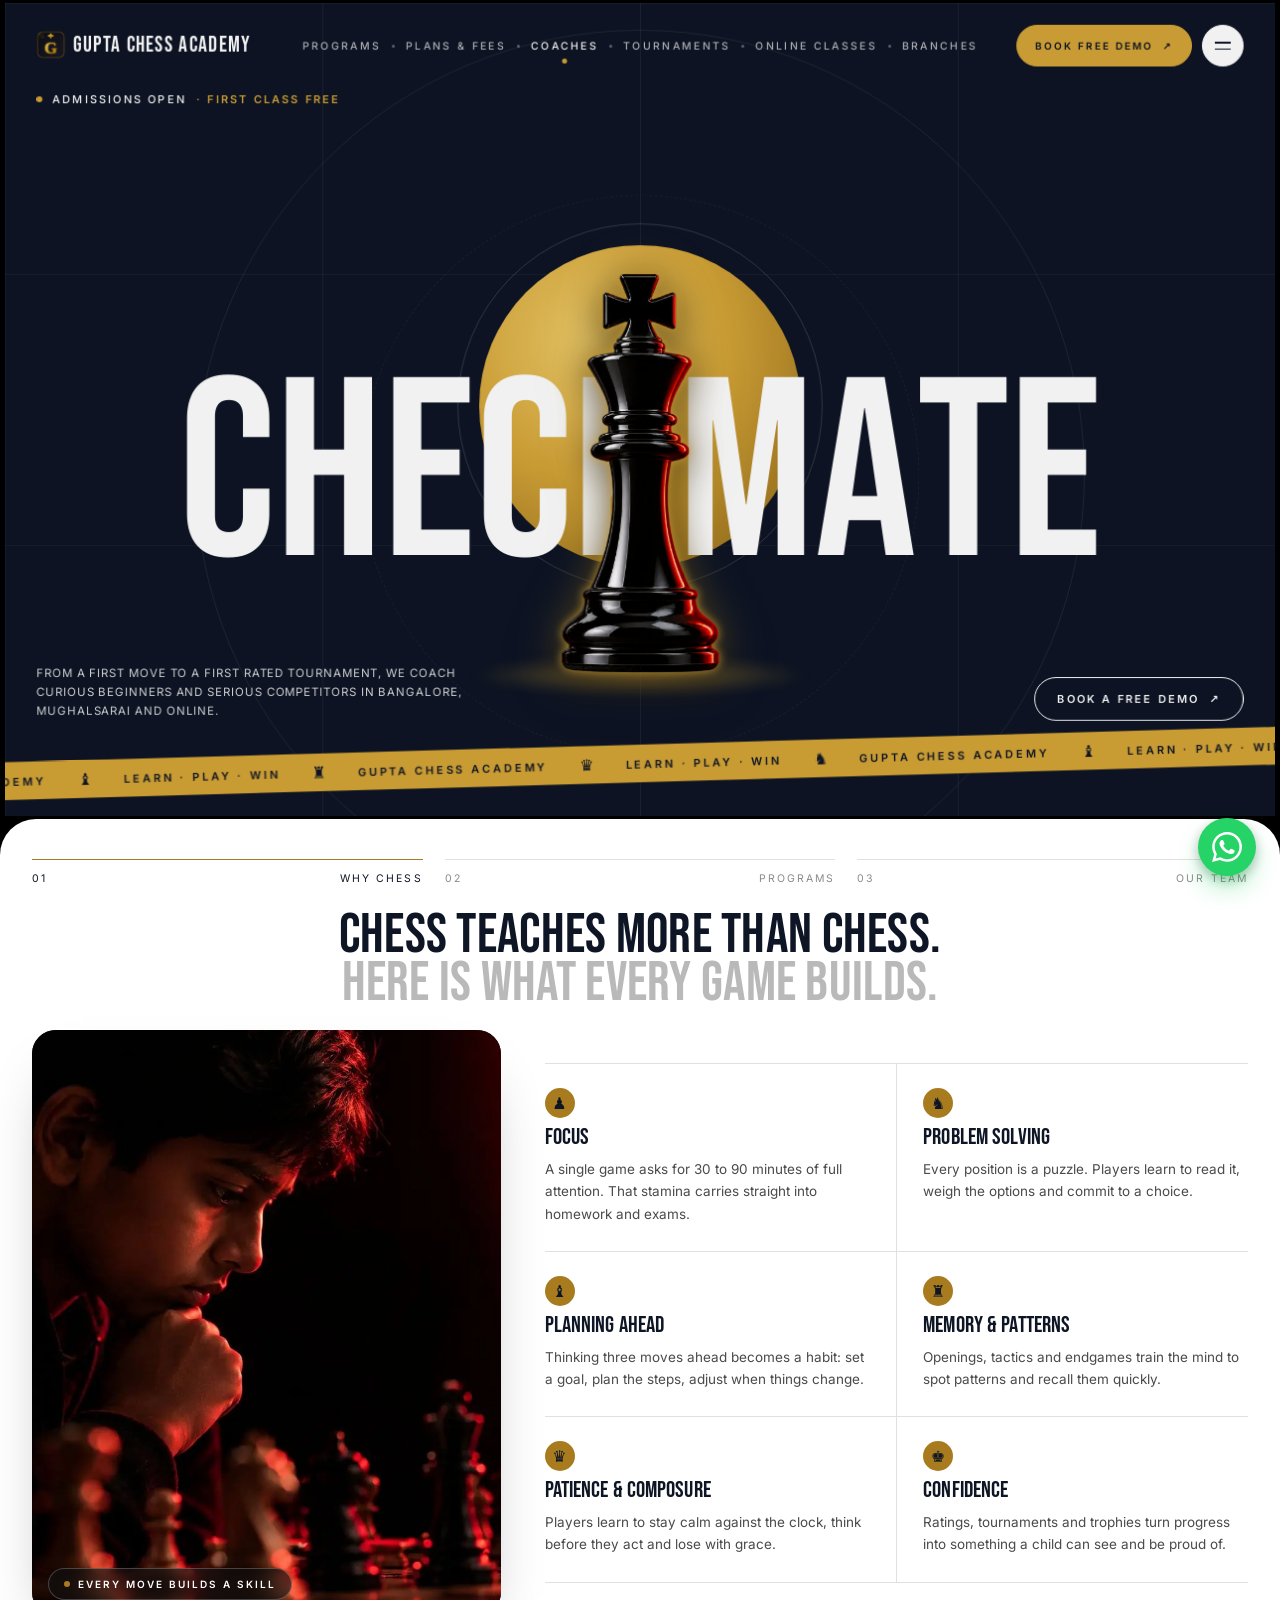
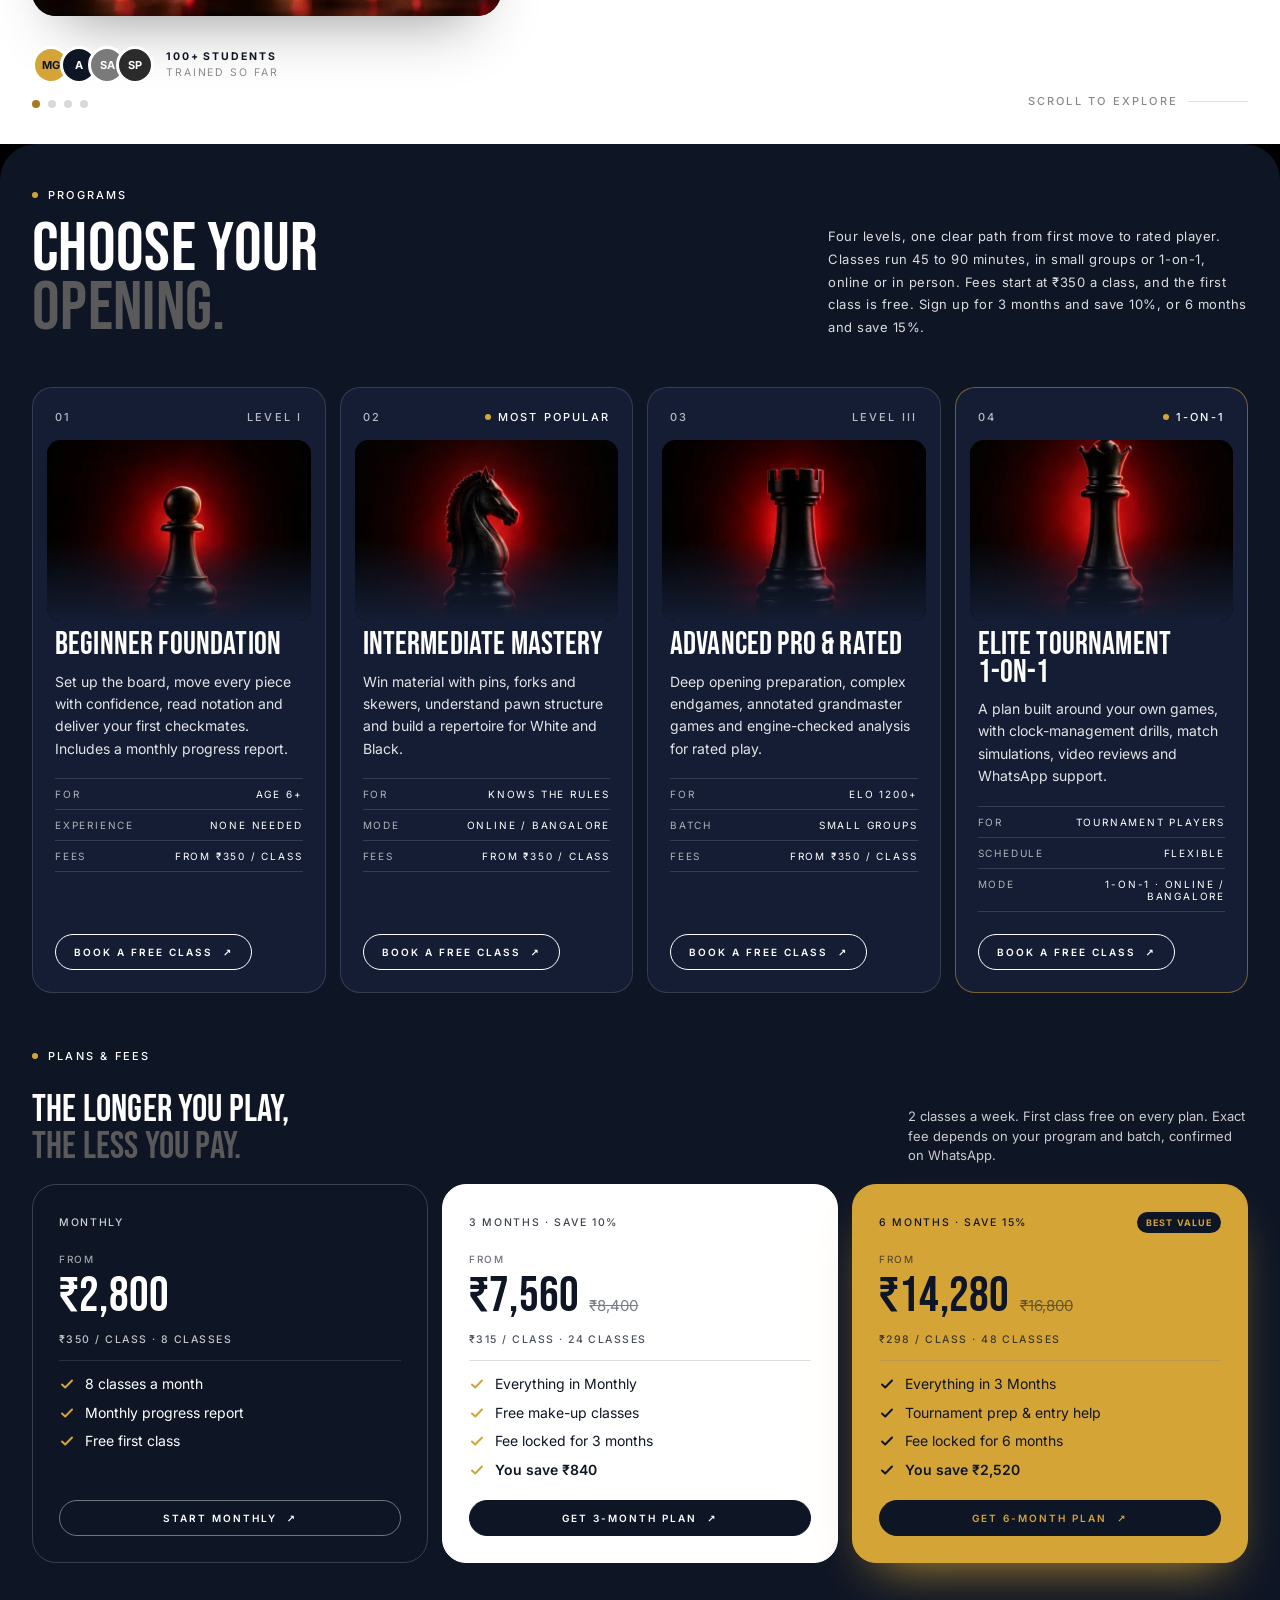
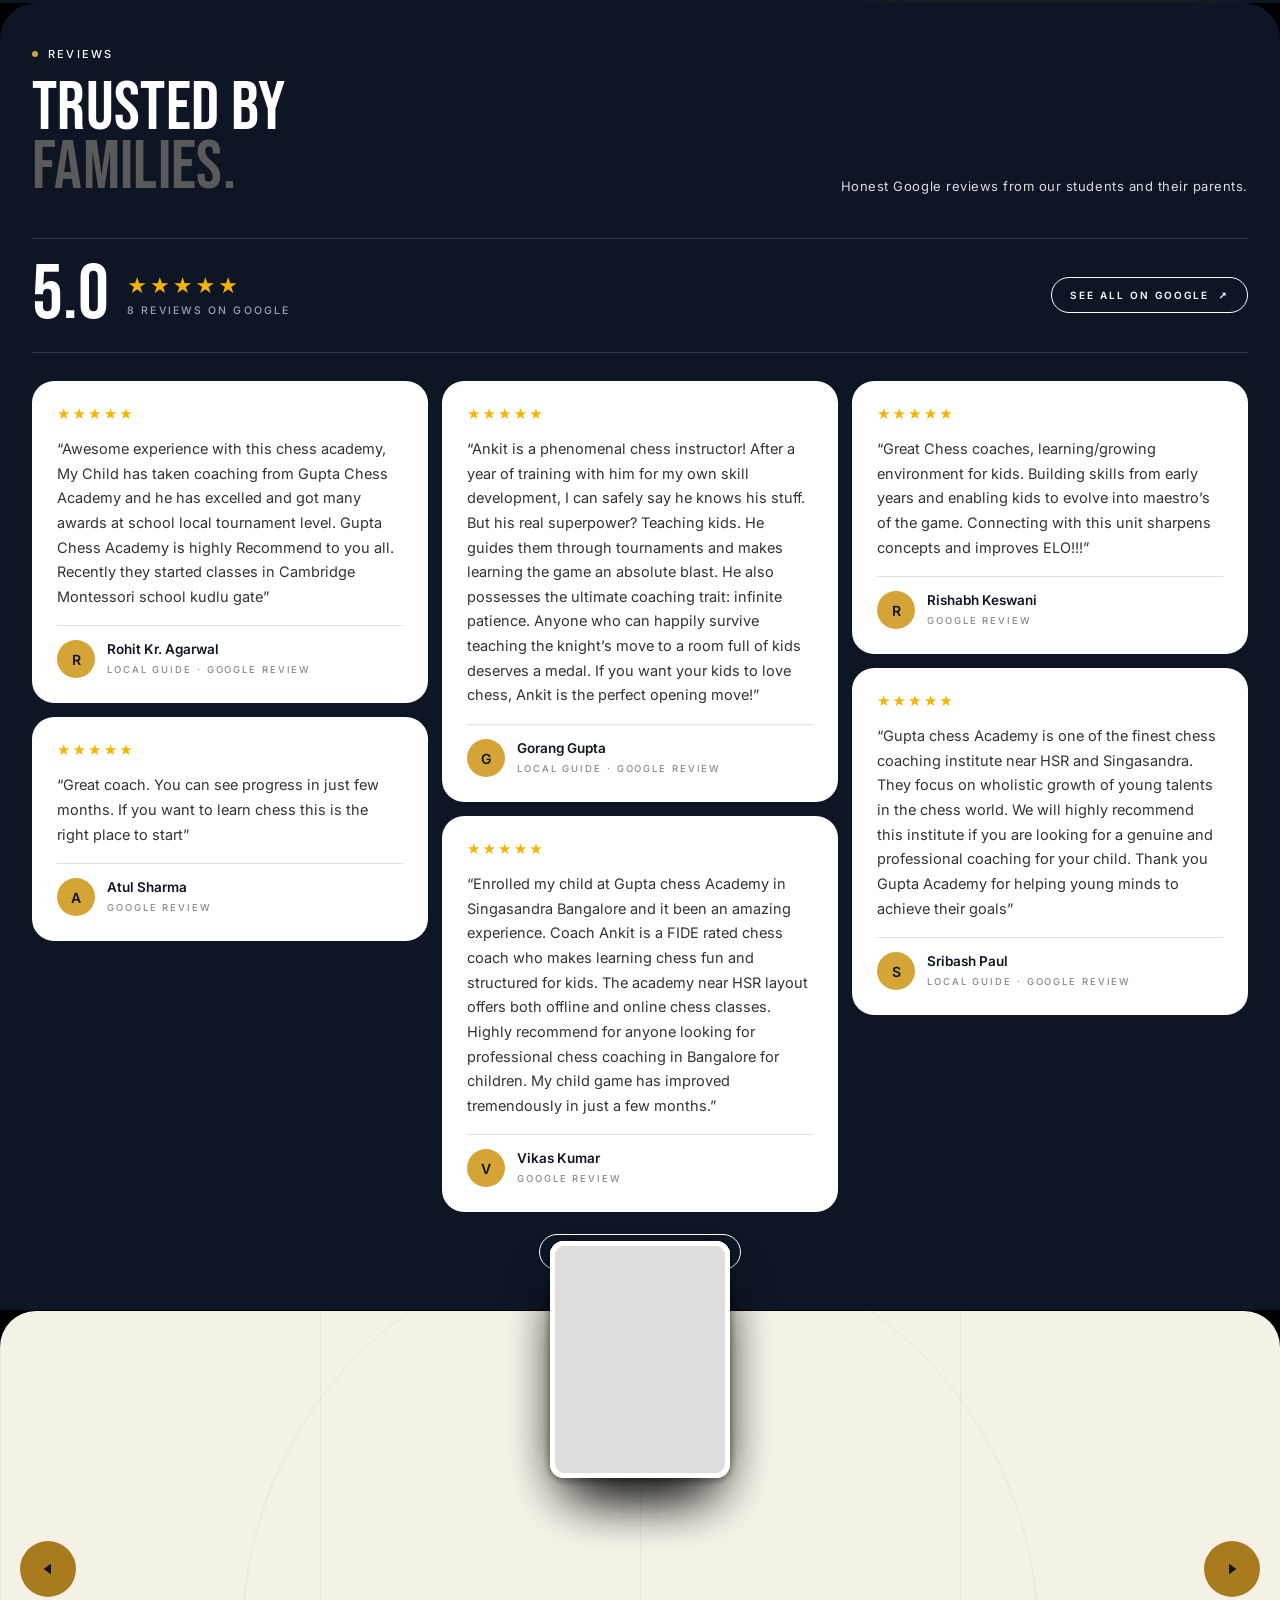
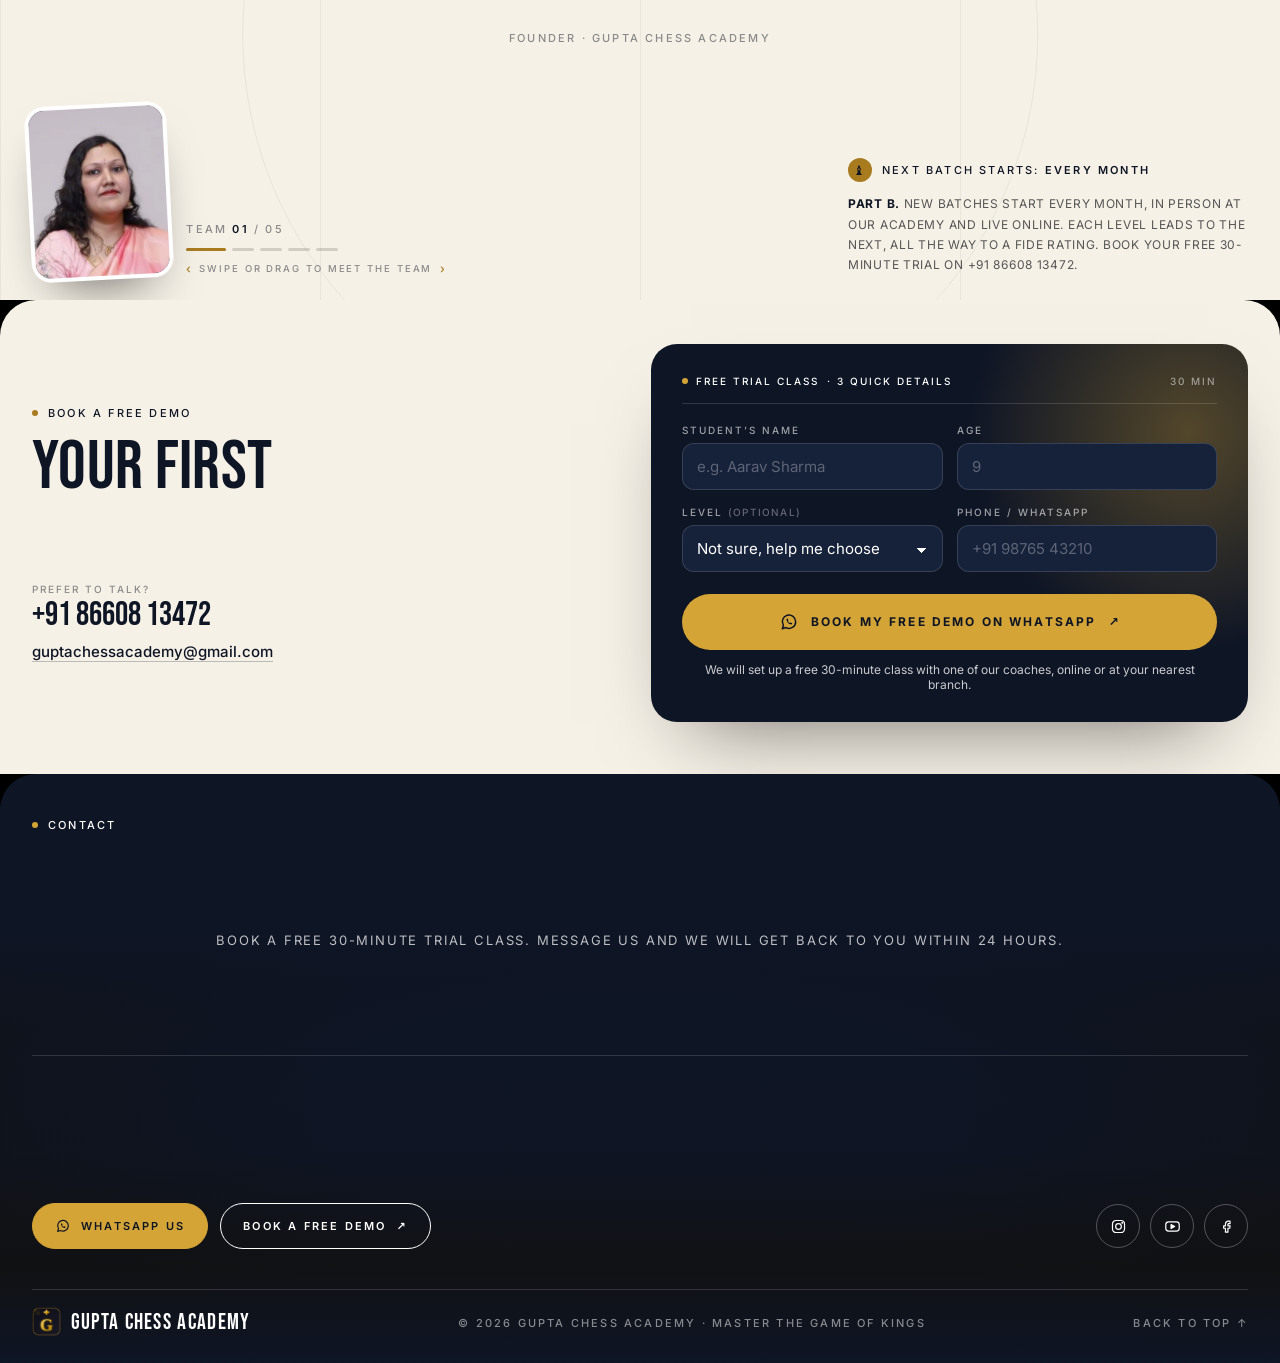
<file: index.html>
<!doctype html>
<html lang="en">
<head>
<meta charset="utf-8">
<meta name="viewport" content="width=device-width, initial-scale=1, viewport-fit=cover">
<title>Gupta Chess Academy — Learn · Play · Win</title>
<meta name="description" content="Gupta Chess Academy, Bangalore — chess coaching from first moves to FIDE-rated tournaments, online and in person. First class free.">
<link rel="canonical" href="https://guptachessacademy.com/">
<link rel="icon" href="/favicon.ico" sizes="any">
<link rel="icon" type="image/png" sizes="32x32" href="/favicon-32.png">
<link rel="icon" type="image/png" sizes="192x192" href="/favicon-192.png">
<link rel="apple-touch-icon" sizes="180x180" href="/apple-touch-icon.png">
<meta name="theme-color" content="#0E1525">
<meta property="og:type" content="website">
<meta property="og:site_name" content="Gupta Chess Academy">
<meta property="og:title" content="Gupta Chess Academy — Learn · Play · Win">
<meta property="og:description" content="Gupta Chess Academy, Bangalore — chess coaching from first moves to FIDE-rated tournaments, online and in person. First class free.">
<meta property="og:url" content="https://guptachessacademy.com/">
<meta property="og:image" content="https://guptachessacademy.com/footer.jpg">
<meta name="twitter:card" content="summary_large_image">
<link rel="preload" href="/fonts/bebas-neue-latin-400-normal.woff2" as="font" type="font/woff2" crossorigin>
<link rel="preload" href="/fonts/inter-latin-400-normal.woff2" as="font" type="font/woff2" crossorigin>
<script>
  // Hide hero intro elements only when we can animate them in.
  if (!window.matchMedia('(prefers-reduced-motion: reduce)').matches) {
    document.documentElement.classList.add('anim');
  }
</script>
<link rel="preload" href="/king.webp" as="image" type="image/webp" fetchpriority="high">
<link rel="stylesheet" href="/site.min.css?v=ad68f6ea">
<script type="application/ld+json">{"@context": "https://schema.org", "@graph": [{"@type": "EducationalOrganization", "@id": "https://guptachessacademy.com/#org", "name": "Gupta Chess Academy", "url": "https://guptachessacademy.com/", "logo": "https://guptachessacademy.com/favicon-512.png", "image": "https://guptachessacademy.com/footer.jpg", "description": "Chess coaching from first moves to FIDE-rated tournaments, online and in person.", "telephone": "+91-86608-13472", "email": "guptachessacademy@gmail.com", "sameAs": ["https://www.instagram.com/chesswithpurvi/", "https://www.youtube.com/@chesswithpurvi", "https://www.facebook.com/profile.php?id=61555168469213"], "founder": [{"@type": "Person", "name": "Minu Gupta"}, {"@type": "Person", "name": "Ankit"}]}, {"@type": "LocalBusiness", "@id": "https://guptachessacademy.com/#bangalore", "name": "Gupta Chess Academy — Bangalore", "url": "https://guptachessacademy.com/branches", "parentOrganization": {"@id": "https://guptachessacademy.com/#org"}, "telephone": "+91-86608-13472", "image": "https://guptachessacademy.com/footer.jpg", "address": {"@type": "PostalAddress", "streetAddress": "Splendid Skylines, Singasandra, beside Teatree Hospital", "addressLocality": "Bengaluru", "addressRegion": "Karnataka", "postalCode": "560068", "addressCountry": "IN"}, "openingHoursSpecification": [{"@type": "OpeningHoursSpecification", "dayOfWeek": ["Monday", "Tuesday", "Wednesday", "Thursday", "Friday", "Saturday"], "opens": "15:00", "closes": "20:00"}, {"@type": "OpeningHoursSpecification", "dayOfWeek": "Sunday", "opens": "10:00", "closes": "13:00"}]}, {"@type": "LocalBusiness", "@id": "https://guptachessacademy.com/#mughalsarai", "name": "Gupta Chess Academy — Mughalsarai", "url": "https://guptachessacademy.com/branches", "parentOrganization": {"@id": "https://guptachessacademy.com/#org"}, "telephone": "+91-86608-13472", "image": "https://guptachessacademy.com/footer.jpg", "address": {"@type": "PostalAddress", "streetAddress": "Lot No. 2, Pani Tanki Road", "addressLocality": "Mughalsarai, Chandauli", "addressRegion": "Uttar Pradesh", "addressCountry": "IN"}, "openingHoursSpecification": [{"@type": "OpeningHoursSpecification", "dayOfWeek": ["Monday", "Tuesday", "Wednesday", "Thursday", "Friday", "Saturday"], "opens": "15:00", "closes": "20:00"}, {"@type": "OpeningHoursSpecification", "dayOfWeek": "Sunday", "opens": "10:00", "closes": "13:00"}]}]}</script>
</head>
<body>
<div id="top" class="anchor"></div>

<!-- ============ MENU OVERLAY ============ -->
<div class="menu" aria-hidden="true" id="menu">
  <div class="menu-top">
    <a href="#top" class="logo" data-go="top"><img class="logo-mark" src="/logo.png" alt="" width="34" height="34">GUPTA CHESS ACADEMY</a>
    <button class="icon-btn close-btn" aria-label="Close menu" id="menuClose">
      <svg viewBox="0 0 24 24" fill="none" stroke="currentColor" stroke-width="2" stroke-linecap="round"><path d="M5 5l14 14M19 5L5 19"/></svg>
    </button>
  </div>
  <nav>
    <a href="#why" data-go="why"><span class="mi"><span>WHY CHESS</span></span><small>01</small></a>
    <a href="#programs" data-go="programs"><span class="mi"><span>PROGRAMS</span></span><small>02</small></a>
    <a href="#plans" data-go="plans"><span class="mi"><span>PLANS &amp; FEES</span></span><small>03</small></a>
    <a href="#reviews" data-go="reviews"><span class="mi"><span>REVIEWS</span></span><small>04</small></a>
    <a href="#founder" data-go="founder"><span class="mi"><span>COACHES</span></span><small>05</small></a>
    <a href="/tournaments"><span class="mi"><span>TOURNAMENTS</span></span><small>06</small></a>
    <a href="#programs" data-go="programs"><span class="mi"><span>ONLINE CLASSES</span></span><small>07</small></a>
    <a href="/branches"><span class="mi"><span>BRANCHES</span></span><small>08</small></a>
    <a href="#demo" data-go="demo" class="menu-demo"><span class="mi"><span>BOOK A FREE DEMO</span></span><small>09</small></a>
    <a href="#contact" data-go="contact"><span class="mi"><span>CONTACT</span></span><small>10</small></a>
  </nav>
  <div class="menu-foot cap">
    <span>Master the game of kings</span>
    <span>+91 86608 13472</span>
  </div>
</div>

<div class="m-cta" id="mCta" aria-hidden="true">
  <a href="#demo" data-go="demo" class="m-cta-main" tabindex="-1"><span class="m-cta-ic">&#x265A;&#xFE0E;</span>BOOK A FREE DEMO<span class="arr">↗</span></a>
  <a href="https://wa.me/918660813472?text=Hi%21%20I%27d%20like%20to%20know%20more%20about%20chess%20classes%20at%20Gupta%20Chess%20Academy." target="_blank" rel="noopener" class="m-cta-wa" aria-label="WhatsApp us" tabindex="-1"><svg viewBox="0 0 24 24" fill="currentColor" aria-hidden="true"><path d="M17.472 14.382c-.297-.149-1.758-.867-2.03-.967-.273-.099-.471-.148-.67.15-.197.297-.767.966-.94 1.164-.173.199-.347.223-.644.075-.297-.15-1.255-.463-2.39-1.475-.883-.788-1.48-1.761-1.653-2.059-.173-.297-.018-.458.13-.606.134-.133.298-.347.446-.52.149-.174.198-.298.298-.497.099-.198.05-.371-.025-.52-.075-.149-.669-1.612-.916-2.207-.242-.579-.487-.5-.669-.51-.173-.008-.371-.01-.57-.01-.198 0-.52.074-.792.372-.272.297-1.04 1.016-1.04 2.479 0 1.462 1.065 2.875 1.213 3.074.149.198 2.096 3.2 5.077 4.487.709.306 1.262.489 1.694.625.712.227 1.36.195 1.871.118.571-.085 1.758-.719 2.006-1.413.248-.694.248-1.289.173-1.413-.074-.124-.272-.198-.57-.347m-5.421 7.403h-.004a9.87 9.87 0 01-5.031-1.378l-.361-.214-3.741.982.998-3.648-.235-.374a9.86 9.86 0 01-1.51-5.26c.001-5.45 4.436-9.884 9.888-9.884 2.64 0 5.122 1.03 6.988 2.898a9.825 9.825 0 012.893 6.994c-.003 5.45-4.437 9.884-9.885 9.884m8.413-18.297A11.815 11.815 0 0012.05 0C5.495 0 .16 5.335.157 11.892c0 2.096.547 4.142 1.588 5.945L.057 24l6.305-1.654a11.882 11.882 0 005.683 1.448h.005c6.554 0 11.89-5.335 11.893-11.893a11.821 11.821 0 00-3.48-8.413Z"/></svg></a>
</div>

<main class="frame">

<section class="panel hero" id="p-hero">
  <div class="panel-inner">
    <div class="bg-grid"></div>
    <div class="ring r1"></div><div class="ring r2"></div>

    <header class="nav h-fade">
      <a href="#top" class="logo" data-go="top" aria-label="Gupta Chess Academy home"><img class="logo-mark" src="/logo.png" alt="" width="34" height="34">GUPTA CHESS ACADEMY</a>
      <nav class="links" aria-label="Primary">
        <a href="#programs" data-go="programs">PROGRAMS</a><i class="sep"></i>
        <a href="#plans" data-go="plans">PLANS &amp; FEES</a><i class="sep"></i>
        <a href="#founder" data-go="founder">COACHES</a><i class="sep"></i>
        <a href="/tournaments">TOURNAMENTS</a><i class="sep"></i>
        <a href="#programs" data-go="programs">ONLINE CLASSES</a><i class="sep"></i>
        <a href="/branches">BRANCHES</a>
      </nav>
      <div class="nav-r">
        <a class="btn solid sm nav-cta" href="#demo" data-go="demo">BOOK FREE DEMO <span class="arr">↗</span></a>
        <button class="icon-btn menu-btn" aria-label="Open menu" aria-expanded="false" aria-controls="menu" id="menuBtn">
          <span class="bars"><i></i><i></i></span>
        </button>
      </div>
    </header>

    <div class="meta h-fade">
      <div class="admit cap"><span class="dot-red"></span>ADMISSIONS OPEN <b>· FIRST CLASS FREE</b></div>
    </div>

    <div class="stage">
      <div class="h-stack" data-fit="hero">
        <div class="h-circle">
          <div class="h-ring"></div>
          <div class="h-circle-fill"></div>
        </div>
        <div class="king-wrap" aria-hidden="true">
          <div class="king-par">
            <img class="king" src="king.webp" alt="Glossy black chess king piece" width="562" height="1418" fetchpriority="high" decoding="async">
          </div>
        </div>
        <h1 class="h-title" data-measure aria-label="Checkmate">
          <span class="ch"><span>C</span></span><span class="ch"><span>H</span></span><span class="ch"><span>E</span></span><span class="ch"><span>C</span></span><span class="ch"><span>K</span></span><span class="gap" aria-hidden="true"></span><span class="ch"><span>M</span></span><span class="ch"><span>A</span></span><span class="ch"><span>T</span></span><span class="ch"><span>E</span></span>
        </h1>
      </div>
    </div>

    <div class="h-bottom h-fade">
      <p class="m-tag cap">Chess coaching for all ages · Bangalore, Mughalsarai &amp; online · <b>First class free</b></p>
      <div class="story">
        <p>From a first move to a first rated tournament, we coach curious beginners and serious competitors in Bangalore, Mughalsarai and online.</p>
      </div>
      <div class="cta-group">
        <a href="#demo" data-go="demo" class="btn">BOOK A FREE DEMO <span class="arr">↗</span></a>
      </div>
    </div>

    <div class="tickers h-fade" aria-hidden="true">
      <div class="strip s-red"><div class="track"></div></div>
    </div>

    <div class="shade"></div>
  </div>
</section>

<div class="anchor" id="why"></div>
<div class="anchor" id="why"></div>
<section class="panel info" id="p-info">
  <div class="panel-inner">
    <div class="faint"></div>
    <div class="tabs">
      <a href="#why" class="tab on" data-go="why"><span>01</span><span>WHY CHESS</span></a>
      <a href="#programs" class="tab" data-go="programs"><span>02</span><span>PROGRAMS</span></a>
      <a href="#founder" class="tab" data-go="founder"><span>03</span><span>OUR TEAM</span></a>
    </div>

    <h2 class="info-h disp">
      <span class="m"><span>CHESS TEACHES MORE THAN CHESS.</span></span>
      <span class="m"><span class="l2">HERE IS WHAT EVERY GAME BUILDS.</span></span>
    </h2>

    <div class="why-wrap">
      <figure class="why-fig">
        <img src="why-chess.webp" alt="Young student resting his chin on his hand, studying a chessboard in red light" loading="lazy" decoding="async">
        <figcaption class="pill-cap"><i class="dot-red"></i>EVERY MOVE BUILDS A SKILL</figcaption>
      </figure>
    <div class="why-grid">
      <article class="why"><span class="red-ic">&#x265F;&#xFE0E;</span><h3 class="disp">Focus</h3><p>A single game asks for 30 to 90 minutes of full attention. That stamina carries straight into homework and exams.</p></article>
      <article class="why"><span class="red-ic">&#x265E;&#xFE0E;</span><h3 class="disp">Problem solving</h3><p>Every position is a puzzle. Players learn to read it, weigh the options and commit to a choice.</p></article>
      <article class="why"><span class="red-ic">&#x265D;&#xFE0E;</span><h3 class="disp">Planning ahead</h3><p>Thinking three moves ahead becomes a habit: set a goal, plan the steps, adjust when things change.</p></article>
      <article class="why"><span class="red-ic">&#x265C;&#xFE0E;</span><h3 class="disp">Memory &amp; patterns</h3><p>Openings, tactics and endgames train the mind to spot patterns and recall them quickly.</p></article>
      <article class="why"><span class="red-ic">&#x265B;&#xFE0E;</span><h3 class="disp">Patience &amp; composure</h3><p>Players learn to stay calm against the clock, think before they act and lose with grace.</p></article>
      <article class="why"><span class="red-ic">&#x265A;&#xFE0E;</span><h3 class="disp">Confidence</h3><p>Ratings, tournaments and trophies turn progress into something a child can see and be proud of.</p></article>
    </div>
    </div>

    <div class="info-foot">
      <div>
        <div class="avatars">
          <span style="background:#D4A437;color:#0E1525">MG</span><span style="background:#0E1525">A</span><span style="background:#7a7a7a">SA</span><span style="background:#2b2b2b">SP</span>
          <div class="av-txt"><b>100+ students</b><br>trained so far</div>
        </div>
        <div class="pdots"><i class="on"></i><i></i><i></i><i></i></div>
      </div>
      <div class="scroll-cue cap">SCROLL TO EXPLORE <span class="ln"></span></div>
    </div>
    <div class="shade"></div>
  </div>
</section>

<div class="anchor" id="programs"></div>
<div class="anchor" id="programs"></div>
<section class="panel programs" id="p-programs">
  <div class="panel-inner">
    <div class="sec-head">
      <div>
        <div class="sec-label cap"><span class="dot-red"></span>PROGRAMS</div>
        <h2 class="sec-title disp"><span class="m"><span>CHOOSE YOUR</span></span><span class="m"><span class="dim">OPENING.</span></span></h2>
      </div>
      <p class="sec-copy"><span class="m"><span>Four levels, one clear path from first move to rated player. Classes run 45 to 90 minutes, in small groups or 1-on-1, online or in person. Fees start at ₹350 a class, and the first class is free. Sign up for 3 months and save 10%, or 6 months and save 15%.</span></span></p>
    </div>

    <div class="swipe-note cap"><span>4 programs</span><span>Swipe <i>→</i></span></div>
    <div class="p-grid">
      <article class="p-card">
        <div class="p-top cap"><span>01</span><span>LEVEL I</span></div>
        <div class="p-media"><img src="program-pawn.webp" alt="Black pawn lit by a crimson glow" loading="lazy" decoding="async"></div>
        <h3 class="p-title disp">BEGINNER FOUNDATION</h3>
        <p class="p-desc">Set up the board, move every piece with confidence, read notation and deliver your first checkmates. Includes a monthly progress report.</p>
        <ul class="p-meta"><li><span>For</span>Age 6+</li><li><span>Experience</span>None needed</li><li><span>Fees</span>From ₹350 / class</li></ul>
        <a href="#demo" data-go="demo" data-program="Beginner Foundation" class="btn sm">BOOK A FREE CLASS <span class="arr">↗</span></a>
      </article>
      <article class="p-card">
        <div class="p-top cap"><span>02</span><span class="live"><i class="dot-red"></i>MOST POPULAR</span></div>
        <div class="p-media"><img src="program-knight.webp" alt="Black knight lit by a crimson glow" loading="lazy" decoding="async"></div>
        <h3 class="p-title disp">INTERMEDIATE MASTERY</h3>
        <p class="p-desc">Win material with pins, forks and skewers, understand pawn structure and build a repertoire for White and Black.</p>
        <ul class="p-meta"><li><span>For</span>Knows the rules</li><li><span>Mode</span>Online / Bangalore</li><li><span>Fees</span>From ₹350 / class</li></ul>
        <a href="#demo" data-go="demo" data-program="Intermediate Mastery" class="btn sm">BOOK A FREE CLASS <span class="arr">↗</span></a>
      </article>
      <article class="p-card">
        <div class="p-top cap"><span>03</span><span>LEVEL III</span></div>
        <div class="p-media"><img src="program-rook.webp" alt="Black rook lit by a crimson glow" loading="lazy" decoding="async"></div>
        <h3 class="p-title disp">ADVANCED PRO &amp; RATED</h3>
        <p class="p-desc">Deep opening preparation, complex endgames, annotated grandmaster games and engine-checked analysis for rated play.</p>
        <ul class="p-meta"><li><span>For</span>ELO 1200+</li><li><span>Batch</span>Small groups</li><li><span>Fees</span>From ₹350 / class</li></ul>
        <a href="#demo" data-go="demo" data-program="Advanced Pro &amp; Rated" class="btn sm">BOOK A FREE CLASS <span class="arr">↗</span></a>
      </article>
      <article class="p-card feat">
        <div class="p-top cap"><span>04</span><span class="live"><i class="dot-red"></i>1-ON-1</span></div>
        <div class="p-media"><img src="program-queen.webp" alt="Black queen lit by a crimson glow" loading="lazy" decoding="async"></div>
        <h3 class="p-title disp">ELITE TOURNAMENT <span class="nw">1-ON-1</span></h3>
        <p class="p-desc">A plan built around your own games, with clock-management drills, match simulations, video reviews and WhatsApp support.</p>
        <ul class="p-meta"><li><span>For</span>Tournament players</li><li><span>Schedule</span>Flexible</li><li><span>Mode</span>1-on-1 · Online / Bangalore</li></ul>
        <a href="#demo" data-go="demo" data-program="Elite Tournament 1-on-1" class="btn sm">BOOK A FREE CLASS <span class="arr">↗</span></a>
      </article>
    </div>
    <div class="plans" id="plans">
      <div class="of-intro">
        <div class="sec-label cap"><span class="dot-red"></span>PLANS &amp; FEES</div>
        <h3 class="of-title disp"><span class="m"><span>THE LONGER YOU PLAY,</span></span><span class="m"><span class="dim">THE LESS YOU PAY.</span></span></h3>
        <p class="pl-note">2 classes a week. First class free on every plan. Exact fee depends on your program and batch, confirmed on WhatsApp.</p>
      </div>
      <div class="pl-grid">
      <article class="pl-card">
        <div class="pl-tag cap">MONTHLY</div>
        <div class="pl-price"><span class="pl-from cap">from</span><b class="disp">₹2,800</b></div>
        <div class="pl-per cap">₹350 / class · 8 classes</div>
        <ul class="pl-list"><li><svg viewBox="0 0 16 16" aria-hidden="true"><path d="M3 8.5l3.2 3L13 4.5" fill="none" stroke="currentColor" stroke-width="2" stroke-linecap="round" stroke-linejoin="round"/></svg><span>8 classes a month</span></li><li><svg viewBox="0 0 16 16" aria-hidden="true"><path d="M3 8.5l3.2 3L13 4.5" fill="none" stroke="currentColor" stroke-width="2" stroke-linecap="round" stroke-linejoin="round"/></svg><span>Monthly progress report</span></li><li><svg viewBox="0 0 16 16" aria-hidden="true"><path d="M3 8.5l3.2 3L13 4.5" fill="none" stroke="currentColor" stroke-width="2" stroke-linecap="round" stroke-linejoin="round"/></svg><span>Free first class</span></li></ul>
        <a class="btn sm pl-btn" href="https://wa.me/918660813472?text=Hi%21%20I%27m%20interested%20in%20the%20Monthly%20plan%20%28from%20%E2%82%B92%2C800%29.%20Can%20you%20share%20details%3F" target="_blank" rel="noopener">START MONTHLY <span class="arr">&#8599;</span></a>
      </article>
      <article class="pl-card">
        <div class="pl-tag cap">3 MONTHS · SAVE 10%</div>
        <div class="pl-price"><span class="pl-from cap">from</span><b class="disp">₹7,560</b><s class="pl-was">₹8,400</s></div>
        <div class="pl-per cap">₹315 / class · 24 classes</div>
        <ul class="pl-list"><li><svg viewBox="0 0 16 16" aria-hidden="true"><path d="M3 8.5l3.2 3L13 4.5" fill="none" stroke="currentColor" stroke-width="2" stroke-linecap="round" stroke-linejoin="round"/></svg><span>Everything in Monthly</span></li><li><svg viewBox="0 0 16 16" aria-hidden="true"><path d="M3 8.5l3.2 3L13 4.5" fill="none" stroke="currentColor" stroke-width="2" stroke-linecap="round" stroke-linejoin="round"/></svg><span>Free make-up classes</span></li><li><svg viewBox="0 0 16 16" aria-hidden="true"><path d="M3 8.5l3.2 3L13 4.5" fill="none" stroke="currentColor" stroke-width="2" stroke-linecap="round" stroke-linejoin="round"/></svg><span>Fee locked for 3 months</span></li><li><svg viewBox="0 0 16 16" aria-hidden="true"><path d="M3 8.5l3.2 3L13 4.5" fill="none" stroke="currentColor" stroke-width="2" stroke-linecap="round" stroke-linejoin="round"/></svg><span>You save ₹840</span></li></ul>
        <a class="btn sm pl-btn" href="https://wa.me/918660813472?text=Hi%21%20I%27m%20interested%20in%20the%203-Month%20plan%20%28from%20%E2%82%B97%2C560%29.%20Can%20you%20share%20details%3F" target="_blank" rel="noopener">GET 3-MONTH PLAN <span class="arr">&#8599;</span></a>
      </article>
      <article class="pl-card best">
        <div class="pl-tag cap">6 MONTHS · SAVE 15% <span class="pl-badge">BEST VALUE</span></div>
        <div class="pl-price"><span class="pl-from cap">from</span><b class="disp">₹14,280</b><s class="pl-was">₹16,800</s></div>
        <div class="pl-per cap">₹298 / class · 48 classes</div>
        <ul class="pl-list"><li><svg viewBox="0 0 16 16" aria-hidden="true"><path d="M3 8.5l3.2 3L13 4.5" fill="none" stroke="currentColor" stroke-width="2" stroke-linecap="round" stroke-linejoin="round"/></svg><span>Everything in 3 Months</span></li><li><svg viewBox="0 0 16 16" aria-hidden="true"><path d="M3 8.5l3.2 3L13 4.5" fill="none" stroke="currentColor" stroke-width="2" stroke-linecap="round" stroke-linejoin="round"/></svg><span>Tournament prep &amp; entry help</span></li><li><svg viewBox="0 0 16 16" aria-hidden="true"><path d="M3 8.5l3.2 3L13 4.5" fill="none" stroke="currentColor" stroke-width="2" stroke-linecap="round" stroke-linejoin="round"/></svg><span>Fee locked for 6 months</span></li><li><svg viewBox="0 0 16 16" aria-hidden="true"><path d="M3 8.5l3.2 3L13 4.5" fill="none" stroke="currentColor" stroke-width="2" stroke-linecap="round" stroke-linejoin="round"/></svg><span>You save ₹2,520</span></li></ul>
        <a class="btn sm pl-btn" href="https://wa.me/918660813472?text=Hi%21%20I%27m%20interested%20in%20the%206-Month%20plan%20%28from%20%E2%82%B914%2C280%29.%20Can%20you%20share%20details%3F" target="_blank" rel="noopener">GET 6-MONTH PLAN <span class="arr">&#8599;</span></a>
      </article>
      </div>
    </div>
    <div class="shade"></div>
  </div>
</section>

<div class="anchor" id="reviews"></div>
<div class="anchor" id="reviews"></div>
<section class="panel reviews" id="p-reviews">
  <div class="panel-inner">
    <div class="sec-head">
      <div>
        <div class="sec-label cap"><span class="dot-red"></span>REVIEWS</div>
        <h2 class="sec-title disp"><span class="m"><span>TRUSTED BY</span></span><span class="m"><span class="dim">FAMILIES.</span></span></h2>
      </div>
      <p class="sec-copy"><span class="m"><span>Honest Google reviews from our students and their parents.</span></span></p>
    </div>
    <div class="rv-bar">
      <div class="rv-score"><span class="rv-num disp">5.0</span><div><div class="rv-stars big" aria-hidden="true">&#9733;&#9733;&#9733;&#9733;&#9733;</div><div class="rv-count cap">8 REVIEWS ON GOOGLE</div></div></div>
      <a class="btn sm" href="https://www.google.com/search?q=gupta+chess+academy+bangalore+reviews" target="_blank" rel="noopener">SEE ALL ON GOOGLE <span class="arr">&#8599;</span></a>
    </div>
    <div class="swipe-note cap"><span>6 of 8 reviews</span><span>Swipe <i>&rarr;</i></span></div>
    <div class="rv-grid swipe"><article class="rv-card"><div class="rv-stars" role="img" aria-label="5 out of 5 stars">&#9733;&#9733;&#9733;&#9733;&#9733;</div><p class="rv-text">&ldquo;Awesome experience with this chess academy, My Child has taken coaching from Gupta Chess Academy and he has excelled and got many awards at school local tournament level. Gupta Chess Academy is highly Recommend to you all. Recently they started classes in Cambridge Montessori school kudlu gate&rdquo;</p><div class="rv-by"><span class="rv-av" aria-hidden="true">R</span><div><b>Rohit Kr. Agarwal</b><small class="cap">Local Guide &middot; Google review</small></div></div></article><article class="rv-card"><div class="rv-stars" role="img" aria-label="5 out of 5 stars">&#9733;&#9733;&#9733;&#9733;&#9733;</div><p class="rv-text">&ldquo;Great coach. You can see progress in just few months. If you want to learn chess this is the right place to start&rdquo;</p><div class="rv-by"><span class="rv-av" aria-hidden="true">A</span><div><b>Atul Sharma</b><small class="cap">Google review</small></div></div></article><article class="rv-card"><div class="rv-stars" role="img" aria-label="5 out of 5 stars">&#9733;&#9733;&#9733;&#9733;&#9733;</div><p class="rv-text">&ldquo;Ankit is a phenomenal chess instructor! After a year of training with him for my own skill development, I can safely say he knows his stuff. But his real superpower? Teaching kids. He guides them through tournaments and makes learning the game an absolute blast. He also possesses the ultimate coaching trait: infinite patience. Anyone who can happily survive teaching the knight&rsquo;s move to a room full of kids deserves a medal. If you want your kids to love chess, Ankit is the perfect opening move!&rdquo;</p><div class="rv-by"><span class="rv-av" aria-hidden="true">G</span><div><b>Gorang Gupta</b><small class="cap">Local Guide &middot; Google review</small></div></div></article><article class="rv-card"><div class="rv-stars" role="img" aria-label="5 out of 5 stars">&#9733;&#9733;&#9733;&#9733;&#9733;</div><p class="rv-text">&ldquo;Enrolled my child at Gupta chess Academy in Singasandra Bangalore and it been an amazing experience. Coach Ankit is a FIDE rated chess coach who makes learning chess fun and structured for kids. The academy near HSR layout offers both offline and online chess classes. Highly recommend for anyone looking for professional chess coaching in Bangalore for children. My child game has improved tremendously in just a few months.&rdquo;</p><div class="rv-by"><span class="rv-av" aria-hidden="true">V</span><div><b>Vikas Kumar</b><small class="cap">Google review</small></div></div></article><article class="rv-card"><div class="rv-stars" role="img" aria-label="5 out of 5 stars">&#9733;&#9733;&#9733;&#9733;&#9733;</div><p class="rv-text">&ldquo;Great Chess coaches, learning/growing environment for kids. Building skills from early years and enabling kids to evolve into maestro&rsquo;s of the game. Connecting with this unit sharpens concepts and improves ELO!!!&rdquo;</p><div class="rv-by"><span class="rv-av" aria-hidden="true">R</span><div><b>Rishabh Keswani</b><small class="cap">Google review</small></div></div></article><article class="rv-card"><div class="rv-stars" role="img" aria-label="5 out of 5 stars">&#9733;&#9733;&#9733;&#9733;&#9733;</div><p class="rv-text">&ldquo;Gupta chess Academy is one of the finest chess coaching institute near HSR and Singasandra. They focus on wholistic growth of young talents in the chess world. We will highly recommend this institute if you are looking for a genuine and professional coaching for your child. Thank you Gupta Academy for helping young minds to achieve their goals&rdquo;</p><div class="rv-by"><span class="rv-av" aria-hidden="true">S</span><div><b>Sribash Paul</b><small class="cap">Local Guide &middot; Google review</small></div></div></article></div>
    <div class="rv-more"><a class="btn sm" href="/reviews">READ ALL 8 REVIEWS <span class="arr">&#8599;</span></a></div>
  </div>
</section>

<div class="anchor" id="founder"></div>
<section class="panel founder" id="p-founder">
  <div class="panel-inner">
    <div class="bg-lines"></div>

    <!-- Fanned gallery cards (card1-4.webp) -->
    <div class="fan">
      <div class="card"><div class="card-img"><img src="card1.webp" alt="Young student concentrating over a chess game in red light" loading="lazy" decoding="async"></div></div>
      <div class="card"><div class="card-img"><img src="card2.webp" alt="Hand moving a wooden knight across a chessboard" loading="lazy" decoding="async"></div></div>
      <div class="card"><div class="card-img"><img src="card3.webp" alt="Player pressing a chess clock during a tournament game" loading="lazy" decoding="async"></div></div>
      <div class="card"><div class="card-img"><img src="card4.webp" alt="Gold trophy standing beside a chessboard" loading="lazy" decoding="async"></div></div>
    </div>


    <div class="credit">
      <button class="arrow prev" aria-label="Previous coach"><svg viewBox="0 0 24 24" fill="currentColor"><path d="M16 5v14L6 12z"/></svg></button>
      <button class="arrow next" aria-label="Next coach"><svg viewBox="0 0 24 24" fill="currentColor"><path d="M8 5v14l10-7z"/></svg></button>
      <div class="sr-live" aria-live="polite"></div>
      <div class="cred-l-wrap"><div class="cred-l disp"><span class="cred-verb">FOUNDED</span><span class="by">by</span></div></div>
      <div class="cred-r-wrap"><div class="cred-r disp"><span class="cred-name">MINU GUPTA</span></div></div>
      <div class="cred-role cap">FOUNDER · GUPTA CHESS ACADEMY</div>
    </div>

    <div class="f-bottom">
      <div class="f-left">
        <!-- Coach photos: add coach1.webp … coach4.webp next to index.html (order = COACHES array) -->
        <div class="coach-photo">
          <div class="cp-fallback" aria-hidden="true"><span class="g cp-glyph">&#x265B;&#xFE0E;</span><small>COACH PHOTO</small></div>
          <img src="coach1.webp" alt="Portrait of Minu Gupta, founder" loading="lazy" decoding="async" style="opacity:0" onload="this.style.opacity=1" onerror="this.style.opacity=0">
        </div>
        <div>
          <div class="gallery cap">TEAM <b class="gal-n">01</b> / 05</div>
          <div class="f-dots"><i class="on"></i><i></i><i></i><i></i><i></i></div>
          <div class="swipe-hint cap"><i>‹</i>SWIPE OR DRAG TO MEET THE TEAM<i>›</i></div>
        </div>
      </div>
      <div class="next-batch">
        <div class="nb-h cap"><span class="red-ic">&#x265D;&#xFE0E;</span><span class="m"><span>NEXT BATCH STARTS: <b>EVERY MONTH</b></span></span></div>
        <p><span class="m"><span><b>PART B.</b> New batches start every month, in person at our academy and live online. Each level leads to the next, all the way to a FIDE rating. Book your free 30-minute trial on +91 86608 13472.</span></span></p>
      </div>
    </div>
    <div class="shade"></div>
  </div>
</section>

<div class="anchor" id="demo"></div>
<div class="anchor" id="demo"></div>
<section class="panel demo flow" id="p-demo">
  <div class="panel-inner">
    <div class="demo-grid">
      <div class="demo-copy">
        <div class="sec-label cap"><span class="dot-red"></span>BOOK A FREE DEMO</div>
        <h2 class="sec-title disp"><span class="m"><span>YOUR FIRST</span></span><span class="m"><span class="dim">CLASS IS FREE.</span></span></h2>
        <div class="demo-alt">
          <span class="cap">Prefer to talk?</span>
          <a href="tel:+918660813472" class="demo-phone">+91 86608 13472</a>
          <a href="mailto:guptachessacademy@gmail.com" class="demo-email">guptachessacademy@gmail.com</a>
        </div>
      </div>

      <form class="demo-card" id="demoForm" novalidate>
        <div class="dc-head"><span class="cap"><i class="dot-red"></i>FREE TRIAL CLASS<span class="dc-extra"> · 3 QUICK DETAILS</span></span><span class="cap dc-time">30 MIN</span></div>
        <div class="fields">
          <div class="field"><label for="d-name">Student’s name</label><input id="d-name" name="name" type="text" autocomplete="name" placeholder="e.g. Aarav Sharma" required></div>
          <div class="field sm"><label for="d-age">Age</label><input id="d-age" name="age" type="number" inputmode="numeric" min="4" max="99" placeholder="9" required></div>
          <input type="hidden" id="d-program" name="program" value=""><input type="hidden" id="d-where" name="where" value="">
          <div class="field"><label for="d-level">Level <em>(optional)</em></label><select id="d-level" name="level"><option value="">Not sure, help me choose</option><optgroup label="Basic"><option value="Basic · Level 1">Basic · Level 1</option><option value="Basic · Level 2">Basic · Level 2</option><option value="Basic · Level 3">Basic · Level 3</option></optgroup><optgroup label="Intermediate"><option value="Intermediate · Level 1">Intermediate · Level 1</option><option value="Intermediate · Level 2">Intermediate · Level 2</option><option value="Intermediate · Level 3">Intermediate · Level 3</option></optgroup><optgroup label="Advanced"><option value="Advanced · Level 1">Advanced · Level 1</option><option value="Advanced · Level 2">Advanced · Level 2</option><option value="Advanced · Level 3">Advanced · Level 3</option></optgroup></select></div>
          <div class="field"><label for="d-phone">Phone / WhatsApp</label><input id="d-phone" name="phone" type="tel" inputmode="tel" autocomplete="tel" placeholder="+91 98765 43210" required></div>
        </div>
        <p class="d-error" id="dError" role="alert" hidden></p>
        <a class="d-submit" id="dSubmit" href="https://wa.me/918660813472" target="_blank" rel="noopener"><svg viewBox="0 0 24 24" fill="none" stroke="currentColor" stroke-width="1.8" stroke-linejoin="round" aria-hidden="true"><path d="M20 11.6a8 8 0 0 1-11.7 7.1L4 20l1.3-4.1A8 8 0 1 1 20 11.6z"/><path d="M9 8.5c0 3.5 2.5 6.3 6 6.5l1-1.5-2-1-1 .8c-1-.4-2-1.4-2.4-2.4l.8-1-1-2z" fill="currentColor" stroke="none"/></svg><span>BOOK MY FREE DEMO ON WHATSAPP</span><span class="arr">↗</span></a>
        <p class="d-note" id="dNote">We will set up a free 30-minute class with one of our coaches, online or at your nearest branch.</p>
      </form>
    </div>
    <div class="shade"></div>
  </div>
</section>

<div class="anchor" id="contact"></div>
<div class="anchor" id="contact"></div>
<section class="panel contact last" id="p-contact">
  <div class="panel-inner">
    <div class="c-bg"><img src="footer.webp" alt="Lone black king under a red spotlight on a chessboard" loading="lazy" decoding="async"></div>
    <div>
      <div class="sec-label cap" style="position:relative"><span class="dot-red"></span>CONTACT</div>
      <div class="lp-box">
        <div class="lp" data-fit="lp">
          <div class="lp-in" data-measure><span class="m"><span>LET<span class="apos">’</span>S PLAY</span></span></div>
        </div>
      </div>
      <p class="lp-sub"><span class="m"><span>Book a free 30-minute trial class. Message us and we will get back to you within 24 hours.</span></span></p>
    </div>

    <div>
      <div class="c-grid">
        <div><h4>Bangalore</h4><p>Splendid Skylines, Singasandra,<br>beside Teatree Hospital,<br>Bengaluru, Karnataka 560068</p></div>
        <div><h4>Mughalsarai</h4><p>Lot No. 2, Pani Tanki Road,<br>Mughalsarai, Chandauli,<br>Uttar Pradesh</p></div>
        <div><h4>Call · WhatsApp · Email</h4><p><a href="tel:+918660813472">+91 86608 13472</a><br><a href="mailto:guptachessacademy@gmail.com">guptachessacademy@gmail.com</a></p></div>
        <div><h4>Call us</h4><p>Mon – Sat · 3 PM – 8 PM<br>Sun · 10 AM – 1 PM<br><span class="soon">USA branch coming soon</span></p></div>
      </div>

      <div class="c-actions">
        <div class="btns">
          <a href="https://wa.me/918660813472" target="_blank" rel="noopener" class="btn solid">
            <svg viewBox="0 0 24 24" fill="none" stroke="currentColor" stroke-width="1.8" stroke-linejoin="round"><path d="M20 11.6a8 8 0 0 1-11.7 7.1L4 20l1.3-4.1A8 8 0 1 1 20 11.6z"/><path d="M9 8.5c0 3.5 2.5 6.3 6 6.5l1-1.5-2-1-1 .8c-1-.4-2-1.4-2.4-2.4l.8-1-1-2z" fill="currentColor" stroke="none"/></svg>
            WHATSAPP US</a>
          <a href="#demo" data-go="demo" class="btn" style="color:#fff">BOOK A FREE DEMO <span class="arr">↗</span></a>
        </div>
        <div class="socials">
          <a href="https://www.instagram.com/chesswithpurvi/" target="_blank" rel="noopener" aria-label="Instagram"><svg viewBox="0 0 24 24"><rect x="3.5" y="3.5" width="17" height="17" rx="5"/><circle cx="12" cy="12" r="4"/><circle cx="17.3" cy="6.7" r=".6" fill="currentColor"/></svg></a>
          <a href="https://www.youtube.com/@chesswithpurvi" target="_blank" rel="noopener" aria-label="YouTube"><svg viewBox="0 0 24 24"><rect x="2.5" y="5.5" width="19" height="13" rx="4"/><path d="M10 9.3l5 2.7-5 2.7z" fill="currentColor"/></svg></a>
          <a href="https://www.facebook.com/profile.php?id=61555168469213" target="_blank" rel="noopener" aria-label="Facebook"><svg viewBox="0 0 24 24"><path d="M14.5 8H17V4.5h-2.5A4 4 0 0 0 10.5 8.5V11H8v3.5h2.5V20H14v-5.5h2.6l.5-3.5H14V9a1 1 0 0 1 .5-1z"/></svg></a>
        </div>
      </div>

      <div class="f-bar cap">
        <a href="#top" class="logo" data-go="top"><img class="logo-mark" src="/logo.png" alt="" width="34" height="34">GUPTA CHESS ACADEMY</a>
        <span>© 2026 GUPTA CHESS ACADEMY · MASTER THE GAME OF KINGS</span>
        <a href="#top" data-go="top">BACK TO TOP ↑</a>
      </div>
    </div>
  </div>
</section>

</main>


<script defer src="/vendor/gsap-3.12.5.min.js"></script>
<script defer src="/vendor/ScrollTrigger-3.12.5.min.js"></script>
<script defer src="/vendor/lenis-1.1.13.min.js"></script>
<script defer src="/site.min.js?v=875f6322"></script>
<a href="https://wa.me/918660813472?text=Hi%21%20I%27d%20like%20to%20know%20more%20about%20chess%20classes%20at%20Gupta%20Chess%20Academy." target="_blank" rel="noopener" class="wa-float" aria-label="Chat with us on WhatsApp"><svg viewBox="0 0 24 24" fill="currentColor" aria-hidden="true"><path d="M17.472 14.382c-.297-.149-1.758-.867-2.03-.967-.273-.099-.471-.148-.67.15-.197.297-.767.966-.94 1.164-.173.199-.347.223-.644.075-.297-.15-1.255-.463-2.39-1.475-.883-.788-1.48-1.761-1.653-2.059-.173-.297-.018-.458.13-.606.134-.133.298-.347.446-.52.149-.174.198-.298.298-.497.099-.198.05-.371-.025-.52-.075-.149-.669-1.612-.916-2.207-.242-.579-.487-.5-.669-.51-.173-.008-.371-.01-.57-.01-.198 0-.52.074-.792.372-.272.297-1.04 1.016-1.04 2.479 0 1.462 1.065 2.875 1.213 3.074.149.198 2.096 3.2 5.077 4.487.709.306 1.262.489 1.694.625.712.227 1.36.195 1.871.118.571-.085 1.758-.719 2.006-1.413.248-.694.248-1.289.173-1.413-.074-.124-.272-.198-.57-.347m-5.421 7.403h-.004a9.87 9.87 0 01-5.031-1.378l-.361-.214-3.741.982.998-3.648-.235-.374a9.86 9.86 0 01-1.51-5.26c.001-5.45 4.436-9.884 9.888-9.884 2.64 0 5.122 1.03 6.988 2.898a9.825 9.825 0 012.893 6.994c-.003 5.45-4.437 9.884-9.885 9.884m8.413-18.297A11.815 11.815 0 0012.05 0C5.495 0 .16 5.335.157 11.892c0 2.096.547 4.142 1.588 5.945L.057 24l6.305-1.654a11.882 11.882 0 005.683 1.448h.005c6.554 0 11.89-5.335 11.893-11.893a11.821 11.821 0 00-3.48-8.413Z"/></svg></a>
</body>
</html>
</file>
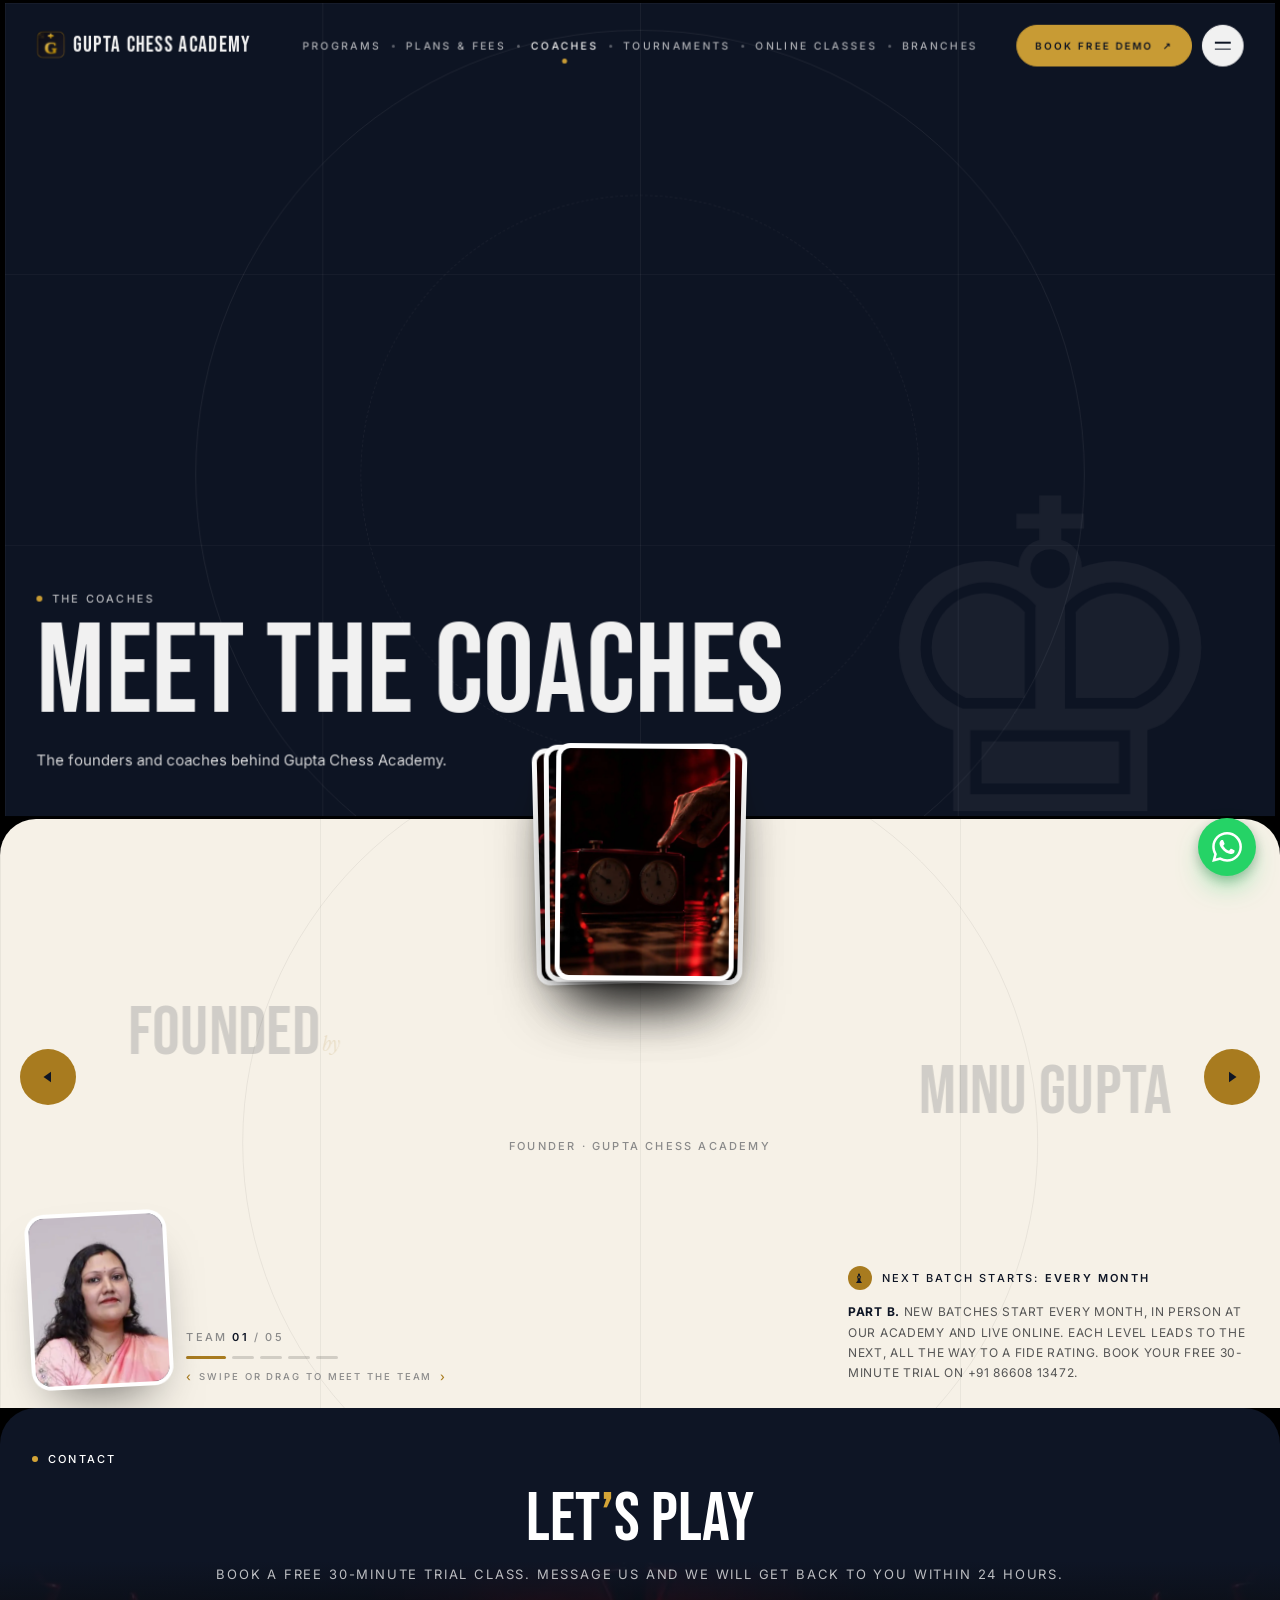
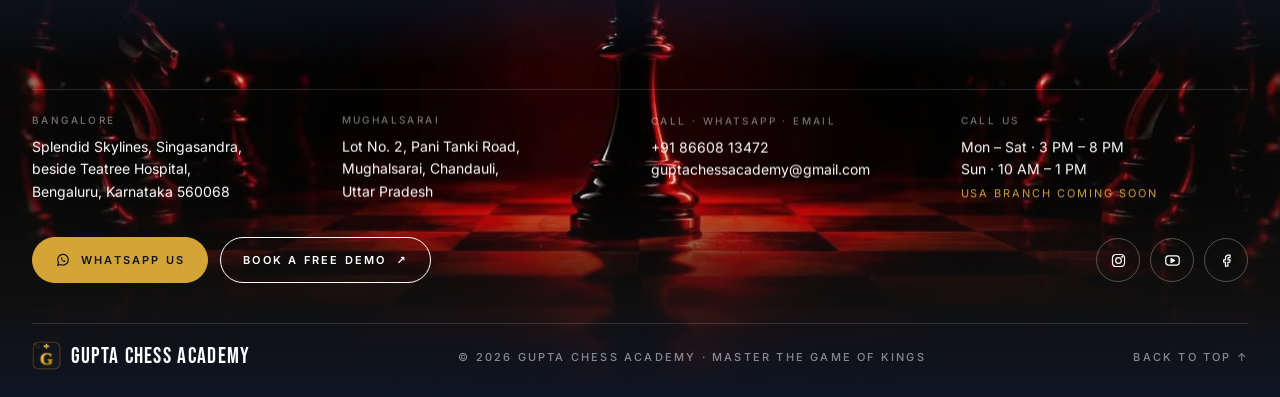
<file: about.html>
<!doctype html>
<html lang="en">
<head>
<meta charset="utf-8">
<meta name="viewport" content="width=device-width, initial-scale=1, viewport-fit=cover">
<title>Meet the Coaches — Gupta Chess Academy, Bangalore</title>
<meta name="description" content="Meet the founders and coaches of Gupta Chess Academy: Minu Gupta, Ankit, Sanskar Agrawal, FIDE-rated coach Satyam Prakash and business coordinator Sindhu Begi.">
<link rel="canonical" href="https://guptachessacademy.com/about">
<link rel="icon" href="/favicon.ico" sizes="any">
<link rel="icon" type="image/png" sizes="32x32" href="/favicon-32.png">
<link rel="icon" type="image/png" sizes="192x192" href="/favicon-192.png">
<link rel="apple-touch-icon" sizes="180x180" href="/apple-touch-icon.png">
<meta name="theme-color" content="#0E1525">
<meta property="og:type" content="website">
<meta property="og:site_name" content="Gupta Chess Academy">
<meta property="og:title" content="Meet the Coaches — Gupta Chess Academy, Bangalore">
<meta property="og:description" content="Meet the founders and coaches of Gupta Chess Academy: Minu Gupta, Ankit, Sanskar Agrawal, FIDE-rated coach Satyam Prakash and business coordinator Sindhu Begi.">
<meta property="og:url" content="https://guptachessacademy.com/about">
<meta property="og:image" content="https://guptachessacademy.com/footer.jpg">
<meta name="twitter:card" content="summary_large_image">
<link rel="preload" href="/fonts/bebas-neue-latin-400-normal.woff2" as="font" type="font/woff2" crossorigin>
<link rel="preload" href="/fonts/inter-latin-400-normal.woff2" as="font" type="font/woff2" crossorigin>
<script>
  // Hide hero intro elements only when we can animate them in.
  if (!window.matchMedia('(prefers-reduced-motion: reduce)').matches) {
    document.documentElement.classList.add('anim');
  }
</script>
<link rel="stylesheet" href="/site.min.css?v=ad68f6ea">
</head>
<body>
<div id="top" class="anchor"></div>

<!-- ============ MENU OVERLAY ============ -->
<div class="menu" aria-hidden="true" id="menu">
  <div class="menu-top">
    <a href="/" class="logo"><img class="logo-mark" src="/logo.png" alt="" width="34" height="34">GUPTA CHESS ACADEMY</a>
    <button class="icon-btn close-btn" aria-label="Close menu" id="menuClose">
      <svg viewBox="0 0 24 24" fill="none" stroke="currentColor" stroke-width="2" stroke-linecap="round"><path d="M5 5l14 14M19 5L5 19"/></svg>
    </button>
  </div>
  <nav>
    <a href="/#why"><span class="mi"><span>WHY CHESS</span></span><small>01</small></a>
    <a href="/programs"><span class="mi"><span>PROGRAMS</span></span><small>02</small></a>
    <a href="/programs#plans"><span class="mi"><span>PLANS &amp; FEES</span></span><small>03</small></a>
    <a href="/reviews"><span class="mi"><span>REVIEWS</span></span><small>04</small></a>
    <a href="#founder" data-go="founder"><span class="mi"><span>COACHES</span></span><small>05</small></a>
    <a href="/tournaments"><span class="mi"><span>TOURNAMENTS</span></span><small>06</small></a>
    <a href="/programs"><span class="mi"><span>ONLINE CLASSES</span></span><small>07</small></a>
    <a href="/branches"><span class="mi"><span>BRANCHES</span></span><small>08</small></a>
    <a href="/contact#demo" class="menu-demo"><span class="mi"><span>BOOK A FREE DEMO</span></span><small>09</small></a>
    <a href="#contact" data-go="contact"><span class="mi"><span>CONTACT</span></span><small>10</small></a>
  </nav>
  <div class="menu-foot cap">
    <span>Master the game of kings</span>
    <span>+91 86608 13472</span>
  </div>
</div>

<div class="m-cta" id="mCta" aria-hidden="true">
  <a href="/contact#demo" class="m-cta-main" tabindex="-1"><span class="m-cta-ic">&#x265A;&#xFE0E;</span>BOOK A FREE DEMO<span class="arr">↗</span></a>
  <a href="https://wa.me/918660813472?text=Hi%21%20I%27d%20like%20to%20know%20more%20about%20chess%20classes%20at%20Gupta%20Chess%20Academy." target="_blank" rel="noopener" class="m-cta-wa" aria-label="WhatsApp us" tabindex="-1"><svg viewBox="0 0 24 24" fill="currentColor" aria-hidden="true"><path d="M17.472 14.382c-.297-.149-1.758-.867-2.03-.967-.273-.099-.471-.148-.67.15-.197.297-.767.966-.94 1.164-.173.199-.347.223-.644.075-.297-.15-1.255-.463-2.39-1.475-.883-.788-1.48-1.761-1.653-2.059-.173-.297-.018-.458.13-.606.134-.133.298-.347.446-.52.149-.174.198-.298.298-.497.099-.198.05-.371-.025-.52-.075-.149-.669-1.612-.916-2.207-.242-.579-.487-.5-.669-.51-.173-.008-.371-.01-.57-.01-.198 0-.52.074-.792.372-.272.297-1.04 1.016-1.04 2.479 0 1.462 1.065 2.875 1.213 3.074.149.198 2.096 3.2 5.077 4.487.709.306 1.262.489 1.694.625.712.227 1.36.195 1.871.118.571-.085 1.758-.719 2.006-1.413.248-.694.248-1.289.173-1.413-.074-.124-.272-.198-.57-.347m-5.421 7.403h-.004a9.87 9.87 0 01-5.031-1.378l-.361-.214-3.741.982.998-3.648-.235-.374a9.86 9.86 0 01-1.51-5.26c.001-5.45 4.436-9.884 9.888-9.884 2.64 0 5.122 1.03 6.988 2.898a9.825 9.825 0 012.893 6.994c-.003 5.45-4.437 9.884-9.885 9.884m8.413-18.297A11.815 11.815 0 0012.05 0C5.495 0 .16 5.335.157 11.892c0 2.096.547 4.142 1.588 5.945L.057 24l6.305-1.654a11.882 11.882 0 005.683 1.448h.005c6.554 0 11.89-5.335 11.893-11.893a11.821 11.821 0 00-3.48-8.413Z"/></svg></a>
</div>

<main class="frame">

<section class="panel hero subhero" id="p-sub">
  <div class="panel-inner">
    <div class="bg-grid"></div>
    <div class="ring r1"></div><div class="ring r2"></div>
    <span class="g sh-glyph" aria-hidden="true">&#x265A;&#xFE0E;</span>
    <header class="nav h-fade">
      <a href="/" class="logo" aria-label="Gupta Chess Academy home"><img class="logo-mark" src="/logo.png" alt="" width="34" height="34">GUPTA CHESS ACADEMY</a>
      <nav class="links" aria-label="Primary">
        <a href="/programs">PROGRAMS</a><i class="sep"></i>
        <a href="/programs#plans">PLANS &amp; FEES</a><i class="sep"></i>
        <a href="#founder" data-go="founder" class="active">COACHES</a><i class="sep"></i>
        <a href="/tournaments">TOURNAMENTS</a><i class="sep"></i>
        <a href="/programs">ONLINE CLASSES</a><i class="sep"></i>
        <a href="/branches">BRANCHES</a>
      </nav>
      <div class="nav-r">
        <a class="btn solid sm nav-cta" href="/contact#demo">BOOK FREE DEMO <span class="arr">↗</span></a>
        <button class="icon-btn menu-btn" aria-label="Open menu" aria-expanded="false" aria-controls="menu" id="menuBtn">
          <span class="bars"><i></i><i></i></span>
        </button>
      </div>
    </header>
    <div class="sh-body">
      <div class="sec-label cap"><span class="dot-red"></span>THE COACHES</div>
      <h1 class="sh-title disp"><span class="m"><span>MEET THE COACHES</span></span></h1>
      <p class="sh-sub">The founders and coaches behind Gupta Chess Academy.</p>
    </div>
    <div class="shade"></div>
  </div>
</section>

<div class="anchor" id="founder"></div>
<div class="anchor" id="founder"></div>
<section class="panel founder" id="p-founder">
  <div class="panel-inner">
    <div class="bg-lines"></div>

    <!-- Fanned gallery cards (card1-4.webp) -->
    <div class="fan">
      <div class="card"><div class="card-img"><img src="card1.webp" alt="Young student concentrating over a chess game in red light" loading="lazy" decoding="async"></div></div>
      <div class="card"><div class="card-img"><img src="card2.webp" alt="Hand moving a wooden knight across a chessboard" loading="lazy" decoding="async"></div></div>
      <div class="card"><div class="card-img"><img src="card3.webp" alt="Player pressing a chess clock during a tournament game" loading="lazy" decoding="async"></div></div>
      <div class="card"><div class="card-img"><img src="card4.webp" alt="Gold trophy standing beside a chessboard" loading="lazy" decoding="async"></div></div>
    </div>


    <div class="credit">
      <button class="arrow prev" aria-label="Previous coach"><svg viewBox="0 0 24 24" fill="currentColor"><path d="M16 5v14L6 12z"/></svg></button>
      <button class="arrow next" aria-label="Next coach"><svg viewBox="0 0 24 24" fill="currentColor"><path d="M8 5v14l10-7z"/></svg></button>
      <div class="sr-live" aria-live="polite"></div>
      <div class="cred-l-wrap"><div class="cred-l disp"><span class="cred-verb">FOUNDED</span><span class="by">by</span></div></div>
      <div class="cred-r-wrap"><div class="cred-r disp"><span class="cred-name">MINU GUPTA</span></div></div>
      <div class="cred-role cap">FOUNDER · GUPTA CHESS ACADEMY</div>
    </div>

    <div class="f-bottom">
      <div class="f-left">
        <!-- Coach photos: add coach1.webp … coach4.webp next to index.html (order = COACHES array) -->
        <div class="coach-photo">
          <div class="cp-fallback" aria-hidden="true"><span class="g cp-glyph">&#x265B;&#xFE0E;</span><small>COACH PHOTO</small></div>
          <img src="coach1.webp" alt="Portrait of Minu Gupta, founder" loading="lazy" decoding="async" style="opacity:0" onload="this.style.opacity=1" onerror="this.style.opacity=0">
        </div>
        <div>
          <div class="gallery cap">TEAM <b class="gal-n">01</b> / 05</div>
          <div class="f-dots"><i class="on"></i><i></i><i></i><i></i><i></i></div>
          <div class="swipe-hint cap"><i>‹</i>SWIPE OR DRAG TO MEET THE TEAM<i>›</i></div>
        </div>
      </div>
      <div class="next-batch">
        <div class="nb-h cap"><span class="red-ic">&#x265D;&#xFE0E;</span><span class="m"><span>NEXT BATCH STARTS: <b>EVERY MONTH</b></span></span></div>
        <p><span class="m"><span><b>PART B.</b> New batches start every month, in person at our academy and live online. Each level leads to the next, all the way to a FIDE rating. Book your free 30-minute trial on +91 86608 13472.</span></span></p>
      </div>
    </div>
    <div class="shade"></div>
  </div>
</section>

<div class="anchor" id="contact"></div>
<div class="anchor" id="contact"></div>
<section class="panel contact last" id="p-contact">
  <div class="panel-inner">
    <div class="c-bg"><img src="footer.webp" alt="Lone black king under a red spotlight on a chessboard" loading="lazy" decoding="async"></div>
    <div>
      <div class="sec-label cap" style="position:relative"><span class="dot-red"></span>CONTACT</div>
      <div class="lp-box">
        <div class="lp" data-fit="lp">
          <div class="lp-in" data-measure><span class="m"><span>LET<span class="apos">’</span>S PLAY</span></span></div>
        </div>
      </div>
      <p class="lp-sub"><span class="m"><span>Book a free 30-minute trial class. Message us and we will get back to you within 24 hours.</span></span></p>
    </div>

    <div>
      <div class="c-grid">
        <div><h4>Bangalore</h4><p>Splendid Skylines, Singasandra,<br>beside Teatree Hospital,<br>Bengaluru, Karnataka 560068</p></div>
        <div><h4>Mughalsarai</h4><p>Lot No. 2, Pani Tanki Road,<br>Mughalsarai, Chandauli,<br>Uttar Pradesh</p></div>
        <div><h4>Call · WhatsApp · Email</h4><p><a href="tel:+918660813472">+91 86608 13472</a><br><a href="mailto:guptachessacademy@gmail.com">guptachessacademy@gmail.com</a></p></div>
        <div><h4>Call us</h4><p>Mon – Sat · 3 PM – 8 PM<br>Sun · 10 AM – 1 PM<br><span class="soon">USA branch coming soon</span></p></div>
      </div>

      <div class="c-actions">
        <div class="btns">
          <a href="https://wa.me/918660813472" target="_blank" rel="noopener" class="btn solid">
            <svg viewBox="0 0 24 24" fill="none" stroke="currentColor" stroke-width="1.8" stroke-linejoin="round"><path d="M20 11.6a8 8 0 0 1-11.7 7.1L4 20l1.3-4.1A8 8 0 1 1 20 11.6z"/><path d="M9 8.5c0 3.5 2.5 6.3 6 6.5l1-1.5-2-1-1 .8c-1-.4-2-1.4-2.4-2.4l.8-1-1-2z" fill="currentColor" stroke="none"/></svg>
            WHATSAPP US</a>
          <a href="/contact#demo" class="btn" style="color:#fff">BOOK A FREE DEMO <span class="arr">↗</span></a>
        </div>
        <div class="socials">
          <a href="https://www.instagram.com/chesswithpurvi/" target="_blank" rel="noopener" aria-label="Instagram"><svg viewBox="0 0 24 24"><rect x="3.5" y="3.5" width="17" height="17" rx="5"/><circle cx="12" cy="12" r="4"/><circle cx="17.3" cy="6.7" r=".6" fill="currentColor"/></svg></a>
          <a href="https://www.youtube.com/@chesswithpurvi" target="_blank" rel="noopener" aria-label="YouTube"><svg viewBox="0 0 24 24"><rect x="2.5" y="5.5" width="19" height="13" rx="4"/><path d="M10 9.3l5 2.7-5 2.7z" fill="currentColor"/></svg></a>
          <a href="https://www.facebook.com/profile.php?id=61555168469213" target="_blank" rel="noopener" aria-label="Facebook"><svg viewBox="0 0 24 24"><path d="M14.5 8H17V4.5h-2.5A4 4 0 0 0 10.5 8.5V11H8v3.5h2.5V20H14v-5.5h2.6l.5-3.5H14V9a1 1 0 0 1 .5-1z"/></svg></a>
        </div>
      </div>

      <div class="f-bar cap">
        <a href="#top" class="logo" data-go="top"><img class="logo-mark" src="/logo.png" alt="" width="34" height="34">GUPTA CHESS ACADEMY</a>
        <span>© 2026 GUPTA CHESS ACADEMY · MASTER THE GAME OF KINGS</span>
        <a href="#top" data-go="top">BACK TO TOP ↑</a>
      </div>
    </div>
  </div>
</section>

</main>


<script defer src="/vendor/gsap-3.12.5.min.js"></script>
<script defer src="/vendor/ScrollTrigger-3.12.5.min.js"></script>
<script defer src="/vendor/lenis-1.1.13.min.js"></script>
<script defer src="/site.min.js?v=875f6322"></script>
<a href="https://wa.me/918660813472?text=Hi%21%20I%27d%20like%20to%20know%20more%20about%20chess%20classes%20at%20Gupta%20Chess%20Academy." target="_blank" rel="noopener" class="wa-float" aria-label="Chat with us on WhatsApp"><svg viewBox="0 0 24 24" fill="currentColor" aria-hidden="true"><path d="M17.472 14.382c-.297-.149-1.758-.867-2.03-.967-.273-.099-.471-.148-.67.15-.197.297-.767.966-.94 1.164-.173.199-.347.223-.644.075-.297-.15-1.255-.463-2.39-1.475-.883-.788-1.48-1.761-1.653-2.059-.173-.297-.018-.458.13-.606.134-.133.298-.347.446-.52.149-.174.198-.298.298-.497.099-.198.05-.371-.025-.52-.075-.149-.669-1.612-.916-2.207-.242-.579-.487-.5-.669-.51-.173-.008-.371-.01-.57-.01-.198 0-.52.074-.792.372-.272.297-1.04 1.016-1.04 2.479 0 1.462 1.065 2.875 1.213 3.074.149.198 2.096 3.2 5.077 4.487.709.306 1.262.489 1.694.625.712.227 1.36.195 1.871.118.571-.085 1.758-.719 2.006-1.413.248-.694.248-1.289.173-1.413-.074-.124-.272-.198-.57-.347m-5.421 7.403h-.004a9.87 9.87 0 01-5.031-1.378l-.361-.214-3.741.982.998-3.648-.235-.374a9.86 9.86 0 01-1.51-5.26c.001-5.45 4.436-9.884 9.888-9.884 2.64 0 5.122 1.03 6.988 2.898a9.825 9.825 0 012.893 6.994c-.003 5.45-4.437 9.884-9.885 9.884m8.413-18.297A11.815 11.815 0 0012.05 0C5.495 0 .16 5.335.157 11.892c0 2.096.547 4.142 1.588 5.945L.057 24l6.305-1.654a11.882 11.882 0 005.683 1.448h.005c6.554 0 11.89-5.335 11.893-11.893a11.821 11.821 0 00-3.48-8.413Z"/></svg></a>
</body>
</html>
</file>
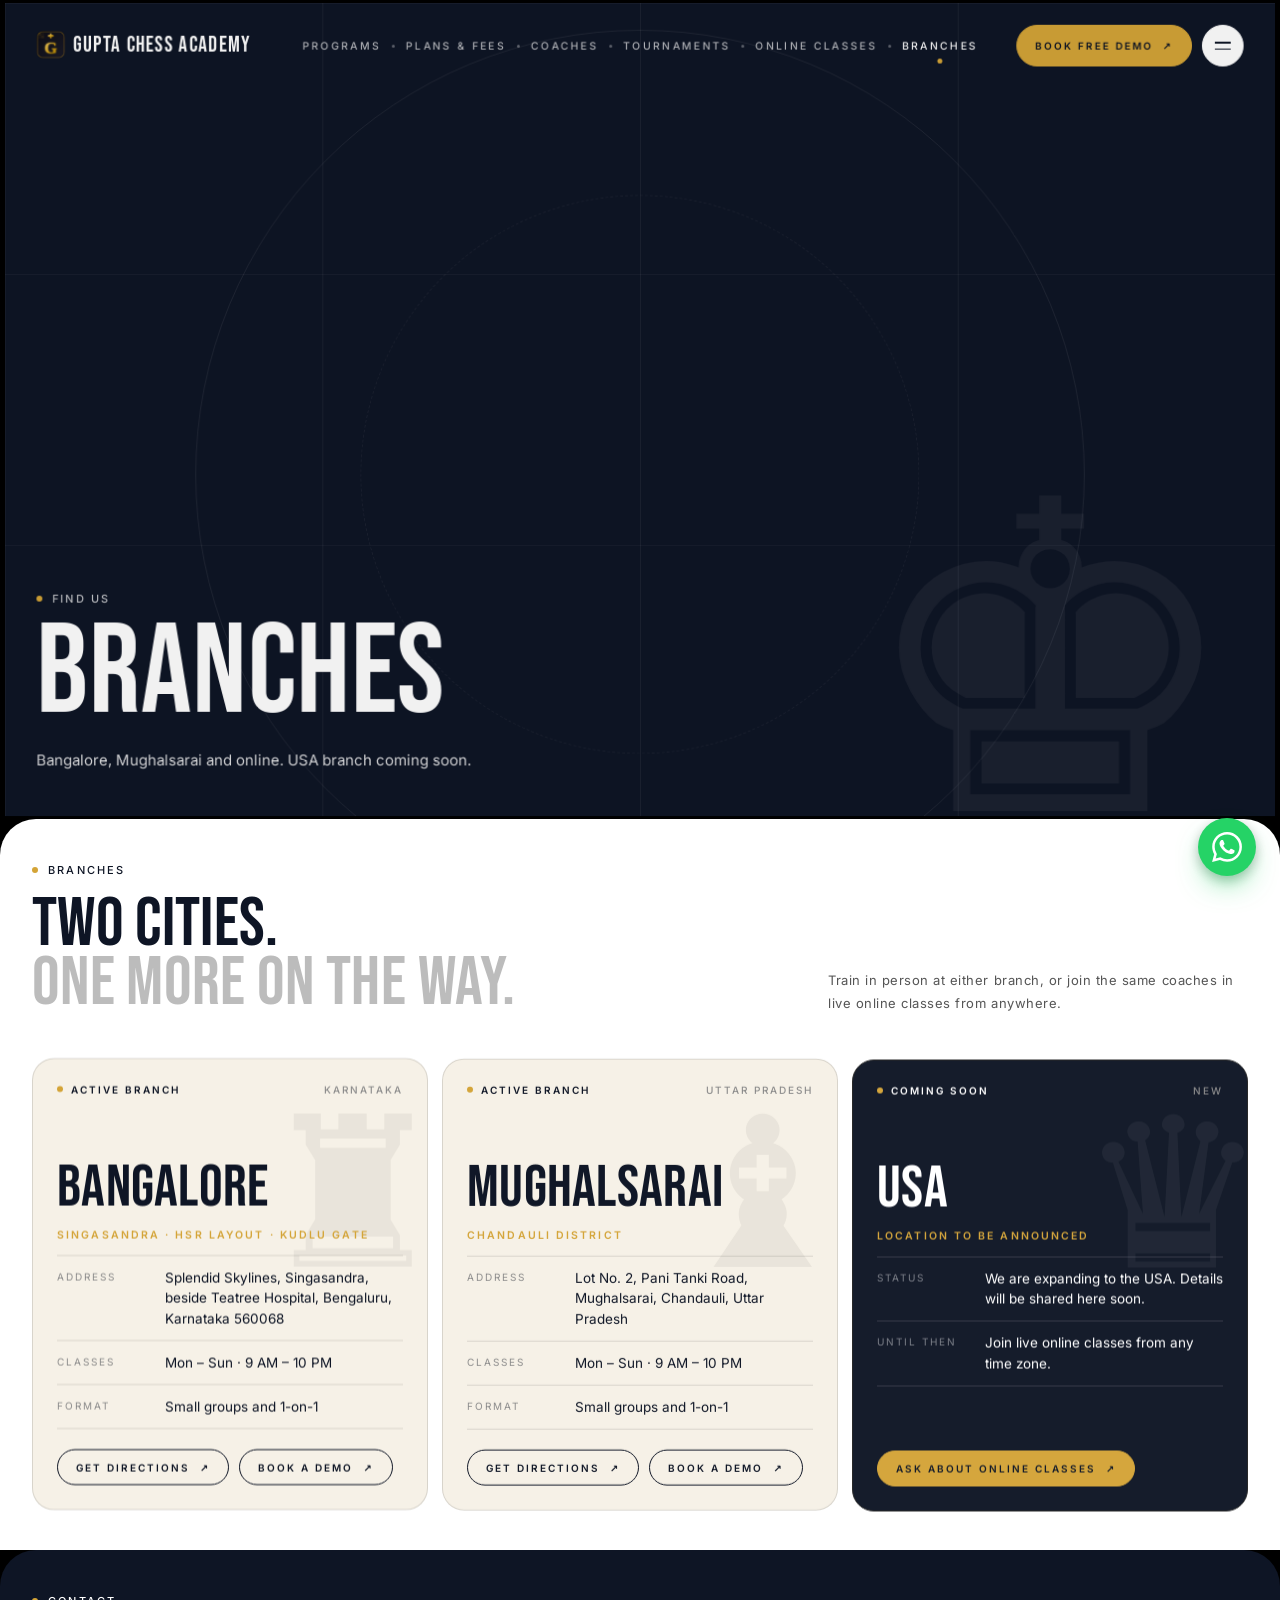
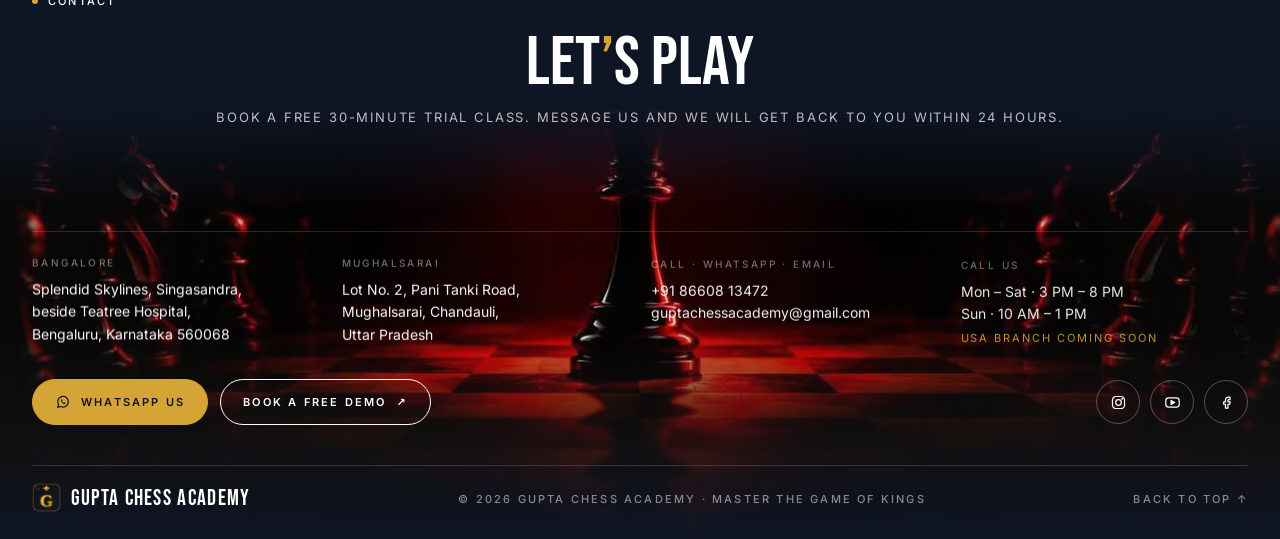
<file: branches.html>
<!doctype html>
<html lang="en">
<head>
<meta charset="utf-8">
<meta name="viewport" content="width=device-width, initial-scale=1, viewport-fit=cover">
<title>Branches — Bangalore, Mughalsarai &amp; Online | Gupta Chess Academy</title>
<meta name="description" content="Visit Gupta Chess Academy in Bangalore (Singasandra) or Mughalsarai, Chandauli, or learn online. USA branch coming soon.">
<link rel="canonical" href="https://guptachessacademy.com/branches">
<link rel="icon" href="/favicon.ico" sizes="any">
<link rel="icon" type="image/png" sizes="32x32" href="/favicon-32.png">
<link rel="icon" type="image/png" sizes="192x192" href="/favicon-192.png">
<link rel="apple-touch-icon" sizes="180x180" href="/apple-touch-icon.png">
<meta name="theme-color" content="#0E1525">
<meta property="og:type" content="website">
<meta property="og:site_name" content="Gupta Chess Academy">
<meta property="og:title" content="Branches — Bangalore, Mughalsarai &amp; Online | Gupta Chess Academy">
<meta property="og:description" content="Visit Gupta Chess Academy in Bangalore (Singasandra) or Mughalsarai, Chandauli, or learn online. USA branch coming soon.">
<meta property="og:url" content="https://guptachessacademy.com/branches">
<meta property="og:image" content="https://guptachessacademy.com/footer.jpg">
<meta name="twitter:card" content="summary_large_image">
<link rel="preload" href="/fonts/bebas-neue-latin-400-normal.woff2" as="font" type="font/woff2" crossorigin>
<link rel="preload" href="/fonts/inter-latin-400-normal.woff2" as="font" type="font/woff2" crossorigin>
<script>
  // Hide hero intro elements only when we can animate them in.
  if (!window.matchMedia('(prefers-reduced-motion: reduce)').matches) {
    document.documentElement.classList.add('anim');
  }
</script>
<link rel="stylesheet" href="/site.min.css?v=ad68f6ea">
<script type="application/ld+json">{"@context": "https://schema.org", "@graph": [{"@type": "EducationalOrganization", "@id": "https://guptachessacademy.com/#org", "name": "Gupta Chess Academy", "url": "https://guptachessacademy.com/", "logo": "https://guptachessacademy.com/favicon-512.png", "image": "https://guptachessacademy.com/footer.jpg", "description": "Chess coaching from first moves to FIDE-rated tournaments, online and in person.", "telephone": "+91-86608-13472", "email": "guptachessacademy@gmail.com", "sameAs": ["https://www.instagram.com/chesswithpurvi/", "https://www.youtube.com/@chesswithpurvi", "https://www.facebook.com/profile.php?id=61555168469213"], "founder": [{"@type": "Person", "name": "Minu Gupta"}, {"@type": "Person", "name": "Ankit"}]}, {"@type": "LocalBusiness", "@id": "https://guptachessacademy.com/#bangalore", "name": "Gupta Chess Academy — Bangalore", "url": "https://guptachessacademy.com/branches", "parentOrganization": {"@id": "https://guptachessacademy.com/#org"}, "telephone": "+91-86608-13472", "image": "https://guptachessacademy.com/footer.jpg", "address": {"@type": "PostalAddress", "streetAddress": "Splendid Skylines, Singasandra, beside Teatree Hospital", "addressLocality": "Bengaluru", "addressRegion": "Karnataka", "postalCode": "560068", "addressCountry": "IN"}, "openingHoursSpecification": [{"@type": "OpeningHoursSpecification", "dayOfWeek": ["Monday", "Tuesday", "Wednesday", "Thursday", "Friday", "Saturday"], "opens": "15:00", "closes": "20:00"}, {"@type": "OpeningHoursSpecification", "dayOfWeek": "Sunday", "opens": "10:00", "closes": "13:00"}]}, {"@type": "LocalBusiness", "@id": "https://guptachessacademy.com/#mughalsarai", "name": "Gupta Chess Academy — Mughalsarai", "url": "https://guptachessacademy.com/branches", "parentOrganization": {"@id": "https://guptachessacademy.com/#org"}, "telephone": "+91-86608-13472", "image": "https://guptachessacademy.com/footer.jpg", "address": {"@type": "PostalAddress", "streetAddress": "Lot No. 2, Pani Tanki Road", "addressLocality": "Mughalsarai, Chandauli", "addressRegion": "Uttar Pradesh", "addressCountry": "IN"}, "openingHoursSpecification": [{"@type": "OpeningHoursSpecification", "dayOfWeek": ["Monday", "Tuesday", "Wednesday", "Thursday", "Friday", "Saturday"], "opens": "15:00", "closes": "20:00"}, {"@type": "OpeningHoursSpecification", "dayOfWeek": "Sunday", "opens": "10:00", "closes": "13:00"}]}]}</script>
</head>
<body>
<div id="top" class="anchor"></div>

<!-- ============ MENU OVERLAY ============ -->
<div class="menu" aria-hidden="true" id="menu">
  <div class="menu-top">
    <a href="/" class="logo"><img class="logo-mark" src="/logo.png" alt="" width="34" height="34">GUPTA CHESS ACADEMY</a>
    <button class="icon-btn close-btn" aria-label="Close menu" id="menuClose">
      <svg viewBox="0 0 24 24" fill="none" stroke="currentColor" stroke-width="2" stroke-linecap="round"><path d="M5 5l14 14M19 5L5 19"/></svg>
    </button>
  </div>
  <nav>
    <a href="/#why"><span class="mi"><span>WHY CHESS</span></span><small>01</small></a>
    <a href="/programs"><span class="mi"><span>PROGRAMS</span></span><small>02</small></a>
    <a href="/programs#plans"><span class="mi"><span>PLANS &amp; FEES</span></span><small>03</small></a>
    <a href="/reviews"><span class="mi"><span>REVIEWS</span></span><small>04</small></a>
    <a href="/about"><span class="mi"><span>COACHES</span></span><small>05</small></a>
    <a href="/tournaments"><span class="mi"><span>TOURNAMENTS</span></span><small>06</small></a>
    <a href="/programs"><span class="mi"><span>ONLINE CLASSES</span></span><small>07</small></a>
    <a href="#branches" data-go="branches"><span class="mi"><span>BRANCHES</span></span><small>08</small></a>
    <a href="/contact#demo" class="menu-demo"><span class="mi"><span>BOOK A FREE DEMO</span></span><small>09</small></a>
    <a href="#contact" data-go="contact"><span class="mi"><span>CONTACT</span></span><small>10</small></a>
  </nav>
  <div class="menu-foot cap">
    <span>Master the game of kings</span>
    <span>+91 86608 13472</span>
  </div>
</div>

<div class="m-cta" id="mCta" aria-hidden="true">
  <a href="/contact#demo" class="m-cta-main" tabindex="-1"><span class="m-cta-ic">&#x265A;&#xFE0E;</span>BOOK A FREE DEMO<span class="arr">↗</span></a>
  <a href="https://wa.me/918660813472?text=Hi%21%20I%27d%20like%20to%20know%20more%20about%20chess%20classes%20at%20Gupta%20Chess%20Academy." target="_blank" rel="noopener" class="m-cta-wa" aria-label="WhatsApp us" tabindex="-1"><svg viewBox="0 0 24 24" fill="currentColor" aria-hidden="true"><path d="M17.472 14.382c-.297-.149-1.758-.867-2.03-.967-.273-.099-.471-.148-.67.15-.197.297-.767.966-.94 1.164-.173.199-.347.223-.644.075-.297-.15-1.255-.463-2.39-1.475-.883-.788-1.48-1.761-1.653-2.059-.173-.297-.018-.458.13-.606.134-.133.298-.347.446-.52.149-.174.198-.298.298-.497.099-.198.05-.371-.025-.52-.075-.149-.669-1.612-.916-2.207-.242-.579-.487-.5-.669-.51-.173-.008-.371-.01-.57-.01-.198 0-.52.074-.792.372-.272.297-1.04 1.016-1.04 2.479 0 1.462 1.065 2.875 1.213 3.074.149.198 2.096 3.2 5.077 4.487.709.306 1.262.489 1.694.625.712.227 1.36.195 1.871.118.571-.085 1.758-.719 2.006-1.413.248-.694.248-1.289.173-1.413-.074-.124-.272-.198-.57-.347m-5.421 7.403h-.004a9.87 9.87 0 01-5.031-1.378l-.361-.214-3.741.982.998-3.648-.235-.374a9.86 9.86 0 01-1.51-5.26c.001-5.45 4.436-9.884 9.888-9.884 2.64 0 5.122 1.03 6.988 2.898a9.825 9.825 0 012.893 6.994c-.003 5.45-4.437 9.884-9.885 9.884m8.413-18.297A11.815 11.815 0 0012.05 0C5.495 0 .16 5.335.157 11.892c0 2.096.547 4.142 1.588 5.945L.057 24l6.305-1.654a11.882 11.882 0 005.683 1.448h.005c6.554 0 11.89-5.335 11.893-11.893a11.821 11.821 0 00-3.48-8.413Z"/></svg></a>
</div>

<main class="frame">

<section class="panel hero subhero" id="p-sub">
  <div class="panel-inner">
    <div class="bg-grid"></div>
    <div class="ring r1"></div><div class="ring r2"></div>
    <span class="g sh-glyph" aria-hidden="true">&#x265A;&#xFE0E;</span>
    <header class="nav h-fade">
      <a href="/" class="logo" aria-label="Gupta Chess Academy home"><img class="logo-mark" src="/logo.png" alt="" width="34" height="34">GUPTA CHESS ACADEMY</a>
      <nav class="links" aria-label="Primary">
        <a href="/programs">PROGRAMS</a><i class="sep"></i>
        <a href="/programs#plans">PLANS &amp; FEES</a><i class="sep"></i>
        <a href="/about">COACHES</a><i class="sep"></i>
        <a href="/tournaments">TOURNAMENTS</a><i class="sep"></i>
        <a href="/programs">ONLINE CLASSES</a><i class="sep"></i>
        <a href="#branches" data-go="branches" class="active">BRANCHES</a>
      </nav>
      <div class="nav-r">
        <a class="btn solid sm nav-cta" href="/contact#demo">BOOK FREE DEMO <span class="arr">↗</span></a>
        <button class="icon-btn menu-btn" aria-label="Open menu" aria-expanded="false" aria-controls="menu" id="menuBtn">
          <span class="bars"><i></i><i></i></span>
        </button>
      </div>
    </header>
    <div class="sh-body">
      <div class="sec-label cap"><span class="dot-red"></span>FIND US</div>
      <h1 class="sh-title disp"><span class="m"><span>BRANCHES</span></span></h1>
      <p class="sh-sub">Bangalore, Mughalsarai and online. USA branch coming soon.</p>
    </div>
    <div class="shade"></div>
  </div>
</section>

<div class="anchor" id="branches"></div>
<div class="anchor" id="branches"></div>
<section class="panel branches" id="p-branches">
  <div class="panel-inner">
    <div class="sec-head">
      <div>
        <div class="sec-label cap"><span class="dot-red"></span>BRANCHES</div>
        <h2 class="sec-title disp"><span class="m"><span>TWO CITIES.</span></span><span class="m"><span class="dim">ONE MORE ON THE WAY.</span></span></h2>
      </div>
      <p class="sec-copy"><span class="m"><span>Train in person at either branch, or join the same coaches in live online classes from anywhere.</span></span></p>
    </div>

    <div class="swipe-note cap"><span>3 locations</span><span>Swipe <i>→</i></span></div>
    <div class="br-grid">
      <article class="br-card">
        <div class="br-top cap"><span class="br-status"><i class="dot-red"></i>ACTIVE BRANCH</span><span>KARNATAKA</span></div>
        <div class="br-ghost" aria-hidden="true">&#x265C;&#xFE0E;</div>
        <h3 class="br-city disp">BANGALORE</h3>
        <p class="br-areas cap">Singasandra · HSR Layout · Kudlu Gate</p>
        <ul class="br-info">
          <li><span>Address</span>Splendid Skylines, Singasandra, beside Teatree Hospital, Bengaluru, Karnataka 560068</li>
          <li><span>Classes</span>Mon – Sun · 9 AM – 10 PM</li>
          <li><span>Format</span>Small groups and 1-on-1</li>
        </ul>
        <div class="br-actions">
          <a class="btn sm" href="https://www.google.com/maps/search/?api=1&amp;query=Splendid+Skylines+Singasandra+Bengaluru+560068" target="_blank" rel="noopener">GET DIRECTIONS <span class="arr">↗</span></a>
          <a class="btn sm" href="/contact?where=Bangalore#demo">BOOK A DEMO <span class="arr">↗</span></a>
        </div>
      </article>
      <article class="br-card">
        <div class="br-top cap"><span class="br-status"><i class="dot-red"></i>ACTIVE BRANCH</span><span>UTTAR PRADESH</span></div>
        <div class="br-ghost" aria-hidden="true">&#x265D;&#xFE0E;</div>
        <h3 class="br-city disp">MUGHALSARAI</h3>
        <p class="br-areas cap">Chandauli district</p>
        <ul class="br-info">
          <li><span>Address</span>Lot No. 2, Pani Tanki Road, Mughalsarai, Chandauli, Uttar Pradesh</li>
          <li><span>Classes</span>Mon – Sun · 9 AM – 10 PM</li>
          <li><span>Format</span>Small groups and 1-on-1</li>
        </ul>
        <div class="br-actions">
          <a class="btn sm" href="https://www.google.com/maps/search/?api=1&amp;query=Pani+Tanki+Road+Mughalsarai+Chandauli+Uttar+Pradesh" target="_blank" rel="noopener">GET DIRECTIONS <span class="arr">↗</span></a>
          <a class="btn sm" href="/contact?where=Mughalsarai#demo">BOOK A DEMO <span class="arr">↗</span></a>
        </div>
      </article>
      <article class="br-card soon">
        <div class="br-top cap"><span class="br-status"><i class="dot-red"></i>COMING SOON</span><span>NEW</span></div>
        <div class="br-ghost" aria-hidden="true">&#x265B;&#xFE0E;</div>
        <h3 class="br-city disp">USA</h3>
        <p class="br-areas cap">Location to be announced</p>
        <ul class="br-info">
          <li><span>Status</span>We are expanding to the USA. Details will be shared here soon.</li>
          <li><span>Until then</span>Join live online classes from any time zone.</li>
        </ul>
        <div class="br-actions">
          <a class="btn sm solid" href="https://wa.me/918660813472" target="_blank" rel="noopener">ASK ABOUT ONLINE CLASSES <span class="arr">↗</span></a>
        </div>
      </article>
    </div>
    <div class="shade"></div>
  </div>
</section>

<div class="anchor" id="contact"></div>
<div class="anchor" id="contact"></div>
<section class="panel contact last" id="p-contact">
  <div class="panel-inner">
    <div class="c-bg"><img src="footer.webp" alt="Lone black king under a red spotlight on a chessboard" loading="lazy" decoding="async"></div>
    <div>
      <div class="sec-label cap" style="position:relative"><span class="dot-red"></span>CONTACT</div>
      <div class="lp-box">
        <div class="lp" data-fit="lp">
          <div class="lp-in" data-measure><span class="m"><span>LET<span class="apos">’</span>S PLAY</span></span></div>
        </div>
      </div>
      <p class="lp-sub"><span class="m"><span>Book a free 30-minute trial class. Message us and we will get back to you within 24 hours.</span></span></p>
    </div>

    <div>
      <div class="c-grid">
        <div><h4>Bangalore</h4><p>Splendid Skylines, Singasandra,<br>beside Teatree Hospital,<br>Bengaluru, Karnataka 560068</p></div>
        <div><h4>Mughalsarai</h4><p>Lot No. 2, Pani Tanki Road,<br>Mughalsarai, Chandauli,<br>Uttar Pradesh</p></div>
        <div><h4>Call · WhatsApp · Email</h4><p><a href="tel:+918660813472">+91 86608 13472</a><br><a href="mailto:guptachessacademy@gmail.com">guptachessacademy@gmail.com</a></p></div>
        <div><h4>Call us</h4><p>Mon – Sat · 3 PM – 8 PM<br>Sun · 10 AM – 1 PM<br><span class="soon">USA branch coming soon</span></p></div>
      </div>

      <div class="c-actions">
        <div class="btns">
          <a href="https://wa.me/918660813472" target="_blank" rel="noopener" class="btn solid">
            <svg viewBox="0 0 24 24" fill="none" stroke="currentColor" stroke-width="1.8" stroke-linejoin="round"><path d="M20 11.6a8 8 0 0 1-11.7 7.1L4 20l1.3-4.1A8 8 0 1 1 20 11.6z"/><path d="M9 8.5c0 3.5 2.5 6.3 6 6.5l1-1.5-2-1-1 .8c-1-.4-2-1.4-2.4-2.4l.8-1-1-2z" fill="currentColor" stroke="none"/></svg>
            WHATSAPP US</a>
          <a href="/contact#demo" class="btn" style="color:#fff">BOOK A FREE DEMO <span class="arr">↗</span></a>
        </div>
        <div class="socials">
          <a href="https://www.instagram.com/chesswithpurvi/" target="_blank" rel="noopener" aria-label="Instagram"><svg viewBox="0 0 24 24"><rect x="3.5" y="3.5" width="17" height="17" rx="5"/><circle cx="12" cy="12" r="4"/><circle cx="17.3" cy="6.7" r=".6" fill="currentColor"/></svg></a>
          <a href="https://www.youtube.com/@chesswithpurvi" target="_blank" rel="noopener" aria-label="YouTube"><svg viewBox="0 0 24 24"><rect x="2.5" y="5.5" width="19" height="13" rx="4"/><path d="M10 9.3l5 2.7-5 2.7z" fill="currentColor"/></svg></a>
          <a href="https://www.facebook.com/profile.php?id=61555168469213" target="_blank" rel="noopener" aria-label="Facebook"><svg viewBox="0 0 24 24"><path d="M14.5 8H17V4.5h-2.5A4 4 0 0 0 10.5 8.5V11H8v3.5h2.5V20H14v-5.5h2.6l.5-3.5H14V9a1 1 0 0 1 .5-1z"/></svg></a>
        </div>
      </div>

      <div class="f-bar cap">
        <a href="#top" class="logo" data-go="top"><img class="logo-mark" src="/logo.png" alt="" width="34" height="34">GUPTA CHESS ACADEMY</a>
        <span>© 2026 GUPTA CHESS ACADEMY · MASTER THE GAME OF KINGS</span>
        <a href="#top" data-go="top">BACK TO TOP ↑</a>
      </div>
    </div>
  </div>
</section>

</main>


<script defer src="/vendor/gsap-3.12.5.min.js"></script>
<script defer src="/vendor/ScrollTrigger-3.12.5.min.js"></script>
<script defer src="/vendor/lenis-1.1.13.min.js"></script>
<script defer src="/site.min.js?v=875f6322"></script>
<a href="https://wa.me/918660813472?text=Hi%21%20I%27d%20like%20to%20know%20more%20about%20chess%20classes%20at%20Gupta%20Chess%20Academy." target="_blank" rel="noopener" class="wa-float" aria-label="Chat with us on WhatsApp"><svg viewBox="0 0 24 24" fill="currentColor" aria-hidden="true"><path d="M17.472 14.382c-.297-.149-1.758-.867-2.03-.967-.273-.099-.471-.148-.67.15-.197.297-.767.966-.94 1.164-.173.199-.347.223-.644.075-.297-.15-1.255-.463-2.39-1.475-.883-.788-1.48-1.761-1.653-2.059-.173-.297-.018-.458.13-.606.134-.133.298-.347.446-.52.149-.174.198-.298.298-.497.099-.198.05-.371-.025-.52-.075-.149-.669-1.612-.916-2.207-.242-.579-.487-.5-.669-.51-.173-.008-.371-.01-.57-.01-.198 0-.52.074-.792.372-.272.297-1.04 1.016-1.04 2.479 0 1.462 1.065 2.875 1.213 3.074.149.198 2.096 3.2 5.077 4.487.709.306 1.262.489 1.694.625.712.227 1.36.195 1.871.118.571-.085 1.758-.719 2.006-1.413.248-.694.248-1.289.173-1.413-.074-.124-.272-.198-.57-.347m-5.421 7.403h-.004a9.87 9.87 0 01-5.031-1.378l-.361-.214-3.741.982.998-3.648-.235-.374a9.86 9.86 0 01-1.51-5.26c.001-5.45 4.436-9.884 9.888-9.884 2.64 0 5.122 1.03 6.988 2.898a9.825 9.825 0 012.893 6.994c-.003 5.45-4.437 9.884-9.885 9.884m8.413-18.297A11.815 11.815 0 0012.05 0C5.495 0 .16 5.335.157 11.892c0 2.096.547 4.142 1.588 5.945L.057 24l6.305-1.654a11.882 11.882 0 005.683 1.448h.005c6.554 0 11.89-5.335 11.893-11.893a11.821 11.821 0 00-3.48-8.413Z"/></svg></a>
</body>
</html>
</file>
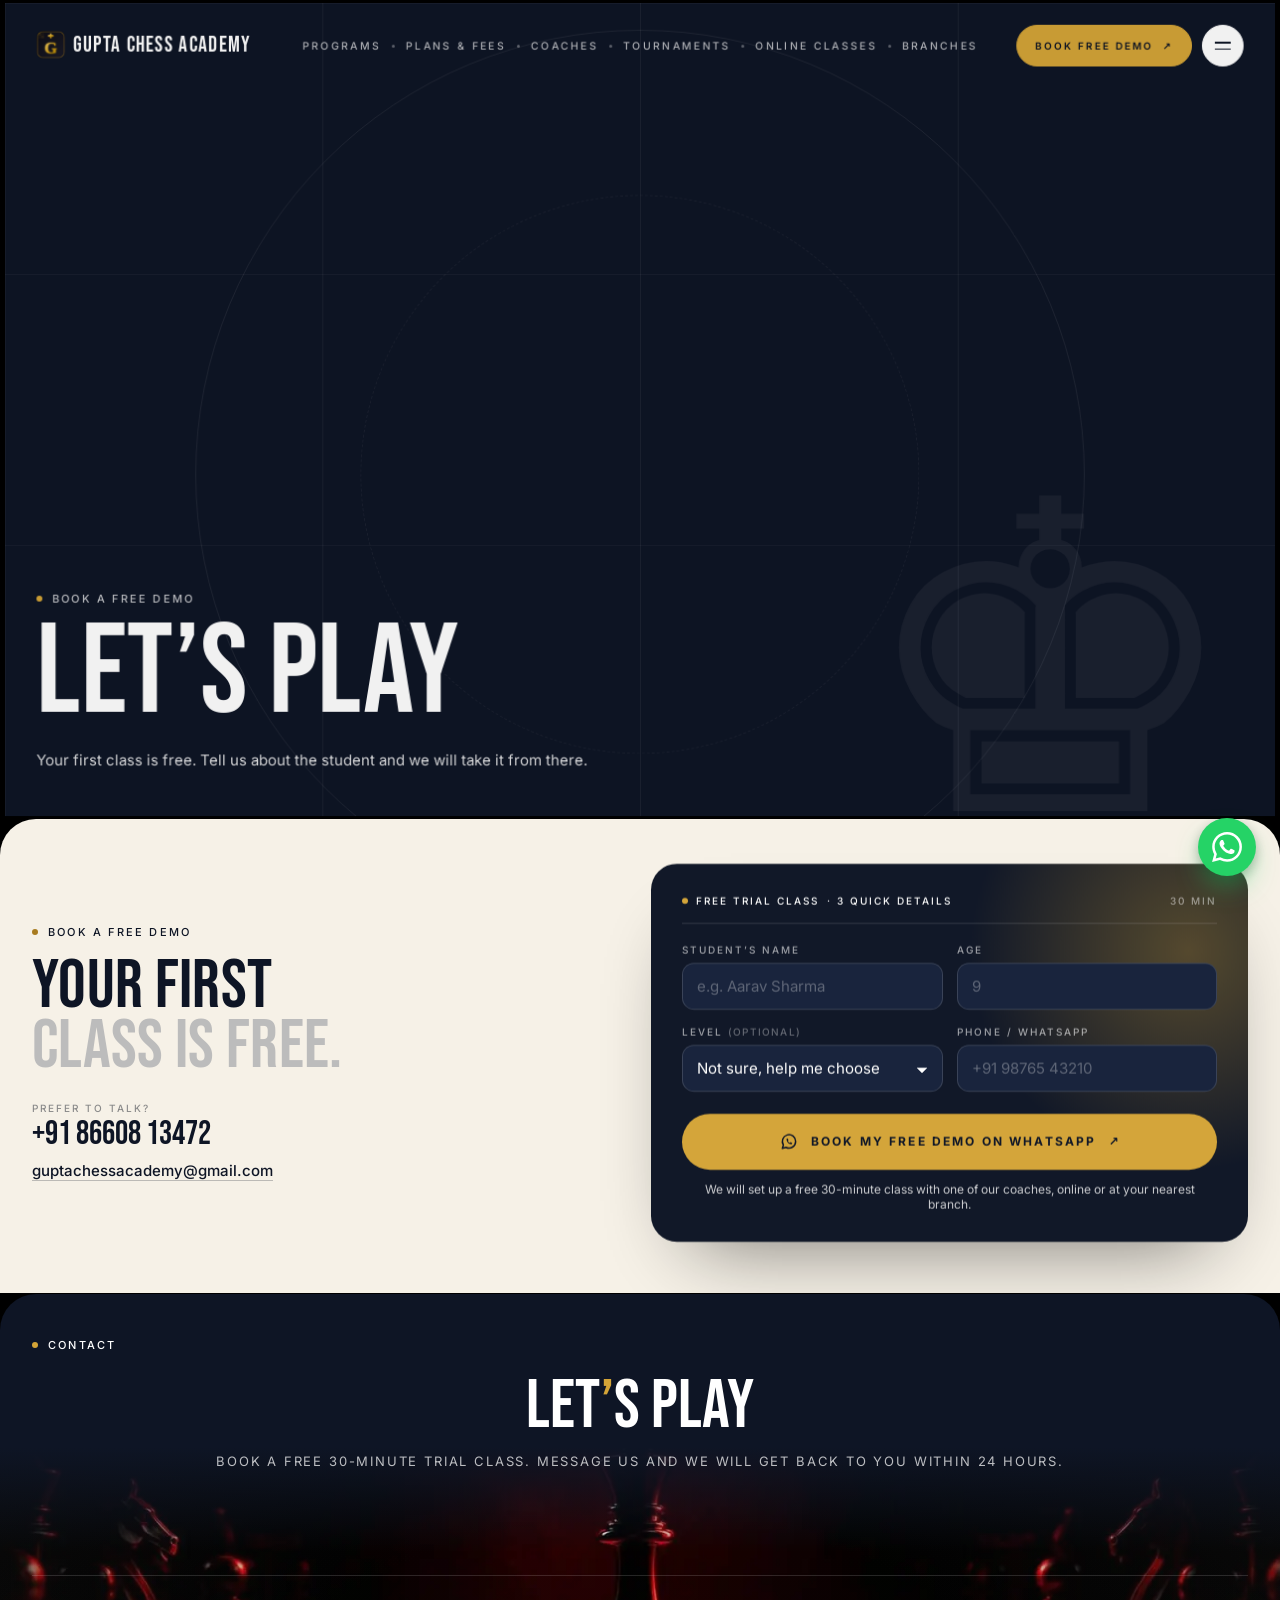
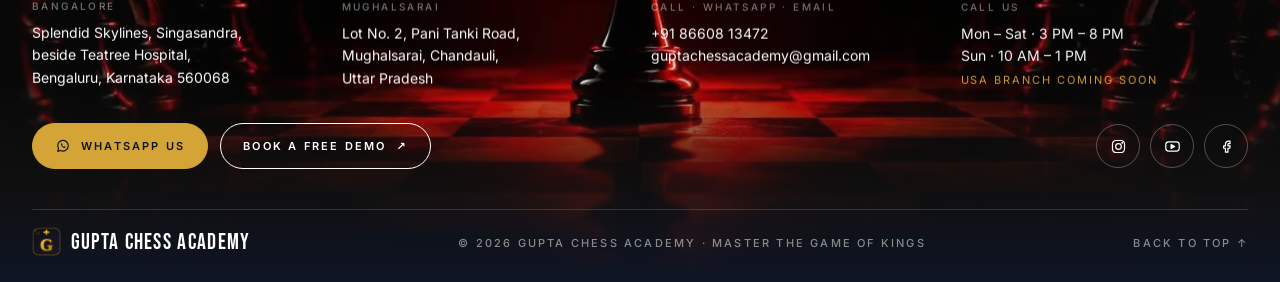
<file: contact.html>
<!doctype html>
<html lang="en">
<head>
<meta charset="utf-8">
<meta name="viewport" content="width=device-width, initial-scale=1, viewport-fit=cover">
<title>Book a Free Demo Class — Gupta Chess Academy</title>
<meta name="description" content="Book a free 30-minute chess demo class with Gupta Chess Academy. Share the student’s name, age and phone and we will confirm a time within 24 hours.">
<link rel="canonical" href="https://guptachessacademy.com/contact">
<link rel="icon" href="/favicon.ico" sizes="any">
<link rel="icon" type="image/png" sizes="32x32" href="/favicon-32.png">
<link rel="icon" type="image/png" sizes="192x192" href="/favicon-192.png">
<link rel="apple-touch-icon" sizes="180x180" href="/apple-touch-icon.png">
<meta name="theme-color" content="#0E1525">
<meta property="og:type" content="website">
<meta property="og:site_name" content="Gupta Chess Academy">
<meta property="og:title" content="Book a Free Demo Class — Gupta Chess Academy">
<meta property="og:description" content="Book a free 30-minute chess demo class with Gupta Chess Academy. Share the student’s name, age and phone and we will confirm a time within 24 hours.">
<meta property="og:url" content="https://guptachessacademy.com/contact">
<meta property="og:image" content="https://guptachessacademy.com/footer.jpg">
<meta name="twitter:card" content="summary_large_image">
<link rel="preload" href="/fonts/bebas-neue-latin-400-normal.woff2" as="font" type="font/woff2" crossorigin>
<link rel="preload" href="/fonts/inter-latin-400-normal.woff2" as="font" type="font/woff2" crossorigin>
<script>
  // Hide hero intro elements only when we can animate them in.
  if (!window.matchMedia('(prefers-reduced-motion: reduce)').matches) {
    document.documentElement.classList.add('anim');
  }
</script>
<link rel="stylesheet" href="/site.min.css?v=ad68f6ea">
<script type="application/ld+json">{"@context": "https://schema.org", "@graph": [{"@type": "EducationalOrganization", "@id": "https://guptachessacademy.com/#org", "name": "Gupta Chess Academy", "url": "https://guptachessacademy.com/", "logo": "https://guptachessacademy.com/favicon-512.png", "image": "https://guptachessacademy.com/footer.jpg", "description": "Chess coaching from first moves to FIDE-rated tournaments, online and in person.", "telephone": "+91-86608-13472", "email": "guptachessacademy@gmail.com", "sameAs": ["https://www.instagram.com/chesswithpurvi/", "https://www.youtube.com/@chesswithpurvi", "https://www.facebook.com/profile.php?id=61555168469213"], "founder": [{"@type": "Person", "name": "Minu Gupta"}, {"@type": "Person", "name": "Ankit"}]}, {"@type": "LocalBusiness", "@id": "https://guptachessacademy.com/#bangalore", "name": "Gupta Chess Academy — Bangalore", "url": "https://guptachessacademy.com/branches", "parentOrganization": {"@id": "https://guptachessacademy.com/#org"}, "telephone": "+91-86608-13472", "image": "https://guptachessacademy.com/footer.jpg", "address": {"@type": "PostalAddress", "streetAddress": "Splendid Skylines, Singasandra, beside Teatree Hospital", "addressLocality": "Bengaluru", "addressRegion": "Karnataka", "postalCode": "560068", "addressCountry": "IN"}, "openingHoursSpecification": [{"@type": "OpeningHoursSpecification", "dayOfWeek": ["Monday", "Tuesday", "Wednesday", "Thursday", "Friday", "Saturday"], "opens": "15:00", "closes": "20:00"}, {"@type": "OpeningHoursSpecification", "dayOfWeek": "Sunday", "opens": "10:00", "closes": "13:00"}]}, {"@type": "LocalBusiness", "@id": "https://guptachessacademy.com/#mughalsarai", "name": "Gupta Chess Academy — Mughalsarai", "url": "https://guptachessacademy.com/branches", "parentOrganization": {"@id": "https://guptachessacademy.com/#org"}, "telephone": "+91-86608-13472", "image": "https://guptachessacademy.com/footer.jpg", "address": {"@type": "PostalAddress", "streetAddress": "Lot No. 2, Pani Tanki Road", "addressLocality": "Mughalsarai, Chandauli", "addressRegion": "Uttar Pradesh", "addressCountry": "IN"}, "openingHoursSpecification": [{"@type": "OpeningHoursSpecification", "dayOfWeek": ["Monday", "Tuesday", "Wednesday", "Thursday", "Friday", "Saturday"], "opens": "15:00", "closes": "20:00"}, {"@type": "OpeningHoursSpecification", "dayOfWeek": "Sunday", "opens": "10:00", "closes": "13:00"}]}]}</script>
</head>
<body>
<div id="top" class="anchor"></div>

<!-- ============ MENU OVERLAY ============ -->
<div class="menu" aria-hidden="true" id="menu">
  <div class="menu-top">
    <a href="/" class="logo"><img class="logo-mark" src="/logo.png" alt="" width="34" height="34">GUPTA CHESS ACADEMY</a>
    <button class="icon-btn close-btn" aria-label="Close menu" id="menuClose">
      <svg viewBox="0 0 24 24" fill="none" stroke="currentColor" stroke-width="2" stroke-linecap="round"><path d="M5 5l14 14M19 5L5 19"/></svg>
    </button>
  </div>
  <nav>
    <a href="/#why"><span class="mi"><span>WHY CHESS</span></span><small>01</small></a>
    <a href="/programs"><span class="mi"><span>PROGRAMS</span></span><small>02</small></a>
    <a href="/programs#plans"><span class="mi"><span>PLANS &amp; FEES</span></span><small>03</small></a>
    <a href="/reviews"><span class="mi"><span>REVIEWS</span></span><small>04</small></a>
    <a href="/about"><span class="mi"><span>COACHES</span></span><small>05</small></a>
    <a href="/tournaments"><span class="mi"><span>TOURNAMENTS</span></span><small>06</small></a>
    <a href="/programs"><span class="mi"><span>ONLINE CLASSES</span></span><small>07</small></a>
    <a href="/branches"><span class="mi"><span>BRANCHES</span></span><small>08</small></a>
    <a href="#demo" data-go="demo" class="menu-demo"><span class="mi"><span>BOOK A FREE DEMO</span></span><small>09</small></a>
    <a href="#contact" data-go="contact"><span class="mi"><span>CONTACT</span></span><small>10</small></a>
  </nav>
  <div class="menu-foot cap">
    <span>Master the game of kings</span>
    <span>+91 86608 13472</span>
  </div>
</div>

<div class="m-cta" id="mCta" aria-hidden="true">
  <a href="#demo" data-go="demo" class="m-cta-main" tabindex="-1"><span class="m-cta-ic">&#x265A;&#xFE0E;</span>BOOK A FREE DEMO<span class="arr">↗</span></a>
  <a href="https://wa.me/918660813472?text=Hi%21%20I%27d%20like%20to%20know%20more%20about%20chess%20classes%20at%20Gupta%20Chess%20Academy." target="_blank" rel="noopener" class="m-cta-wa" aria-label="WhatsApp us" tabindex="-1"><svg viewBox="0 0 24 24" fill="currentColor" aria-hidden="true"><path d="M17.472 14.382c-.297-.149-1.758-.867-2.03-.967-.273-.099-.471-.148-.67.15-.197.297-.767.966-.94 1.164-.173.199-.347.223-.644.075-.297-.15-1.255-.463-2.39-1.475-.883-.788-1.48-1.761-1.653-2.059-.173-.297-.018-.458.13-.606.134-.133.298-.347.446-.52.149-.174.198-.298.298-.497.099-.198.05-.371-.025-.52-.075-.149-.669-1.612-.916-2.207-.242-.579-.487-.5-.669-.51-.173-.008-.371-.01-.57-.01-.198 0-.52.074-.792.372-.272.297-1.04 1.016-1.04 2.479 0 1.462 1.065 2.875 1.213 3.074.149.198 2.096 3.2 5.077 4.487.709.306 1.262.489 1.694.625.712.227 1.36.195 1.871.118.571-.085 1.758-.719 2.006-1.413.248-.694.248-1.289.173-1.413-.074-.124-.272-.198-.57-.347m-5.421 7.403h-.004a9.87 9.87 0 01-5.031-1.378l-.361-.214-3.741.982.998-3.648-.235-.374a9.86 9.86 0 01-1.51-5.26c.001-5.45 4.436-9.884 9.888-9.884 2.64 0 5.122 1.03 6.988 2.898a9.825 9.825 0 012.893 6.994c-.003 5.45-4.437 9.884-9.885 9.884m8.413-18.297A11.815 11.815 0 0012.05 0C5.495 0 .16 5.335.157 11.892c0 2.096.547 4.142 1.588 5.945L.057 24l6.305-1.654a11.882 11.882 0 005.683 1.448h.005c6.554 0 11.89-5.335 11.893-11.893a11.821 11.821 0 00-3.48-8.413Z"/></svg></a>
</div>

<main class="frame">

<section class="panel hero subhero" id="p-sub">
  <div class="panel-inner">
    <div class="bg-grid"></div>
    <div class="ring r1"></div><div class="ring r2"></div>
    <span class="g sh-glyph" aria-hidden="true">&#x265A;&#xFE0E;</span>
    <header class="nav h-fade">
      <a href="/" class="logo" aria-label="Gupta Chess Academy home"><img class="logo-mark" src="/logo.png" alt="" width="34" height="34">GUPTA CHESS ACADEMY</a>
      <nav class="links" aria-label="Primary">
        <a href="/programs">PROGRAMS</a><i class="sep"></i>
        <a href="/programs#plans">PLANS &amp; FEES</a><i class="sep"></i>
        <a href="/about">COACHES</a><i class="sep"></i>
        <a href="/tournaments">TOURNAMENTS</a><i class="sep"></i>
        <a href="/programs">ONLINE CLASSES</a><i class="sep"></i>
        <a href="/branches">BRANCHES</a>
      </nav>
      <div class="nav-r">
        <a class="btn solid sm nav-cta" href="#demo" data-go="demo">BOOK FREE DEMO <span class="arr">↗</span></a>
        <button class="icon-btn menu-btn" aria-label="Open menu" aria-expanded="false" aria-controls="menu" id="menuBtn">
          <span class="bars"><i></i><i></i></span>
        </button>
      </div>
    </header>
    <div class="sh-body">
      <div class="sec-label cap"><span class="dot-red"></span>BOOK A FREE DEMO</div>
      <h1 class="sh-title disp"><span class="m"><span>LET’S PLAY</span></span></h1>
      <p class="sh-sub">Your first class is free. Tell us about the student and we will take it from there.</p>
    </div>
    <div class="shade"></div>
  </div>
</section>

<div class="anchor" id="demo"></div>
<div class="anchor" id="demo"></div>
<section class="panel demo flow" id="p-demo">
  <div class="panel-inner">
    <div class="demo-grid">
      <div class="demo-copy">
        <div class="sec-label cap"><span class="dot-red"></span>BOOK A FREE DEMO</div>
        <h2 class="sec-title disp"><span class="m"><span>YOUR FIRST</span></span><span class="m"><span class="dim">CLASS IS FREE.</span></span></h2>
        <div class="demo-alt">
          <span class="cap">Prefer to talk?</span>
          <a href="tel:+918660813472" class="demo-phone">+91 86608 13472</a>
          <a href="mailto:guptachessacademy@gmail.com" class="demo-email">guptachessacademy@gmail.com</a>
        </div>
      </div>

      <form class="demo-card" id="demoForm" novalidate>
        <div class="dc-head"><span class="cap"><i class="dot-red"></i>FREE TRIAL CLASS<span class="dc-extra"> · 3 QUICK DETAILS</span></span><span class="cap dc-time">30 MIN</span></div>
        <div class="fields">
          <div class="field"><label for="d-name">Student’s name</label><input id="d-name" name="name" type="text" autocomplete="name" placeholder="e.g. Aarav Sharma" required></div>
          <div class="field sm"><label for="d-age">Age</label><input id="d-age" name="age" type="number" inputmode="numeric" min="4" max="99" placeholder="9" required></div>
          <input type="hidden" id="d-program" name="program" value=""><input type="hidden" id="d-where" name="where" value="">
          <div class="field"><label for="d-level">Level <em>(optional)</em></label><select id="d-level" name="level"><option value="">Not sure, help me choose</option><optgroup label="Basic"><option value="Basic · Level 1">Basic · Level 1</option><option value="Basic · Level 2">Basic · Level 2</option><option value="Basic · Level 3">Basic · Level 3</option></optgroup><optgroup label="Intermediate"><option value="Intermediate · Level 1">Intermediate · Level 1</option><option value="Intermediate · Level 2">Intermediate · Level 2</option><option value="Intermediate · Level 3">Intermediate · Level 3</option></optgroup><optgroup label="Advanced"><option value="Advanced · Level 1">Advanced · Level 1</option><option value="Advanced · Level 2">Advanced · Level 2</option><option value="Advanced · Level 3">Advanced · Level 3</option></optgroup></select></div>
          <div class="field"><label for="d-phone">Phone / WhatsApp</label><input id="d-phone" name="phone" type="tel" inputmode="tel" autocomplete="tel" placeholder="+91 98765 43210" required></div>
        </div>
        <p class="d-error" id="dError" role="alert" hidden></p>
        <a class="d-submit" id="dSubmit" href="https://wa.me/918660813472" target="_blank" rel="noopener"><svg viewBox="0 0 24 24" fill="none" stroke="currentColor" stroke-width="1.8" stroke-linejoin="round" aria-hidden="true"><path d="M20 11.6a8 8 0 0 1-11.7 7.1L4 20l1.3-4.1A8 8 0 1 1 20 11.6z"/><path d="M9 8.5c0 3.5 2.5 6.3 6 6.5l1-1.5-2-1-1 .8c-1-.4-2-1.4-2.4-2.4l.8-1-1-2z" fill="currentColor" stroke="none"/></svg><span>BOOK MY FREE DEMO ON WHATSAPP</span><span class="arr">↗</span></a>
        <p class="d-note" id="dNote">We will set up a free 30-minute class with one of our coaches, online or at your nearest branch.</p>
      </form>
    </div>
    <div class="shade"></div>
  </div>
</section>

<div class="anchor" id="contact"></div>
<div class="anchor" id="contact"></div>
<section class="panel contact last" id="p-contact">
  <div class="panel-inner">
    <div class="c-bg"><img src="footer.webp" alt="Lone black king under a red spotlight on a chessboard" loading="lazy" decoding="async"></div>
    <div>
      <div class="sec-label cap" style="position:relative"><span class="dot-red"></span>CONTACT</div>
      <div class="lp-box">
        <div class="lp" data-fit="lp">
          <div class="lp-in" data-measure><span class="m"><span>LET<span class="apos">’</span>S PLAY</span></span></div>
        </div>
      </div>
      <p class="lp-sub"><span class="m"><span>Book a free 30-minute trial class. Message us and we will get back to you within 24 hours.</span></span></p>
    </div>

    <div>
      <div class="c-grid">
        <div><h4>Bangalore</h4><p>Splendid Skylines, Singasandra,<br>beside Teatree Hospital,<br>Bengaluru, Karnataka 560068</p></div>
        <div><h4>Mughalsarai</h4><p>Lot No. 2, Pani Tanki Road,<br>Mughalsarai, Chandauli,<br>Uttar Pradesh</p></div>
        <div><h4>Call · WhatsApp · Email</h4><p><a href="tel:+918660813472">+91 86608 13472</a><br><a href="mailto:guptachessacademy@gmail.com">guptachessacademy@gmail.com</a></p></div>
        <div><h4>Call us</h4><p>Mon – Sat · 3 PM – 8 PM<br>Sun · 10 AM – 1 PM<br><span class="soon">USA branch coming soon</span></p></div>
      </div>

      <div class="c-actions">
        <div class="btns">
          <a href="https://wa.me/918660813472" target="_blank" rel="noopener" class="btn solid">
            <svg viewBox="0 0 24 24" fill="none" stroke="currentColor" stroke-width="1.8" stroke-linejoin="round"><path d="M20 11.6a8 8 0 0 1-11.7 7.1L4 20l1.3-4.1A8 8 0 1 1 20 11.6z"/><path d="M9 8.5c0 3.5 2.5 6.3 6 6.5l1-1.5-2-1-1 .8c-1-.4-2-1.4-2.4-2.4l.8-1-1-2z" fill="currentColor" stroke="none"/></svg>
            WHATSAPP US</a>
          <a href="#demo" data-go="demo" class="btn" style="color:#fff">BOOK A FREE DEMO <span class="arr">↗</span></a>
        </div>
        <div class="socials">
          <a href="https://www.instagram.com/chesswithpurvi/" target="_blank" rel="noopener" aria-label="Instagram"><svg viewBox="0 0 24 24"><rect x="3.5" y="3.5" width="17" height="17" rx="5"/><circle cx="12" cy="12" r="4"/><circle cx="17.3" cy="6.7" r=".6" fill="currentColor"/></svg></a>
          <a href="https://www.youtube.com/@chesswithpurvi" target="_blank" rel="noopener" aria-label="YouTube"><svg viewBox="0 0 24 24"><rect x="2.5" y="5.5" width="19" height="13" rx="4"/><path d="M10 9.3l5 2.7-5 2.7z" fill="currentColor"/></svg></a>
          <a href="https://www.facebook.com/profile.php?id=61555168469213" target="_blank" rel="noopener" aria-label="Facebook"><svg viewBox="0 0 24 24"><path d="M14.5 8H17V4.5h-2.5A4 4 0 0 0 10.5 8.5V11H8v3.5h2.5V20H14v-5.5h2.6l.5-3.5H14V9a1 1 0 0 1 .5-1z"/></svg></a>
        </div>
      </div>

      <div class="f-bar cap">
        <a href="#top" class="logo" data-go="top"><img class="logo-mark" src="/logo.png" alt="" width="34" height="34">GUPTA CHESS ACADEMY</a>
        <span>© 2026 GUPTA CHESS ACADEMY · MASTER THE GAME OF KINGS</span>
        <a href="#top" data-go="top">BACK TO TOP ↑</a>
      </div>
    </div>
  </div>
</section>

</main>


<script defer src="/vendor/gsap-3.12.5.min.js"></script>
<script defer src="/vendor/ScrollTrigger-3.12.5.min.js"></script>
<script defer src="/vendor/lenis-1.1.13.min.js"></script>
<script defer src="/site.min.js?v=875f6322"></script>
<a href="https://wa.me/918660813472?text=Hi%21%20I%27d%20like%20to%20know%20more%20about%20chess%20classes%20at%20Gupta%20Chess%20Academy." target="_blank" rel="noopener" class="wa-float" aria-label="Chat with us on WhatsApp"><svg viewBox="0 0 24 24" fill="currentColor" aria-hidden="true"><path d="M17.472 14.382c-.297-.149-1.758-.867-2.03-.967-.273-.099-.471-.148-.67.15-.197.297-.767.966-.94 1.164-.173.199-.347.223-.644.075-.297-.15-1.255-.463-2.39-1.475-.883-.788-1.48-1.761-1.653-2.059-.173-.297-.018-.458.13-.606.134-.133.298-.347.446-.52.149-.174.198-.298.298-.497.099-.198.05-.371-.025-.52-.075-.149-.669-1.612-.916-2.207-.242-.579-.487-.5-.669-.51-.173-.008-.371-.01-.57-.01-.198 0-.52.074-.792.372-.272.297-1.04 1.016-1.04 2.479 0 1.462 1.065 2.875 1.213 3.074.149.198 2.096 3.2 5.077 4.487.709.306 1.262.489 1.694.625.712.227 1.36.195 1.871.118.571-.085 1.758-.719 2.006-1.413.248-.694.248-1.289.173-1.413-.074-.124-.272-.198-.57-.347m-5.421 7.403h-.004a9.87 9.87 0 01-5.031-1.378l-.361-.214-3.741.982.998-3.648-.235-.374a9.86 9.86 0 01-1.51-5.26c.001-5.45 4.436-9.884 9.888-9.884 2.64 0 5.122 1.03 6.988 2.898a9.825 9.825 0 012.893 6.994c-.003 5.45-4.437 9.884-9.885 9.884m8.413-18.297A11.815 11.815 0 0012.05 0C5.495 0 .16 5.335.157 11.892c0 2.096.547 4.142 1.588 5.945L.057 24l6.305-1.654a11.882 11.882 0 005.683 1.448h.005c6.554 0 11.89-5.335 11.893-11.893a11.821 11.821 0 00-3.48-8.413Z"/></svg></a>
</body>
</html>
</file>
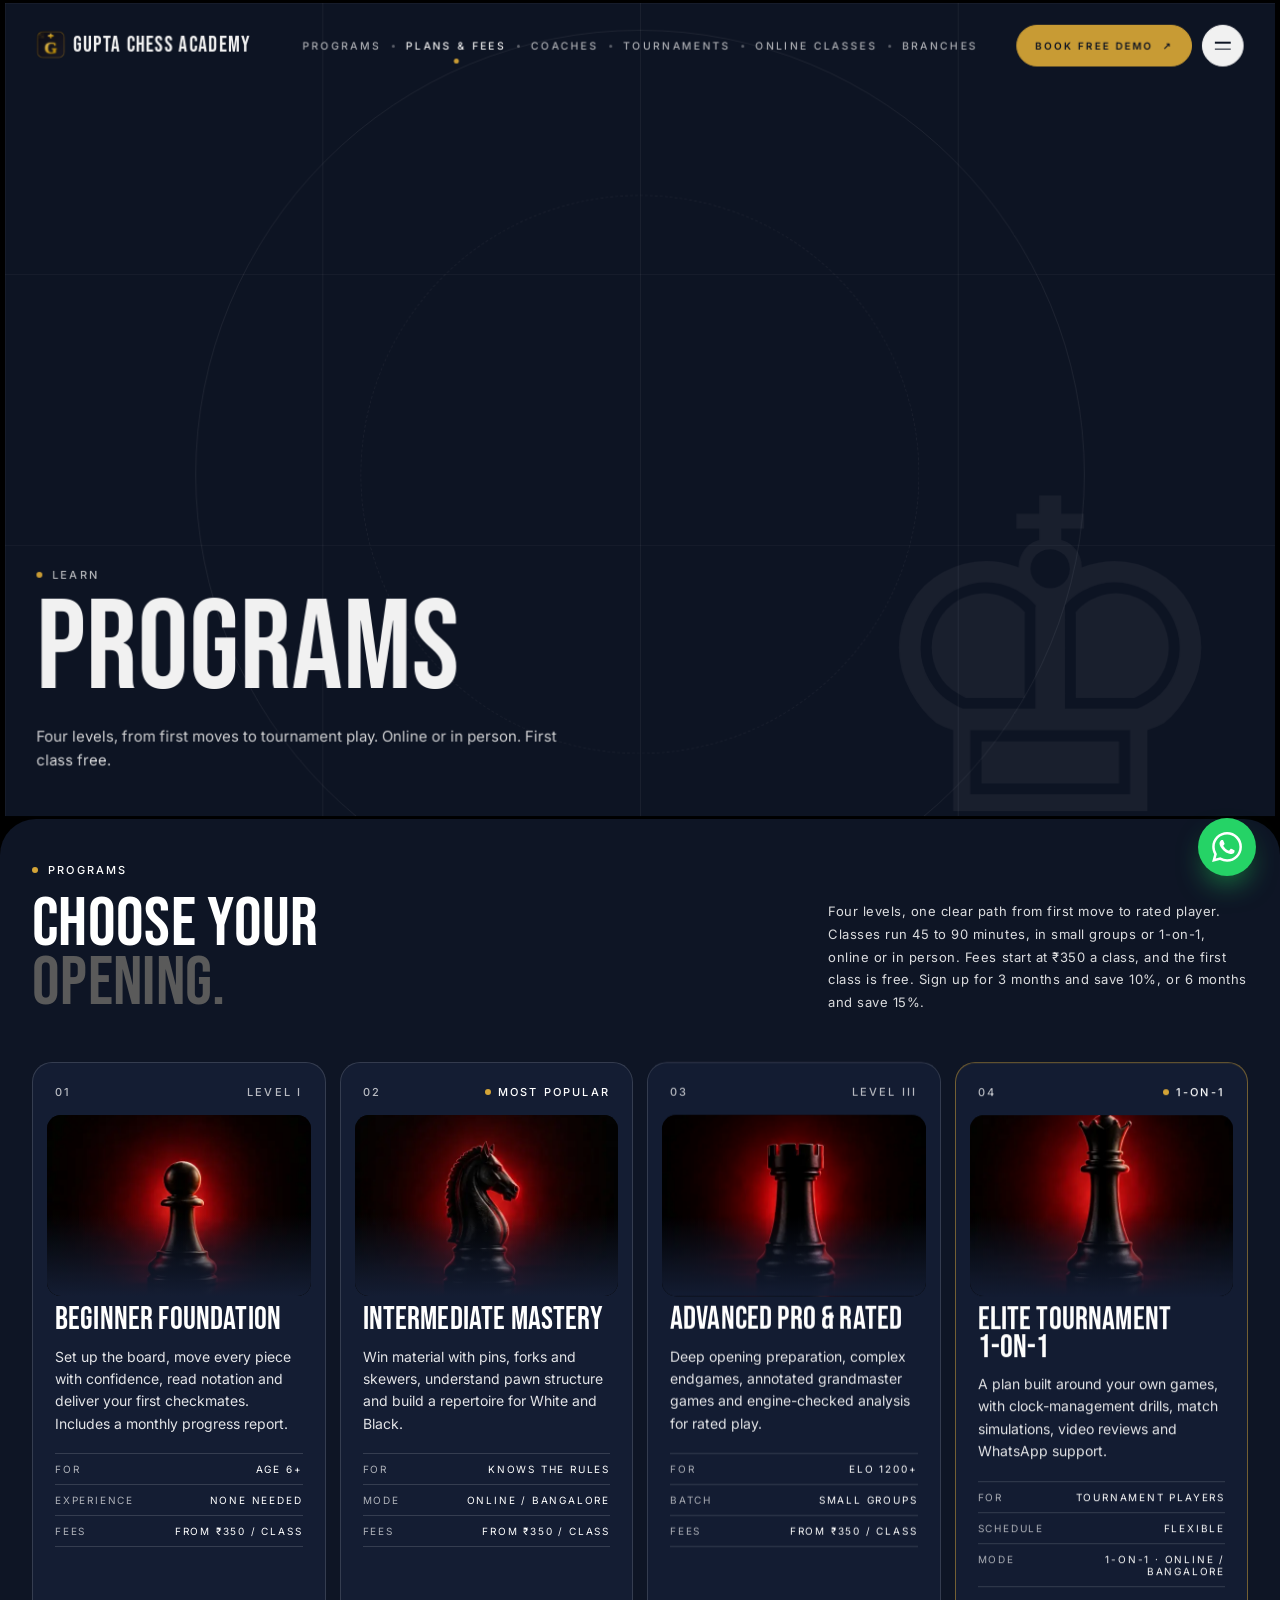
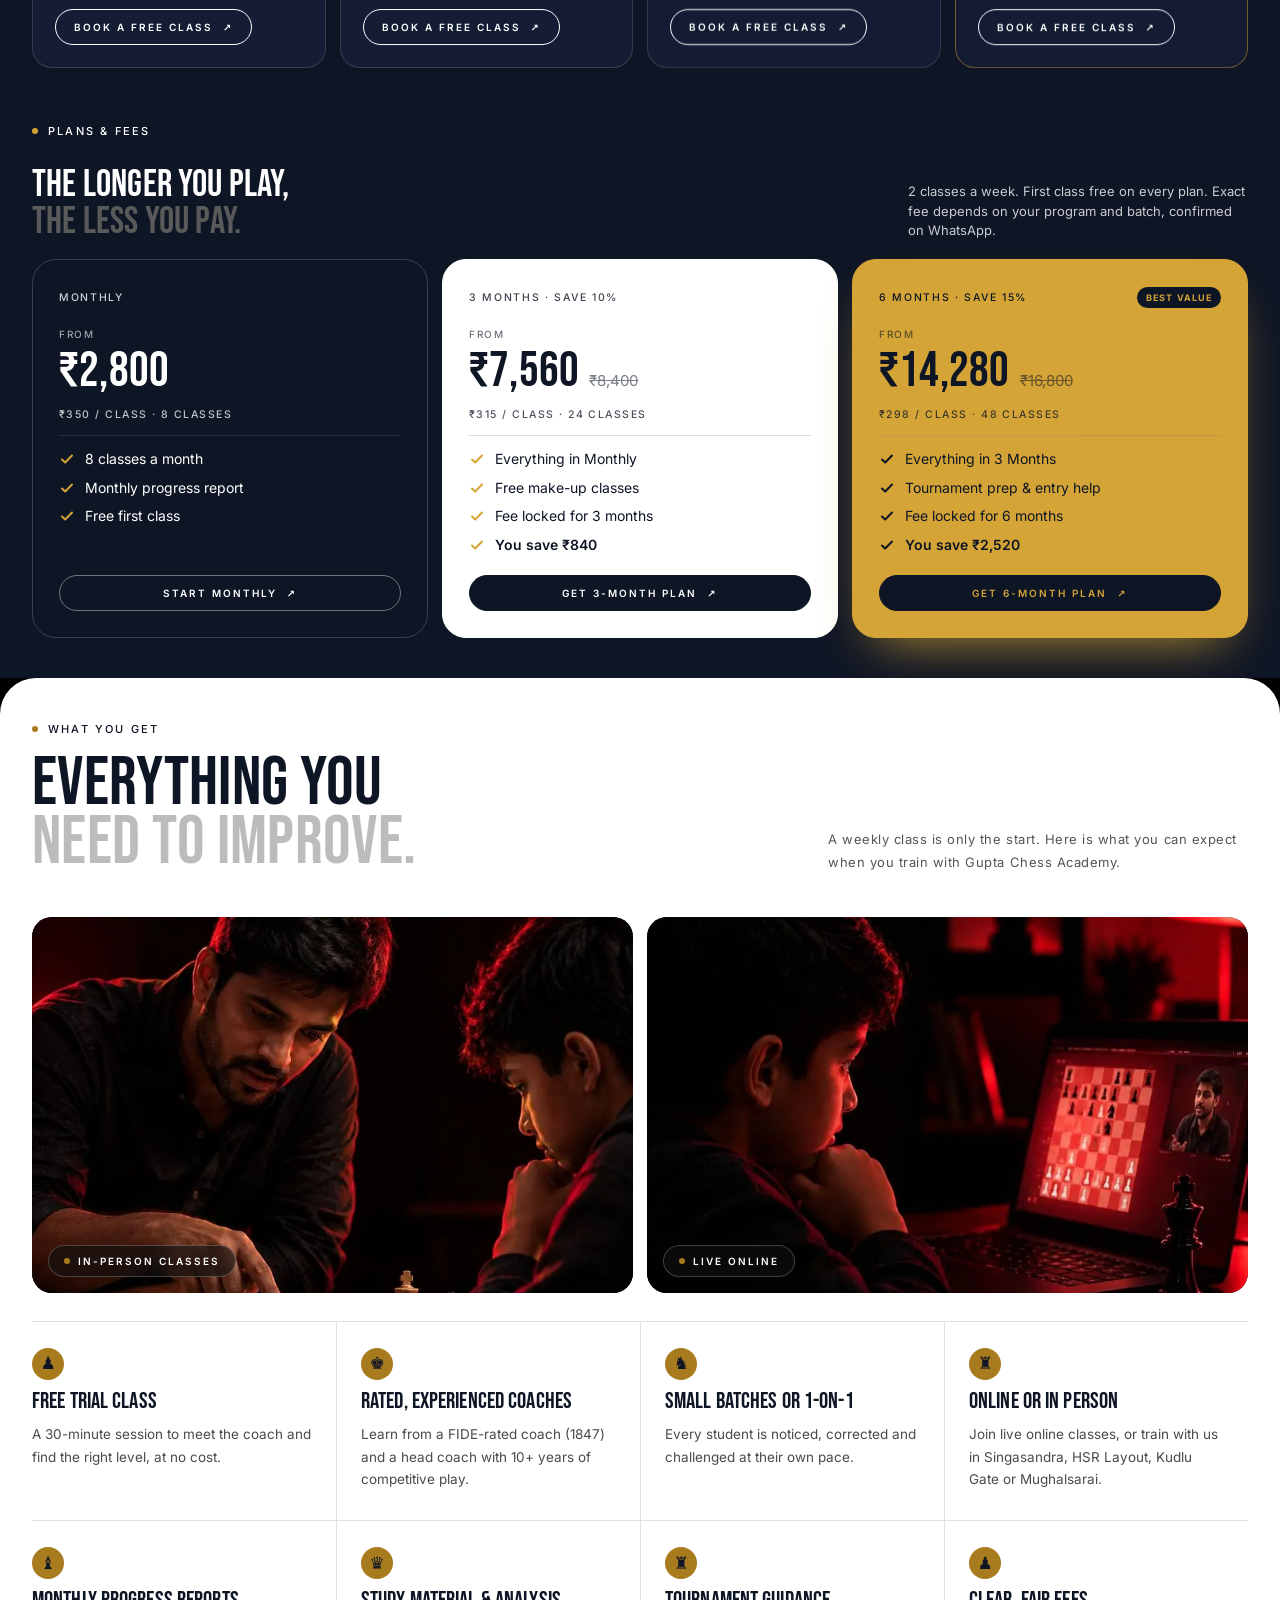
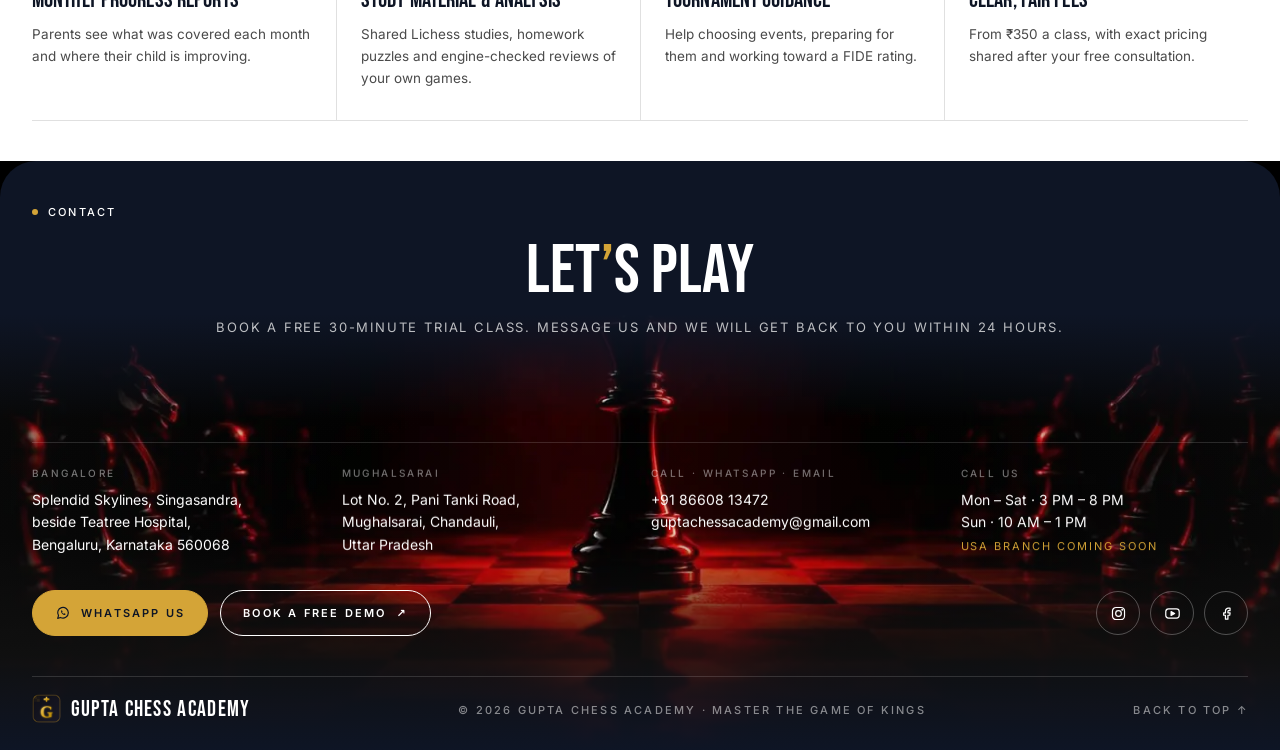
<file: programs.html>
<!doctype html>
<html lang="en">
<head>
<meta charset="utf-8">
<meta name="viewport" content="width=device-width, initial-scale=1, viewport-fit=cover">
<title>Chess Programs &amp; Online Classes — Gupta Chess Academy</title>
<meta name="description" content="Four chess programs from Beginner Foundation to Elite Tournament 1-on-1, online and in person in Bangalore and Mughalsarai. First class free. Save 10% on 3 months, 15% on 6 months.">
<link rel="canonical" href="https://guptachessacademy.com/programs">
<link rel="icon" href="/favicon.ico" sizes="any">
<link rel="icon" type="image/png" sizes="32x32" href="/favicon-32.png">
<link rel="icon" type="image/png" sizes="192x192" href="/favicon-192.png">
<link rel="apple-touch-icon" sizes="180x180" href="/apple-touch-icon.png">
<meta name="theme-color" content="#0E1525">
<meta property="og:type" content="website">
<meta property="og:site_name" content="Gupta Chess Academy">
<meta property="og:title" content="Chess Programs &amp; Online Classes — Gupta Chess Academy">
<meta property="og:description" content="Four chess programs from Beginner Foundation to Elite Tournament 1-on-1, online and in person in Bangalore and Mughalsarai. First class free. Save 10% on 3 months, 15% on 6 months.">
<meta property="og:url" content="https://guptachessacademy.com/programs">
<meta property="og:image" content="https://guptachessacademy.com/footer.jpg">
<meta name="twitter:card" content="summary_large_image">
<link rel="preload" href="/fonts/bebas-neue-latin-400-normal.woff2" as="font" type="font/woff2" crossorigin>
<link rel="preload" href="/fonts/inter-latin-400-normal.woff2" as="font" type="font/woff2" crossorigin>
<script>
  // Hide hero intro elements only when we can animate them in.
  if (!window.matchMedia('(prefers-reduced-motion: reduce)').matches) {
    document.documentElement.classList.add('anim');
  }
</script>
<link rel="stylesheet" href="/site.min.css?v=ad68f6ea">
</head>
<body>
<div id="top" class="anchor"></div>

<!-- ============ MENU OVERLAY ============ -->
<div class="menu" aria-hidden="true" id="menu">
  <div class="menu-top">
    <a href="/" class="logo"><img class="logo-mark" src="/logo.png" alt="" width="34" height="34">GUPTA CHESS ACADEMY</a>
    <button class="icon-btn close-btn" aria-label="Close menu" id="menuClose">
      <svg viewBox="0 0 24 24" fill="none" stroke="currentColor" stroke-width="2" stroke-linecap="round"><path d="M5 5l14 14M19 5L5 19"/></svg>
    </button>
  </div>
  <nav>
    <a href="/#why"><span class="mi"><span>WHY CHESS</span></span><small>01</small></a>
    <a href="#programs" data-go="programs"><span class="mi"><span>PROGRAMS</span></span><small>02</small></a>
    <a href="#plans" data-go="plans"><span class="mi"><span>PLANS &amp; FEES</span></span><small>03</small></a>
    <a href="/reviews"><span class="mi"><span>REVIEWS</span></span><small>04</small></a>
    <a href="/about"><span class="mi"><span>COACHES</span></span><small>05</small></a>
    <a href="/tournaments"><span class="mi"><span>TOURNAMENTS</span></span><small>06</small></a>
    <a href="#programs" data-go="programs"><span class="mi"><span>ONLINE CLASSES</span></span><small>07</small></a>
    <a href="/branches"><span class="mi"><span>BRANCHES</span></span><small>08</small></a>
    <a href="/contact#demo" class="menu-demo"><span class="mi"><span>BOOK A FREE DEMO</span></span><small>09</small></a>
    <a href="#contact" data-go="contact"><span class="mi"><span>CONTACT</span></span><small>10</small></a>
  </nav>
  <div class="menu-foot cap">
    <span>Master the game of kings</span>
    <span>+91 86608 13472</span>
  </div>
</div>

<div class="m-cta" id="mCta" aria-hidden="true">
  <a href="/contact#demo" class="m-cta-main" tabindex="-1"><span class="m-cta-ic">&#x265A;&#xFE0E;</span>BOOK A FREE DEMO<span class="arr">↗</span></a>
  <a href="https://wa.me/918660813472?text=Hi%21%20I%27d%20like%20to%20know%20more%20about%20chess%20classes%20at%20Gupta%20Chess%20Academy." target="_blank" rel="noopener" class="m-cta-wa" aria-label="WhatsApp us" tabindex="-1"><svg viewBox="0 0 24 24" fill="currentColor" aria-hidden="true"><path d="M17.472 14.382c-.297-.149-1.758-.867-2.03-.967-.273-.099-.471-.148-.67.15-.197.297-.767.966-.94 1.164-.173.199-.347.223-.644.075-.297-.15-1.255-.463-2.39-1.475-.883-.788-1.48-1.761-1.653-2.059-.173-.297-.018-.458.13-.606.134-.133.298-.347.446-.52.149-.174.198-.298.298-.497.099-.198.05-.371-.025-.52-.075-.149-.669-1.612-.916-2.207-.242-.579-.487-.5-.669-.51-.173-.008-.371-.01-.57-.01-.198 0-.52.074-.792.372-.272.297-1.04 1.016-1.04 2.479 0 1.462 1.065 2.875 1.213 3.074.149.198 2.096 3.2 5.077 4.487.709.306 1.262.489 1.694.625.712.227 1.36.195 1.871.118.571-.085 1.758-.719 2.006-1.413.248-.694.248-1.289.173-1.413-.074-.124-.272-.198-.57-.347m-5.421 7.403h-.004a9.87 9.87 0 01-5.031-1.378l-.361-.214-3.741.982.998-3.648-.235-.374a9.86 9.86 0 01-1.51-5.26c.001-5.45 4.436-9.884 9.888-9.884 2.64 0 5.122 1.03 6.988 2.898a9.825 9.825 0 012.893 6.994c-.003 5.45-4.437 9.884-9.885 9.884m8.413-18.297A11.815 11.815 0 0012.05 0C5.495 0 .16 5.335.157 11.892c0 2.096.547 4.142 1.588 5.945L.057 24l6.305-1.654a11.882 11.882 0 005.683 1.448h.005c6.554 0 11.89-5.335 11.893-11.893a11.821 11.821 0 00-3.48-8.413Z"/></svg></a>
</div>

<main class="frame">

<section class="panel hero subhero" id="p-sub">
  <div class="panel-inner">
    <div class="bg-grid"></div>
    <div class="ring r1"></div><div class="ring r2"></div>
    <span class="g sh-glyph" aria-hidden="true">&#x265A;&#xFE0E;</span>
    <header class="nav h-fade">
      <a href="/" class="logo" aria-label="Gupta Chess Academy home"><img class="logo-mark" src="/logo.png" alt="" width="34" height="34">GUPTA CHESS ACADEMY</a>
      <nav class="links" aria-label="Primary">
        <a href="#programs" data-go="programs" class="active">PROGRAMS</a><i class="sep"></i>
        <a href="#plans" data-go="plans">PLANS &amp; FEES</a><i class="sep"></i>
        <a href="/about">COACHES</a><i class="sep"></i>
        <a href="/tournaments">TOURNAMENTS</a><i class="sep"></i>
        <a href="#programs" data-go="programs">ONLINE CLASSES</a><i class="sep"></i>
        <a href="/branches">BRANCHES</a>
      </nav>
      <div class="nav-r">
        <a class="btn solid sm nav-cta" href="/contact#demo">BOOK FREE DEMO <span class="arr">↗</span></a>
        <button class="icon-btn menu-btn" aria-label="Open menu" aria-expanded="false" aria-controls="menu" id="menuBtn">
          <span class="bars"><i></i><i></i></span>
        </button>
      </div>
    </header>
    <div class="sh-body">
      <div class="sec-label cap"><span class="dot-red"></span>LEARN</div>
      <h1 class="sh-title disp"><span class="m"><span>PROGRAMS</span></span></h1>
      <p class="sh-sub">Four levels, from first moves to tournament play. Online or in person. First class free.</p>
    </div>
    <div class="shade"></div>
  </div>
</section>

<div class="anchor" id="programs"></div>
<div class="anchor" id="programs"></div>
<section class="panel programs" id="p-programs">
  <div class="panel-inner">
    <div class="sec-head">
      <div>
        <div class="sec-label cap"><span class="dot-red"></span>PROGRAMS</div>
        <h2 class="sec-title disp"><span class="m"><span>CHOOSE YOUR</span></span><span class="m"><span class="dim">OPENING.</span></span></h2>
      </div>
      <p class="sec-copy"><span class="m"><span>Four levels, one clear path from first move to rated player. Classes run 45 to 90 minutes, in small groups or 1-on-1, online or in person. Fees start at ₹350 a class, and the first class is free. Sign up for 3 months and save 10%, or 6 months and save 15%.</span></span></p>
    </div>

    <div class="swipe-note cap"><span>4 programs</span><span>Swipe <i>→</i></span></div>
    <div class="p-grid">
      <article class="p-card">
        <div class="p-top cap"><span>01</span><span>LEVEL I</span></div>
        <div class="p-media"><img src="program-pawn.webp" alt="Black pawn lit by a crimson glow" loading="lazy" decoding="async"></div>
        <h3 class="p-title disp">BEGINNER FOUNDATION</h3>
        <p class="p-desc">Set up the board, move every piece with confidence, read notation and deliver your first checkmates. Includes a monthly progress report.</p>
        <ul class="p-meta"><li><span>For</span>Age 6+</li><li><span>Experience</span>None needed</li><li><span>Fees</span>From ₹350 / class</li></ul>
        <a href="/contact?program=Beginner%20Foundation#demo" class="btn sm">BOOK A FREE CLASS <span class="arr">↗</span></a>
      </article>
      <article class="p-card">
        <div class="p-top cap"><span>02</span><span class="live"><i class="dot-red"></i>MOST POPULAR</span></div>
        <div class="p-media"><img src="program-knight.webp" alt="Black knight lit by a crimson glow" loading="lazy" decoding="async"></div>
        <h3 class="p-title disp">INTERMEDIATE MASTERY</h3>
        <p class="p-desc">Win material with pins, forks and skewers, understand pawn structure and build a repertoire for White and Black.</p>
        <ul class="p-meta"><li><span>For</span>Knows the rules</li><li><span>Mode</span>Online / Bangalore</li><li><span>Fees</span>From ₹350 / class</li></ul>
        <a href="/contact?program=Intermediate%20Mastery#demo" class="btn sm">BOOK A FREE CLASS <span class="arr">↗</span></a>
      </article>
      <article class="p-card">
        <div class="p-top cap"><span>03</span><span>LEVEL III</span></div>
        <div class="p-media"><img src="program-rook.webp" alt="Black rook lit by a crimson glow" loading="lazy" decoding="async"></div>
        <h3 class="p-title disp">ADVANCED PRO &amp; RATED</h3>
        <p class="p-desc">Deep opening preparation, complex endgames, annotated grandmaster games and engine-checked analysis for rated play.</p>
        <ul class="p-meta"><li><span>For</span>ELO 1200+</li><li><span>Batch</span>Small groups</li><li><span>Fees</span>From ₹350 / class</li></ul>
        <a href="/contact?program=Advanced%20Pro%20%26%20Rated#demo" class="btn sm">BOOK A FREE CLASS <span class="arr">↗</span></a>
      </article>
      <article class="p-card feat">
        <div class="p-top cap"><span>04</span><span class="live"><i class="dot-red"></i>1-ON-1</span></div>
        <div class="p-media"><img src="program-queen.webp" alt="Black queen lit by a crimson glow" loading="lazy" decoding="async"></div>
        <h3 class="p-title disp">ELITE TOURNAMENT <span class="nw">1-ON-1</span></h3>
        <p class="p-desc">A plan built around your own games, with clock-management drills, match simulations, video reviews and WhatsApp support.</p>
        <ul class="p-meta"><li><span>For</span>Tournament players</li><li><span>Schedule</span>Flexible</li><li><span>Mode</span>1-on-1 · Online / Bangalore</li></ul>
        <a href="/contact?program=Elite%20Tournament%201-on-1#demo" class="btn sm">BOOK A FREE CLASS <span class="arr">↗</span></a>
      </article>
    </div>
    <div class="plans" id="plans">
      <div class="of-intro">
        <div class="sec-label cap"><span class="dot-red"></span>PLANS &amp; FEES</div>
        <h3 class="of-title disp"><span class="m"><span>THE LONGER YOU PLAY,</span></span><span class="m"><span class="dim">THE LESS YOU PAY.</span></span></h3>
        <p class="pl-note">2 classes a week. First class free on every plan. Exact fee depends on your program and batch, confirmed on WhatsApp.</p>
      </div>
      <div class="pl-grid">
      <article class="pl-card">
        <div class="pl-tag cap">MONTHLY</div>
        <div class="pl-price"><span class="pl-from cap">from</span><b class="disp">₹2,800</b></div>
        <div class="pl-per cap">₹350 / class · 8 classes</div>
        <ul class="pl-list"><li><svg viewBox="0 0 16 16" aria-hidden="true"><path d="M3 8.5l3.2 3L13 4.5" fill="none" stroke="currentColor" stroke-width="2" stroke-linecap="round" stroke-linejoin="round"/></svg><span>8 classes a month</span></li><li><svg viewBox="0 0 16 16" aria-hidden="true"><path d="M3 8.5l3.2 3L13 4.5" fill="none" stroke="currentColor" stroke-width="2" stroke-linecap="round" stroke-linejoin="round"/></svg><span>Monthly progress report</span></li><li><svg viewBox="0 0 16 16" aria-hidden="true"><path d="M3 8.5l3.2 3L13 4.5" fill="none" stroke="currentColor" stroke-width="2" stroke-linecap="round" stroke-linejoin="round"/></svg><span>Free first class</span></li></ul>
        <a class="btn sm pl-btn" href="https://wa.me/918660813472?text=Hi%21%20I%27m%20interested%20in%20the%20Monthly%20plan%20%28from%20%E2%82%B92%2C800%29.%20Can%20you%20share%20details%3F" target="_blank" rel="noopener">START MONTHLY <span class="arr">&#8599;</span></a>
      </article>
      <article class="pl-card">
        <div class="pl-tag cap">3 MONTHS · SAVE 10%</div>
        <div class="pl-price"><span class="pl-from cap">from</span><b class="disp">₹7,560</b><s class="pl-was">₹8,400</s></div>
        <div class="pl-per cap">₹315 / class · 24 classes</div>
        <ul class="pl-list"><li><svg viewBox="0 0 16 16" aria-hidden="true"><path d="M3 8.5l3.2 3L13 4.5" fill="none" stroke="currentColor" stroke-width="2" stroke-linecap="round" stroke-linejoin="round"/></svg><span>Everything in Monthly</span></li><li><svg viewBox="0 0 16 16" aria-hidden="true"><path d="M3 8.5l3.2 3L13 4.5" fill="none" stroke="currentColor" stroke-width="2" stroke-linecap="round" stroke-linejoin="round"/></svg><span>Free make-up classes</span></li><li><svg viewBox="0 0 16 16" aria-hidden="true"><path d="M3 8.5l3.2 3L13 4.5" fill="none" stroke="currentColor" stroke-width="2" stroke-linecap="round" stroke-linejoin="round"/></svg><span>Fee locked for 3 months</span></li><li><svg viewBox="0 0 16 16" aria-hidden="true"><path d="M3 8.5l3.2 3L13 4.5" fill="none" stroke="currentColor" stroke-width="2" stroke-linecap="round" stroke-linejoin="round"/></svg><span>You save ₹840</span></li></ul>
        <a class="btn sm pl-btn" href="https://wa.me/918660813472?text=Hi%21%20I%27m%20interested%20in%20the%203-Month%20plan%20%28from%20%E2%82%B97%2C560%29.%20Can%20you%20share%20details%3F" target="_blank" rel="noopener">GET 3-MONTH PLAN <span class="arr">&#8599;</span></a>
      </article>
      <article class="pl-card best">
        <div class="pl-tag cap">6 MONTHS · SAVE 15% <span class="pl-badge">BEST VALUE</span></div>
        <div class="pl-price"><span class="pl-from cap">from</span><b class="disp">₹14,280</b><s class="pl-was">₹16,800</s></div>
        <div class="pl-per cap">₹298 / class · 48 classes</div>
        <ul class="pl-list"><li><svg viewBox="0 0 16 16" aria-hidden="true"><path d="M3 8.5l3.2 3L13 4.5" fill="none" stroke="currentColor" stroke-width="2" stroke-linecap="round" stroke-linejoin="round"/></svg><span>Everything in 3 Months</span></li><li><svg viewBox="0 0 16 16" aria-hidden="true"><path d="M3 8.5l3.2 3L13 4.5" fill="none" stroke="currentColor" stroke-width="2" stroke-linecap="round" stroke-linejoin="round"/></svg><span>Tournament prep &amp; entry help</span></li><li><svg viewBox="0 0 16 16" aria-hidden="true"><path d="M3 8.5l3.2 3L13 4.5" fill="none" stroke="currentColor" stroke-width="2" stroke-linecap="round" stroke-linejoin="round"/></svg><span>Fee locked for 6 months</span></li><li><svg viewBox="0 0 16 16" aria-hidden="true"><path d="M3 8.5l3.2 3L13 4.5" fill="none" stroke="currentColor" stroke-width="2" stroke-linecap="round" stroke-linejoin="round"/></svg><span>You save ₹2,520</span></li></ul>
        <a class="btn sm pl-btn" href="https://wa.me/918660813472?text=Hi%21%20I%27m%20interested%20in%20the%206-Month%20plan%20%28from%20%E2%82%B914%2C280%29.%20Can%20you%20share%20details%3F" target="_blank" rel="noopener">GET 6-MONTH PLAN <span class="arr">&#8599;</span></a>
      </article>
      </div>
    </div>
    <div class="shade"></div>
  </div>
</section>

<div class="anchor" id="edge"></div>
<section class="panel edge" id="p-edge">
  <div class="panel-inner">
    <div class="sec-head">
      <div>
        <div class="sec-label cap"><span class="dot-red"></span>WHAT YOU GET</div>
        <h2 class="sec-title disp"><span class="m"><span>EVERYTHING YOU</span></span><span class="m"><span class="dim">NEED TO IMPROVE.</span></span></h2>
      </div>
      <p class="sec-copy"><span class="m"><span>A weekly class is only the start. Here is what you can expect when you train with Gupta Chess Academy.</span></span></p>
    </div>
    <div class="edge-media">
      <figure class="edge-fig">
        <img src="coaching.webp" alt="Coach moving a piece while teaching a student at the chessboard" loading="lazy" decoding="async">
        <figcaption class="pill-cap"><i class="dot-red"></i>IN-PERSON CLASSES</figcaption>
      </figure>
      <figure class="edge-fig">
        <img src="online.webp" alt="Boy following a live online chess lesson on a laptop beside a real board" loading="lazy" decoding="async">
        <figcaption class="pill-cap"><i class="dot-red"></i>LIVE ONLINE</figcaption>
      </figure>
    </div>
    <div class="edge-grid">
      <article class="edge-item"><span class="red-ic">&#x265F;&#xFE0E;</span><h3 class="disp">Free trial class</h3><p>A 30-minute session to meet the coach and find the right level, at no cost.</p></article>
      <article class="edge-item"><span class="red-ic">&#x265A;&#xFE0E;</span><h3 class="disp">Rated, experienced coaches</h3><p>Learn from a FIDE-rated coach (1847) and a head coach with 10+ years of competitive play.</p></article>
      <article class="edge-item"><span class="red-ic">&#x265E;&#xFE0E;</span><h3 class="disp">Small batches or 1-on-1</h3><p>Every student is noticed, corrected and challenged at their own pace.</p></article>
      <article class="edge-item"><span class="red-ic">&#x265C;&#xFE0E;</span><h3 class="disp">Online or in person</h3><p>Join live online classes, or train with us in Singasandra, HSR Layout, Kudlu Gate or Mughalsarai.</p></article>
      <article class="edge-item"><span class="red-ic">&#x265D;&#xFE0E;</span><h3 class="disp">Monthly progress reports</h3><p>Parents see what was covered each month and where their child is improving.</p></article>
      <article class="edge-item"><span class="red-ic">&#x265B;&#xFE0E;</span><h3 class="disp">Study material &amp; analysis</h3><p>Shared Lichess studies, homework puzzles and engine-checked reviews of your own games.</p></article>
      <article class="edge-item"><span class="red-ic">&#x265C;&#xFE0E;</span><h3 class="disp">Tournament guidance</h3><p>Help choosing events, preparing for them and working toward a FIDE rating.</p></article>
      <article class="edge-item"><span class="red-ic">&#x265F;&#xFE0E;</span><h3 class="disp">Clear, fair fees</h3><p>From ₹350 a class, with exact pricing shared after your free consultation.</p></article>
    </div>
    <div class="shade"></div>
  </div>
</section>

<div class="anchor" id="contact"></div>
<div class="anchor" id="contact"></div>
<section class="panel contact last" id="p-contact">
  <div class="panel-inner">
    <div class="c-bg"><img src="footer.webp" alt="Lone black king under a red spotlight on a chessboard" loading="lazy" decoding="async"></div>
    <div>
      <div class="sec-label cap" style="position:relative"><span class="dot-red"></span>CONTACT</div>
      <div class="lp-box">
        <div class="lp" data-fit="lp">
          <div class="lp-in" data-measure><span class="m"><span>LET<span class="apos">’</span>S PLAY</span></span></div>
        </div>
      </div>
      <p class="lp-sub"><span class="m"><span>Book a free 30-minute trial class. Message us and we will get back to you within 24 hours.</span></span></p>
    </div>

    <div>
      <div class="c-grid">
        <div><h4>Bangalore</h4><p>Splendid Skylines, Singasandra,<br>beside Teatree Hospital,<br>Bengaluru, Karnataka 560068</p></div>
        <div><h4>Mughalsarai</h4><p>Lot No. 2, Pani Tanki Road,<br>Mughalsarai, Chandauli,<br>Uttar Pradesh</p></div>
        <div><h4>Call · WhatsApp · Email</h4><p><a href="tel:+918660813472">+91 86608 13472</a><br><a href="mailto:guptachessacademy@gmail.com">guptachessacademy@gmail.com</a></p></div>
        <div><h4>Call us</h4><p>Mon – Sat · 3 PM – 8 PM<br>Sun · 10 AM – 1 PM<br><span class="soon">USA branch coming soon</span></p></div>
      </div>

      <div class="c-actions">
        <div class="btns">
          <a href="https://wa.me/918660813472" target="_blank" rel="noopener" class="btn solid">
            <svg viewBox="0 0 24 24" fill="none" stroke="currentColor" stroke-width="1.8" stroke-linejoin="round"><path d="M20 11.6a8 8 0 0 1-11.7 7.1L4 20l1.3-4.1A8 8 0 1 1 20 11.6z"/><path d="M9 8.5c0 3.5 2.5 6.3 6 6.5l1-1.5-2-1-1 .8c-1-.4-2-1.4-2.4-2.4l.8-1-1-2z" fill="currentColor" stroke="none"/></svg>
            WHATSAPP US</a>
          <a href="/contact#demo" class="btn" style="color:#fff">BOOK A FREE DEMO <span class="arr">↗</span></a>
        </div>
        <div class="socials">
          <a href="https://www.instagram.com/chesswithpurvi/" target="_blank" rel="noopener" aria-label="Instagram"><svg viewBox="0 0 24 24"><rect x="3.5" y="3.5" width="17" height="17" rx="5"/><circle cx="12" cy="12" r="4"/><circle cx="17.3" cy="6.7" r=".6" fill="currentColor"/></svg></a>
          <a href="https://www.youtube.com/@chesswithpurvi" target="_blank" rel="noopener" aria-label="YouTube"><svg viewBox="0 0 24 24"><rect x="2.5" y="5.5" width="19" height="13" rx="4"/><path d="M10 9.3l5 2.7-5 2.7z" fill="currentColor"/></svg></a>
          <a href="https://www.facebook.com/profile.php?id=61555168469213" target="_blank" rel="noopener" aria-label="Facebook"><svg viewBox="0 0 24 24"><path d="M14.5 8H17V4.5h-2.5A4 4 0 0 0 10.5 8.5V11H8v3.5h2.5V20H14v-5.5h2.6l.5-3.5H14V9a1 1 0 0 1 .5-1z"/></svg></a>
        </div>
      </div>

      <div class="f-bar cap">
        <a href="#top" class="logo" data-go="top"><img class="logo-mark" src="/logo.png" alt="" width="34" height="34">GUPTA CHESS ACADEMY</a>
        <span>© 2026 GUPTA CHESS ACADEMY · MASTER THE GAME OF KINGS</span>
        <a href="#top" data-go="top">BACK TO TOP ↑</a>
      </div>
    </div>
  </div>
</section>

</main>


<script defer src="/vendor/gsap-3.12.5.min.js"></script>
<script defer src="/vendor/ScrollTrigger-3.12.5.min.js"></script>
<script defer src="/vendor/lenis-1.1.13.min.js"></script>
<script defer src="/site.min.js?v=875f6322"></script>
<a href="https://wa.me/918660813472?text=Hi%21%20I%27d%20like%20to%20know%20more%20about%20chess%20classes%20at%20Gupta%20Chess%20Academy." target="_blank" rel="noopener" class="wa-float" aria-label="Chat with us on WhatsApp"><svg viewBox="0 0 24 24" fill="currentColor" aria-hidden="true"><path d="M17.472 14.382c-.297-.149-1.758-.867-2.03-.967-.273-.099-.471-.148-.67.15-.197.297-.767.966-.94 1.164-.173.199-.347.223-.644.075-.297-.15-1.255-.463-2.39-1.475-.883-.788-1.48-1.761-1.653-2.059-.173-.297-.018-.458.13-.606.134-.133.298-.347.446-.52.149-.174.198-.298.298-.497.099-.198.05-.371-.025-.52-.075-.149-.669-1.612-.916-2.207-.242-.579-.487-.5-.669-.51-.173-.008-.371-.01-.57-.01-.198 0-.52.074-.792.372-.272.297-1.04 1.016-1.04 2.479 0 1.462 1.065 2.875 1.213 3.074.149.198 2.096 3.2 5.077 4.487.709.306 1.262.489 1.694.625.712.227 1.36.195 1.871.118.571-.085 1.758-.719 2.006-1.413.248-.694.248-1.289.173-1.413-.074-.124-.272-.198-.57-.347m-5.421 7.403h-.004a9.87 9.87 0 01-5.031-1.378l-.361-.214-3.741.982.998-3.648-.235-.374a9.86 9.86 0 01-1.51-5.26c.001-5.45 4.436-9.884 9.888-9.884 2.64 0 5.122 1.03 6.988 2.898a9.825 9.825 0 012.893 6.994c-.003 5.45-4.437 9.884-9.885 9.884m8.413-18.297A11.815 11.815 0 0012.05 0C5.495 0 .16 5.335.157 11.892c0 2.096.547 4.142 1.588 5.945L.057 24l6.305-1.654a11.882 11.882 0 005.683 1.448h.005c6.554 0 11.89-5.335 11.893-11.893a11.821 11.821 0 00-3.48-8.413Z"/></svg></a>
</body>
</html>
</file>
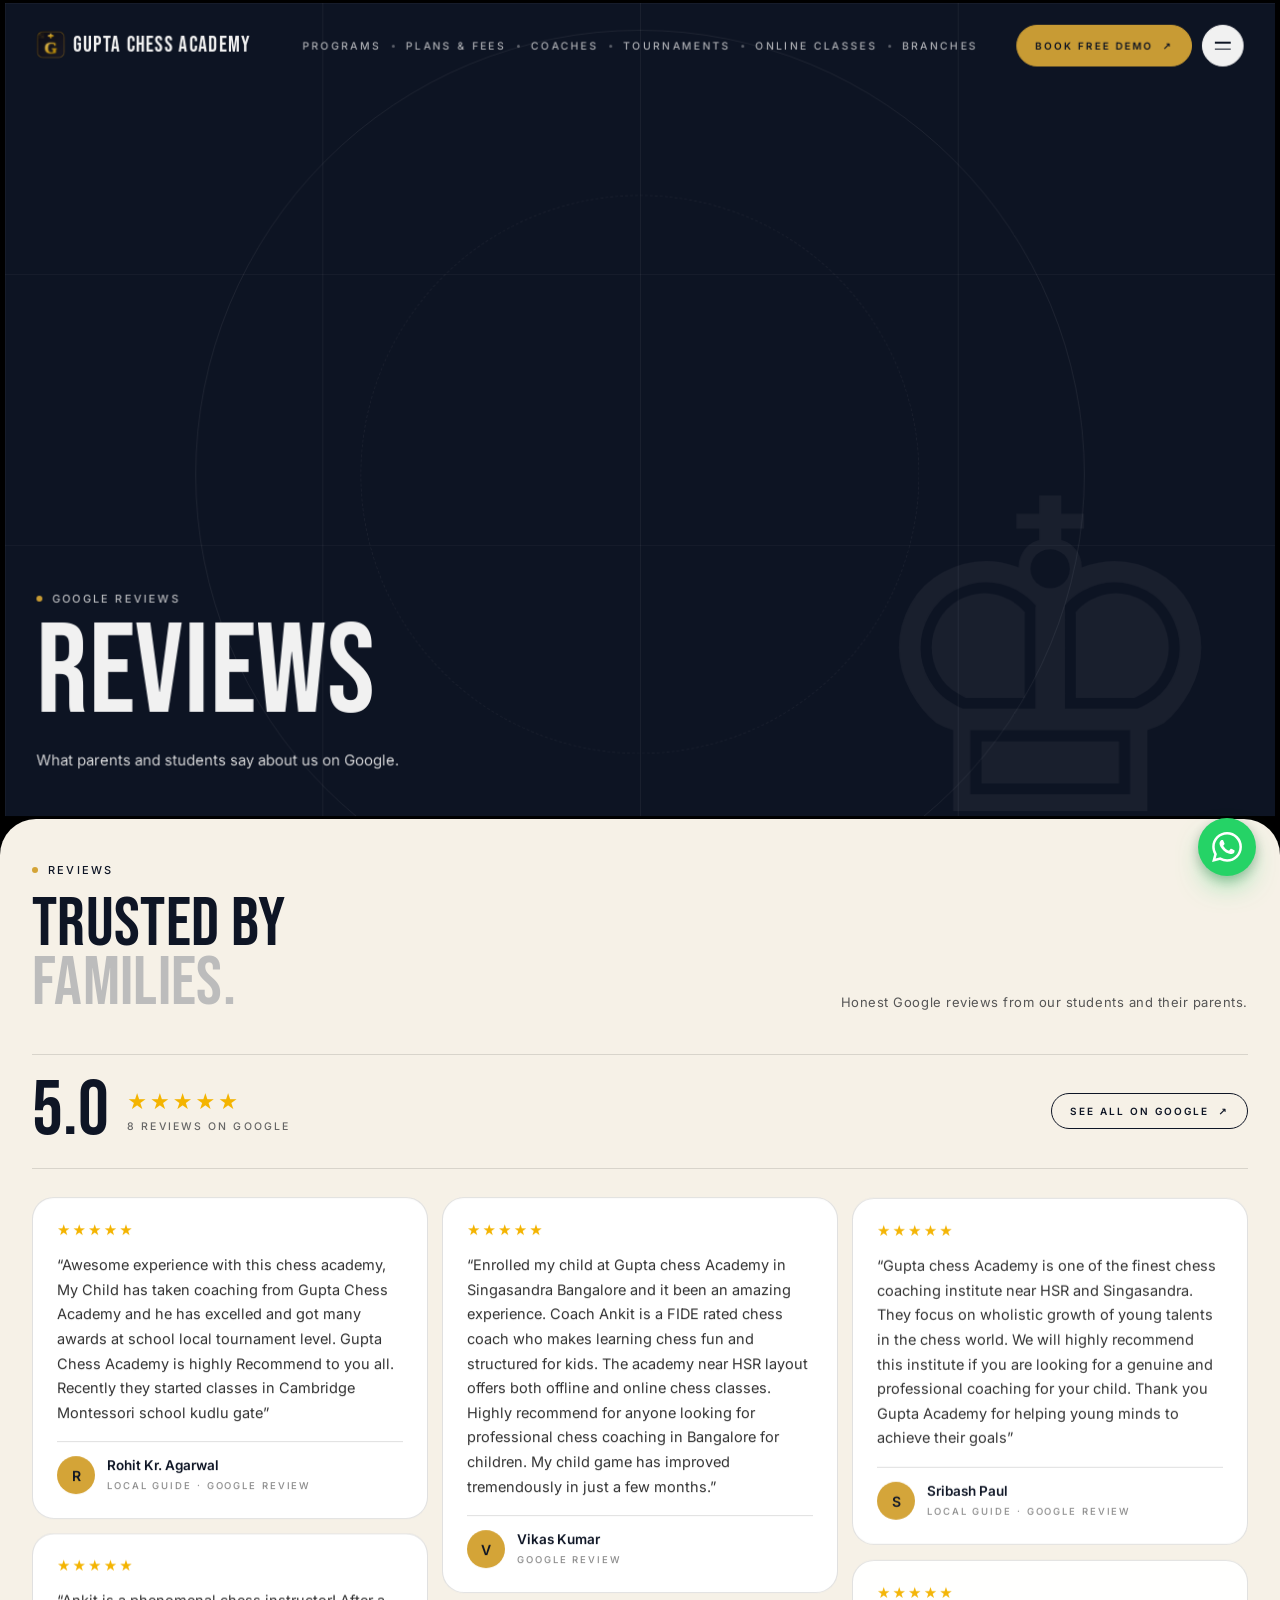
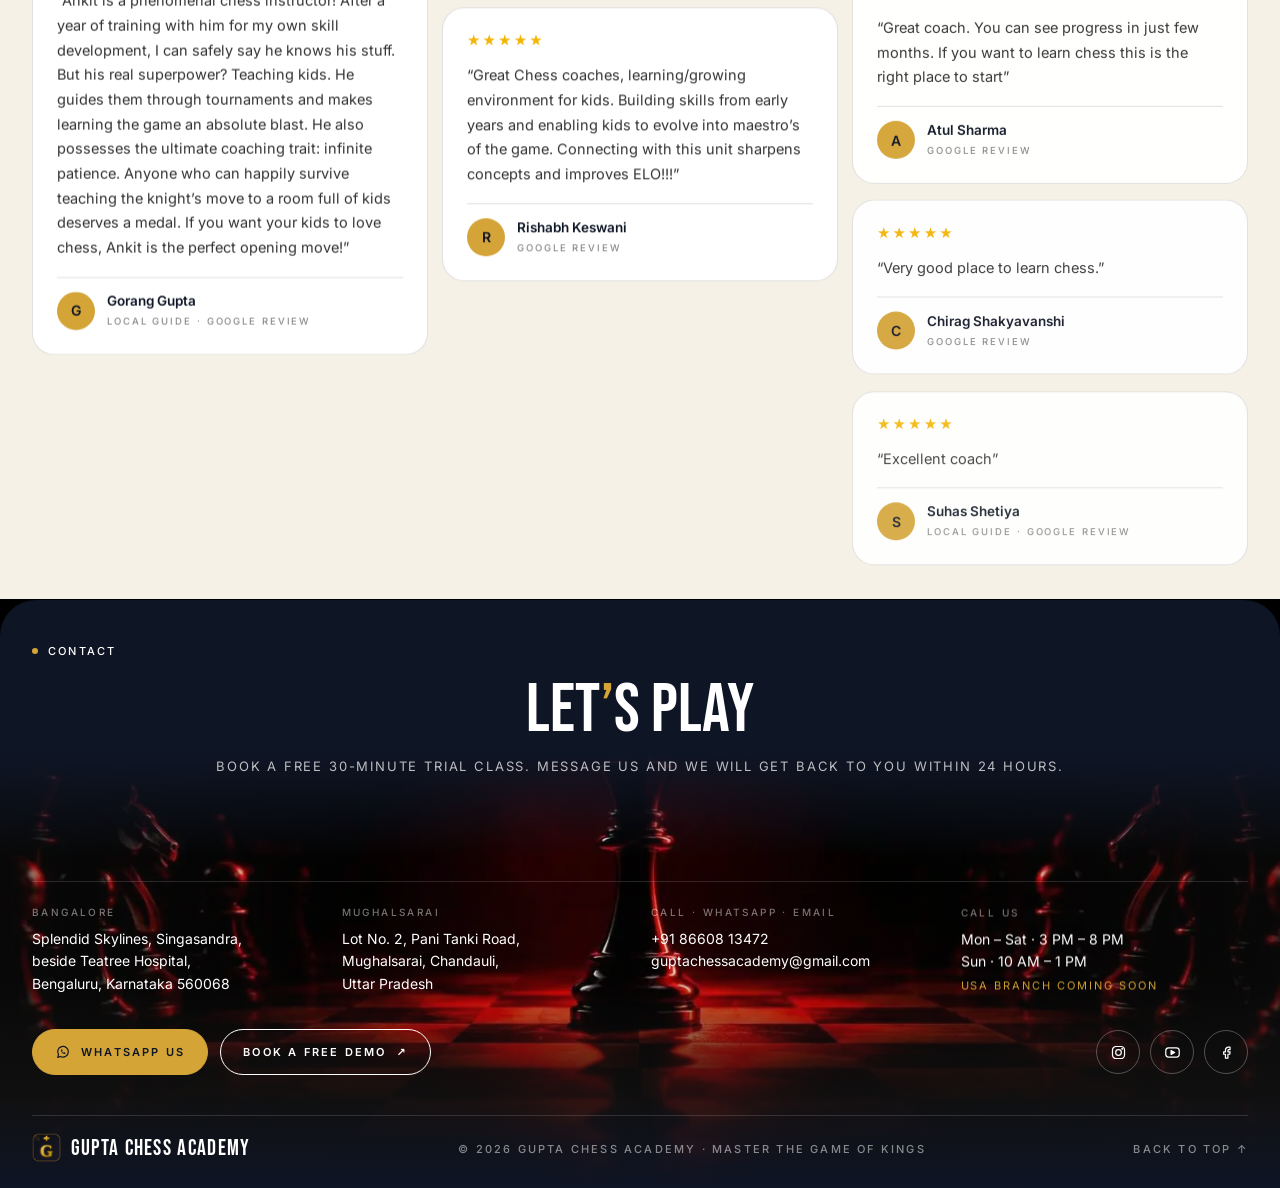
<file: reviews.html>
<!doctype html>
<html lang="en">
<head>
<meta charset="utf-8">
<meta name="viewport" content="width=device-width, initial-scale=1, viewport-fit=cover">
<title>Google Reviews — Gupta Chess Academy, Bangalore</title>
<meta name="description" content="Real Google reviews from students and parents of Gupta Chess Academy in Bangalore. Read what families say about our coaches.">
<link rel="canonical" href="https://guptachessacademy.com/reviews">
<link rel="icon" href="/favicon.ico" sizes="any">
<link rel="icon" type="image/png" sizes="32x32" href="/favicon-32.png">
<link rel="icon" type="image/png" sizes="192x192" href="/favicon-192.png">
<link rel="apple-touch-icon" sizes="180x180" href="/apple-touch-icon.png">
<meta name="theme-color" content="#0E1525">
<meta property="og:type" content="website">
<meta property="og:site_name" content="Gupta Chess Academy">
<meta property="og:title" content="Google Reviews — Gupta Chess Academy, Bangalore">
<meta property="og:description" content="Real Google reviews from students and parents of Gupta Chess Academy in Bangalore. Read what families say about our coaches.">
<meta property="og:url" content="https://guptachessacademy.com/reviews">
<meta property="og:image" content="https://guptachessacademy.com/footer.jpg">
<meta name="twitter:card" content="summary_large_image">
<link rel="preload" href="/fonts/bebas-neue-latin-400-normal.woff2" as="font" type="font/woff2" crossorigin>
<link rel="preload" href="/fonts/inter-latin-400-normal.woff2" as="font" type="font/woff2" crossorigin>
<script>
  // Hide hero intro elements only when we can animate them in.
  if (!window.matchMedia('(prefers-reduced-motion: reduce)').matches) {
    document.documentElement.classList.add('anim');
  }
</script>
<link rel="stylesheet" href="/site.min.css?v=ad68f6ea">
</head>
<body>
<div id="top" class="anchor"></div>

<!-- ============ MENU OVERLAY ============ -->
<div class="menu" aria-hidden="true" id="menu">
  <div class="menu-top">
    <a href="/" class="logo"><img class="logo-mark" src="/logo.png" alt="" width="34" height="34">GUPTA CHESS ACADEMY</a>
    <button class="icon-btn close-btn" aria-label="Close menu" id="menuClose">
      <svg viewBox="0 0 24 24" fill="none" stroke="currentColor" stroke-width="2" stroke-linecap="round"><path d="M5 5l14 14M19 5L5 19"/></svg>
    </button>
  </div>
  <nav>
    <a href="/#why"><span class="mi"><span>WHY CHESS</span></span><small>01</small></a>
    <a href="/programs"><span class="mi"><span>PROGRAMS</span></span><small>02</small></a>
    <a href="/programs#plans"><span class="mi"><span>PLANS &amp; FEES</span></span><small>03</small></a>
    <a href="#reviews" data-go="reviews"><span class="mi"><span>REVIEWS</span></span><small>04</small></a>
    <a href="/about"><span class="mi"><span>COACHES</span></span><small>05</small></a>
    <a href="/tournaments"><span class="mi"><span>TOURNAMENTS</span></span><small>06</small></a>
    <a href="/programs"><span class="mi"><span>ONLINE CLASSES</span></span><small>07</small></a>
    <a href="/branches"><span class="mi"><span>BRANCHES</span></span><small>08</small></a>
    <a href="/contact#demo" class="menu-demo"><span class="mi"><span>BOOK A FREE DEMO</span></span><small>09</small></a>
    <a href="#contact" data-go="contact"><span class="mi"><span>CONTACT</span></span><small>10</small></a>
  </nav>
  <div class="menu-foot cap">
    <span>Master the game of kings</span>
    <span>+91 86608 13472</span>
  </div>
</div>

<div class="m-cta" id="mCta" aria-hidden="true">
  <a href="/contact#demo" class="m-cta-main" tabindex="-1"><span class="m-cta-ic">&#x265A;&#xFE0E;</span>BOOK A FREE DEMO<span class="arr">↗</span></a>
  <a href="https://wa.me/918660813472?text=Hi%21%20I%27d%20like%20to%20know%20more%20about%20chess%20classes%20at%20Gupta%20Chess%20Academy." target="_blank" rel="noopener" class="m-cta-wa" aria-label="WhatsApp us" tabindex="-1"><svg viewBox="0 0 24 24" fill="currentColor" aria-hidden="true"><path d="M17.472 14.382c-.297-.149-1.758-.867-2.03-.967-.273-.099-.471-.148-.67.15-.197.297-.767.966-.94 1.164-.173.199-.347.223-.644.075-.297-.15-1.255-.463-2.39-1.475-.883-.788-1.48-1.761-1.653-2.059-.173-.297-.018-.458.13-.606.134-.133.298-.347.446-.52.149-.174.198-.298.298-.497.099-.198.05-.371-.025-.52-.075-.149-.669-1.612-.916-2.207-.242-.579-.487-.5-.669-.51-.173-.008-.371-.01-.57-.01-.198 0-.52.074-.792.372-.272.297-1.04 1.016-1.04 2.479 0 1.462 1.065 2.875 1.213 3.074.149.198 2.096 3.2 5.077 4.487.709.306 1.262.489 1.694.625.712.227 1.36.195 1.871.118.571-.085 1.758-.719 2.006-1.413.248-.694.248-1.289.173-1.413-.074-.124-.272-.198-.57-.347m-5.421 7.403h-.004a9.87 9.87 0 01-5.031-1.378l-.361-.214-3.741.982.998-3.648-.235-.374a9.86 9.86 0 01-1.51-5.26c.001-5.45 4.436-9.884 9.888-9.884 2.64 0 5.122 1.03 6.988 2.898a9.825 9.825 0 012.893 6.994c-.003 5.45-4.437 9.884-9.885 9.884m8.413-18.297A11.815 11.815 0 0012.05 0C5.495 0 .16 5.335.157 11.892c0 2.096.547 4.142 1.588 5.945L.057 24l6.305-1.654a11.882 11.882 0 005.683 1.448h.005c6.554 0 11.89-5.335 11.893-11.893a11.821 11.821 0 00-3.48-8.413Z"/></svg></a>
</div>

<main class="frame">

<section class="panel hero subhero" id="p-sub">
  <div class="panel-inner">
    <div class="bg-grid"></div>
    <div class="ring r1"></div><div class="ring r2"></div>
    <span class="g sh-glyph" aria-hidden="true">&#x265A;&#xFE0E;</span>
    <header class="nav h-fade">
      <a href="/" class="logo" aria-label="Gupta Chess Academy home"><img class="logo-mark" src="/logo.png" alt="" width="34" height="34">GUPTA CHESS ACADEMY</a>
      <nav class="links" aria-label="Primary">
        <a href="/programs">PROGRAMS</a><i class="sep"></i>
        <a href="/programs#plans">PLANS &amp; FEES</a><i class="sep"></i>
        <a href="/about">COACHES</a><i class="sep"></i>
        <a href="/tournaments">TOURNAMENTS</a><i class="sep"></i>
        <a href="/programs">ONLINE CLASSES</a><i class="sep"></i>
        <a href="/branches">BRANCHES</a>
      </nav>
      <div class="nav-r">
        <a class="btn solid sm nav-cta" href="/contact#demo">BOOK FREE DEMO <span class="arr">↗</span></a>
        <button class="icon-btn menu-btn" aria-label="Open menu" aria-expanded="false" aria-controls="menu" id="menuBtn">
          <span class="bars"><i></i><i></i></span>
        </button>
      </div>
    </header>
    <div class="sh-body">
      <div class="sec-label cap"><span class="dot-red"></span>GOOGLE REVIEWS</div>
      <h1 class="sh-title disp"><span class="m"><span>REVIEWS</span></span></h1>
      <p class="sh-sub">What parents and students say about us on Google.</p>
    </div>
    <div class="shade"></div>
  </div>
</section>

<div class="anchor" id="reviews"></div>
<div class="anchor" id="reviews"></div>
<section class="panel reviews rv-page" id="p-reviews">
  <div class="panel-inner">
    <div class="sec-head">
      <div>
        <div class="sec-label cap"><span class="dot-red"></span>REVIEWS</div>
        <h2 class="sec-title disp"><span class="m"><span>TRUSTED BY</span></span><span class="m"><span class="dim">FAMILIES.</span></span></h2>
      </div>
      <p class="sec-copy"><span class="m"><span>Honest Google reviews from our students and their parents.</span></span></p>
    </div>
    <div class="rv-bar">
      <div class="rv-score"><span class="rv-num disp">5.0</span><div><div class="rv-stars big" aria-hidden="true">&#9733;&#9733;&#9733;&#9733;&#9733;</div><div class="rv-count cap">8 REVIEWS ON GOOGLE</div></div></div>
      <a class="btn sm" href="https://www.google.com/search?q=gupta+chess+academy+bangalore+reviews" target="_blank" rel="noopener">SEE ALL ON GOOGLE <span class="arr">&#8599;</span></a>
    </div>
    
    <div class="rv-grid"><article class="rv-card"><div class="rv-stars" role="img" aria-label="5 out of 5 stars">&#9733;&#9733;&#9733;&#9733;&#9733;</div><p class="rv-text">&ldquo;Awesome experience with this chess academy, My Child has taken coaching from Gupta Chess Academy and he has excelled and got many awards at school local tournament level. Gupta Chess Academy is highly Recommend to you all. Recently they started classes in Cambridge Montessori school kudlu gate&rdquo;</p><div class="rv-by"><span class="rv-av" aria-hidden="true">R</span><div><b>Rohit Kr. Agarwal</b><small class="cap">Local Guide &middot; Google review</small></div></div></article><article class="rv-card"><div class="rv-stars" role="img" aria-label="5 out of 5 stars">&#9733;&#9733;&#9733;&#9733;&#9733;</div><p class="rv-text">&ldquo;Ankit is a phenomenal chess instructor! After a year of training with him for my own skill development, I can safely say he knows his stuff. But his real superpower? Teaching kids. He guides them through tournaments and makes learning the game an absolute blast. He also possesses the ultimate coaching trait: infinite patience. Anyone who can happily survive teaching the knight&rsquo;s move to a room full of kids deserves a medal. If you want your kids to love chess, Ankit is the perfect opening move!&rdquo;</p><div class="rv-by"><span class="rv-av" aria-hidden="true">G</span><div><b>Gorang Gupta</b><small class="cap">Local Guide &middot; Google review</small></div></div></article><article class="rv-card"><div class="rv-stars" role="img" aria-label="5 out of 5 stars">&#9733;&#9733;&#9733;&#9733;&#9733;</div><p class="rv-text">&ldquo;Enrolled my child at Gupta chess Academy in Singasandra Bangalore and it been an amazing experience. Coach Ankit is a FIDE rated chess coach who makes learning chess fun and structured for kids. The academy near HSR layout offers both offline and online chess classes. Highly recommend for anyone looking for professional chess coaching in Bangalore for children. My child game has improved tremendously in just a few months.&rdquo;</p><div class="rv-by"><span class="rv-av" aria-hidden="true">V</span><div><b>Vikas Kumar</b><small class="cap">Google review</small></div></div></article><article class="rv-card"><div class="rv-stars" role="img" aria-label="5 out of 5 stars">&#9733;&#9733;&#9733;&#9733;&#9733;</div><p class="rv-text">&ldquo;Great Chess coaches, learning/growing environment for kids. Building skills from early years and enabling kids to evolve into maestro&rsquo;s of the game. Connecting with this unit sharpens concepts and improves ELO!!!&rdquo;</p><div class="rv-by"><span class="rv-av" aria-hidden="true">R</span><div><b>Rishabh Keswani</b><small class="cap">Google review</small></div></div></article><article class="rv-card"><div class="rv-stars" role="img" aria-label="5 out of 5 stars">&#9733;&#9733;&#9733;&#9733;&#9733;</div><p class="rv-text">&ldquo;Gupta chess Academy is one of the finest chess coaching institute near HSR and Singasandra. They focus on wholistic growth of young talents in the chess world. We will highly recommend this institute if you are looking for a genuine and professional coaching for your child. Thank you Gupta Academy for helping young minds to achieve their goals&rdquo;</p><div class="rv-by"><span class="rv-av" aria-hidden="true">S</span><div><b>Sribash Paul</b><small class="cap">Local Guide &middot; Google review</small></div></div></article><article class="rv-card"><div class="rv-stars" role="img" aria-label="5 out of 5 stars">&#9733;&#9733;&#9733;&#9733;&#9733;</div><p class="rv-text">&ldquo;Great coach. You can see progress in just few months. If you want to learn chess this is the right place to start&rdquo;</p><div class="rv-by"><span class="rv-av" aria-hidden="true">A</span><div><b>Atul Sharma</b><small class="cap">Google review</small></div></div></article><article class="rv-card"><div class="rv-stars" role="img" aria-label="5 out of 5 stars">&#9733;&#9733;&#9733;&#9733;&#9733;</div><p class="rv-text">&ldquo;Very good place to learn chess.&rdquo;</p><div class="rv-by"><span class="rv-av" aria-hidden="true">C</span><div><b>Chirag Shakyavanshi</b><small class="cap">Google review</small></div></div></article><article class="rv-card"><div class="rv-stars" role="img" aria-label="5 out of 5 stars">&#9733;&#9733;&#9733;&#9733;&#9733;</div><p class="rv-text">&ldquo;Excellent coach&rdquo;</p><div class="rv-by"><span class="rv-av" aria-hidden="true">S</span><div><b>Suhas Shetiya</b><small class="cap">Local Guide &middot; Google review</small></div></div></article></div>
    
  </div>
</section>

<div class="anchor" id="contact"></div>
<div class="anchor" id="contact"></div>
<section class="panel contact last" id="p-contact">
  <div class="panel-inner">
    <div class="c-bg"><img src="footer.webp" alt="Lone black king under a red spotlight on a chessboard" loading="lazy" decoding="async"></div>
    <div>
      <div class="sec-label cap" style="position:relative"><span class="dot-red"></span>CONTACT</div>
      <div class="lp-box">
        <div class="lp" data-fit="lp">
          <div class="lp-in" data-measure><span class="m"><span>LET<span class="apos">’</span>S PLAY</span></span></div>
        </div>
      </div>
      <p class="lp-sub"><span class="m"><span>Book a free 30-minute trial class. Message us and we will get back to you within 24 hours.</span></span></p>
    </div>

    <div>
      <div class="c-grid">
        <div><h4>Bangalore</h4><p>Splendid Skylines, Singasandra,<br>beside Teatree Hospital,<br>Bengaluru, Karnataka 560068</p></div>
        <div><h4>Mughalsarai</h4><p>Lot No. 2, Pani Tanki Road,<br>Mughalsarai, Chandauli,<br>Uttar Pradesh</p></div>
        <div><h4>Call · WhatsApp · Email</h4><p><a href="tel:+918660813472">+91 86608 13472</a><br><a href="mailto:guptachessacademy@gmail.com">guptachessacademy@gmail.com</a></p></div>
        <div><h4>Call us</h4><p>Mon – Sat · 3 PM – 8 PM<br>Sun · 10 AM – 1 PM<br><span class="soon">USA branch coming soon</span></p></div>
      </div>

      <div class="c-actions">
        <div class="btns">
          <a href="https://wa.me/918660813472" target="_blank" rel="noopener" class="btn solid">
            <svg viewBox="0 0 24 24" fill="none" stroke="currentColor" stroke-width="1.8" stroke-linejoin="round"><path d="M20 11.6a8 8 0 0 1-11.7 7.1L4 20l1.3-4.1A8 8 0 1 1 20 11.6z"/><path d="M9 8.5c0 3.5 2.5 6.3 6 6.5l1-1.5-2-1-1 .8c-1-.4-2-1.4-2.4-2.4l.8-1-1-2z" fill="currentColor" stroke="none"/></svg>
            WHATSAPP US</a>
          <a href="/contact#demo" class="btn" style="color:#fff">BOOK A FREE DEMO <span class="arr">↗</span></a>
        </div>
        <div class="socials">
          <a href="https://www.instagram.com/chesswithpurvi/" target="_blank" rel="noopener" aria-label="Instagram"><svg viewBox="0 0 24 24"><rect x="3.5" y="3.5" width="17" height="17" rx="5"/><circle cx="12" cy="12" r="4"/><circle cx="17.3" cy="6.7" r=".6" fill="currentColor"/></svg></a>
          <a href="https://www.youtube.com/@chesswithpurvi" target="_blank" rel="noopener" aria-label="YouTube"><svg viewBox="0 0 24 24"><rect x="2.5" y="5.5" width="19" height="13" rx="4"/><path d="M10 9.3l5 2.7-5 2.7z" fill="currentColor"/></svg></a>
          <a href="https://www.facebook.com/profile.php?id=61555168469213" target="_blank" rel="noopener" aria-label="Facebook"><svg viewBox="0 0 24 24"><path d="M14.5 8H17V4.5h-2.5A4 4 0 0 0 10.5 8.5V11H8v3.5h2.5V20H14v-5.5h2.6l.5-3.5H14V9a1 1 0 0 1 .5-1z"/></svg></a>
        </div>
      </div>

      <div class="f-bar cap">
        <a href="#top" class="logo" data-go="top"><img class="logo-mark" src="/logo.png" alt="" width="34" height="34">GUPTA CHESS ACADEMY</a>
        <span>© 2026 GUPTA CHESS ACADEMY · MASTER THE GAME OF KINGS</span>
        <a href="#top" data-go="top">BACK TO TOP ↑</a>
      </div>
    </div>
  </div>
</section>

</main>


<script defer src="/vendor/gsap-3.12.5.min.js"></script>
<script defer src="/vendor/ScrollTrigger-3.12.5.min.js"></script>
<script defer src="/vendor/lenis-1.1.13.min.js"></script>
<script defer src="/site.min.js?v=875f6322"></script>
<a href="https://wa.me/918660813472?text=Hi%21%20I%27d%20like%20to%20know%20more%20about%20chess%20classes%20at%20Gupta%20Chess%20Academy." target="_blank" rel="noopener" class="wa-float" aria-label="Chat with us on WhatsApp"><svg viewBox="0 0 24 24" fill="currentColor" aria-hidden="true"><path d="M17.472 14.382c-.297-.149-1.758-.867-2.03-.967-.273-.099-.471-.148-.67.15-.197.297-.767.966-.94 1.164-.173.199-.347.223-.644.075-.297-.15-1.255-.463-2.39-1.475-.883-.788-1.48-1.761-1.653-2.059-.173-.297-.018-.458.13-.606.134-.133.298-.347.446-.52.149-.174.198-.298.298-.497.099-.198.05-.371-.025-.52-.075-.149-.669-1.612-.916-2.207-.242-.579-.487-.5-.669-.51-.173-.008-.371-.01-.57-.01-.198 0-.52.074-.792.372-.272.297-1.04 1.016-1.04 2.479 0 1.462 1.065 2.875 1.213 3.074.149.198 2.096 3.2 5.077 4.487.709.306 1.262.489 1.694.625.712.227 1.36.195 1.871.118.571-.085 1.758-.719 2.006-1.413.248-.694.248-1.289.173-1.413-.074-.124-.272-.198-.57-.347m-5.421 7.403h-.004a9.87 9.87 0 01-5.031-1.378l-.361-.214-3.741.982.998-3.648-.235-.374a9.86 9.86 0 01-1.51-5.26c.001-5.45 4.436-9.884 9.888-9.884 2.64 0 5.122 1.03 6.988 2.898a9.825 9.825 0 012.893 6.994c-.003 5.45-4.437 9.884-9.885 9.884m8.413-18.297A11.815 11.815 0 0012.05 0C5.495 0 .16 5.335.157 11.892c0 2.096.547 4.142 1.588 5.945L.057 24l6.305-1.654a11.882 11.882 0 005.683 1.448h.005c6.554 0 11.89-5.335 11.893-11.893a11.821 11.821 0 00-3.48-8.413Z"/></svg></a>
</body>
</html>
</file>
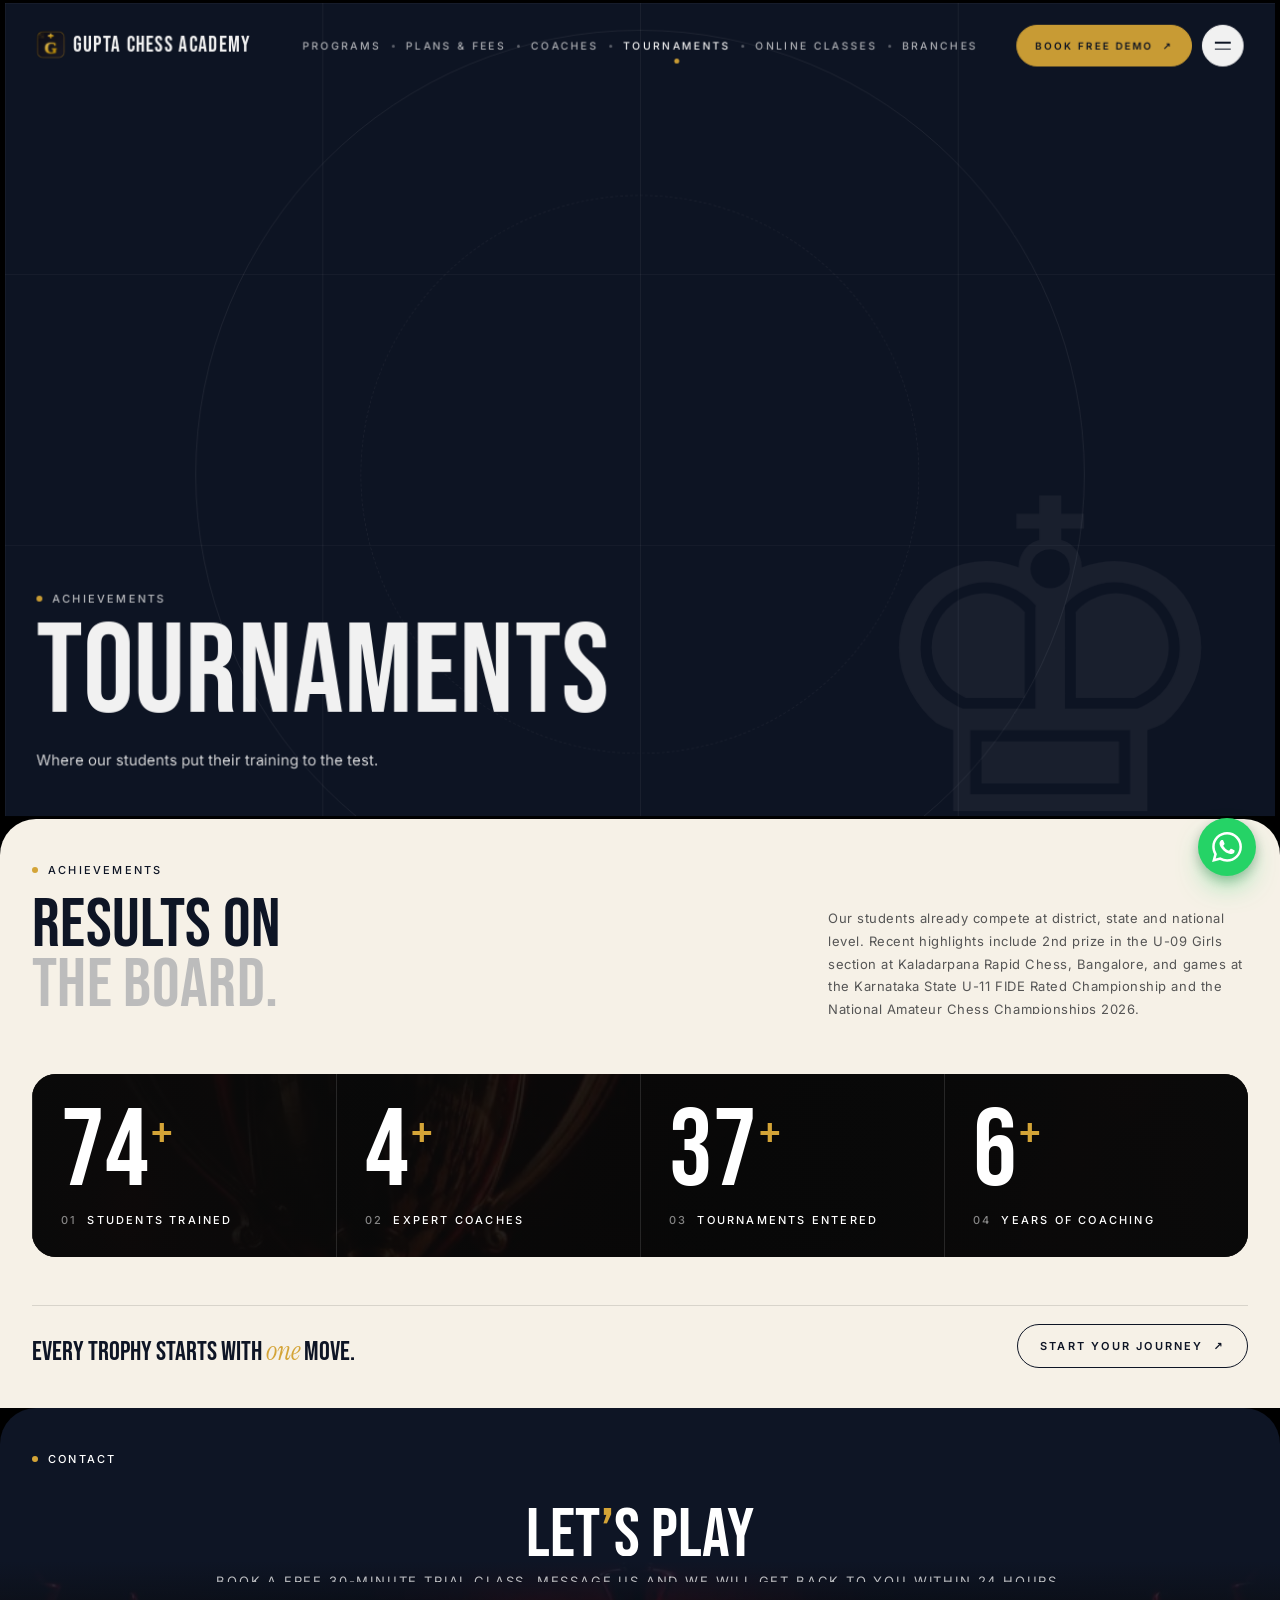
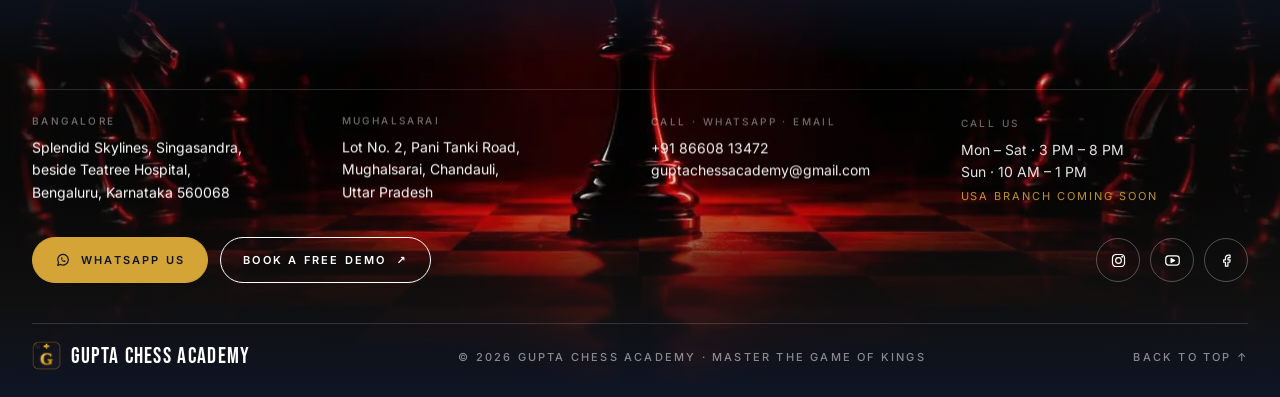
<file: tournaments.html>
<!doctype html>
<html lang="en">
<head>
<meta charset="utf-8">
<meta name="viewport" content="width=device-width, initial-scale=1, viewport-fit=cover">
<title>Tournaments &amp; Achievements — Gupta Chess Academy</title>
<meta name="description" content="Tournament results and achievements of Gupta Chess Academy students and coaches.">
<link rel="canonical" href="https://guptachessacademy.com/tournaments">
<link rel="icon" href="/favicon.ico" sizes="any">
<link rel="icon" type="image/png" sizes="32x32" href="/favicon-32.png">
<link rel="icon" type="image/png" sizes="192x192" href="/favicon-192.png">
<link rel="apple-touch-icon" sizes="180x180" href="/apple-touch-icon.png">
<meta name="theme-color" content="#0E1525">
<meta property="og:type" content="website">
<meta property="og:site_name" content="Gupta Chess Academy">
<meta property="og:title" content="Tournaments &amp; Achievements — Gupta Chess Academy">
<meta property="og:description" content="Tournament results and achievements of Gupta Chess Academy students and coaches.">
<meta property="og:url" content="https://guptachessacademy.com/tournaments">
<meta property="og:image" content="https://guptachessacademy.com/footer.jpg">
<meta name="twitter:card" content="summary_large_image">
<link rel="preload" href="/fonts/bebas-neue-latin-400-normal.woff2" as="font" type="font/woff2" crossorigin>
<link rel="preload" href="/fonts/inter-latin-400-normal.woff2" as="font" type="font/woff2" crossorigin>
<script>
  // Hide hero intro elements only when we can animate them in.
  if (!window.matchMedia('(prefers-reduced-motion: reduce)').matches) {
    document.documentElement.classList.add('anim');
  }
</script>
<link rel="stylesheet" href="/site.min.css?v=ad68f6ea">
</head>
<body>
<div id="top" class="anchor"></div>

<!-- ============ MENU OVERLAY ============ -->
<div class="menu" aria-hidden="true" id="menu">
  <div class="menu-top">
    <a href="/" class="logo"><img class="logo-mark" src="/logo.png" alt="" width="34" height="34">GUPTA CHESS ACADEMY</a>
    <button class="icon-btn close-btn" aria-label="Close menu" id="menuClose">
      <svg viewBox="0 0 24 24" fill="none" stroke="currentColor" stroke-width="2" stroke-linecap="round"><path d="M5 5l14 14M19 5L5 19"/></svg>
    </button>
  </div>
  <nav>
    <a href="/#why"><span class="mi"><span>WHY CHESS</span></span><small>01</small></a>
    <a href="/programs"><span class="mi"><span>PROGRAMS</span></span><small>02</small></a>
    <a href="/programs#plans"><span class="mi"><span>PLANS &amp; FEES</span></span><small>03</small></a>
    <a href="/reviews"><span class="mi"><span>REVIEWS</span></span><small>04</small></a>
    <a href="/about"><span class="mi"><span>COACHES</span></span><small>05</small></a>
    <a href="#achievements" data-go="achievements"><span class="mi"><span>TOURNAMENTS</span></span><small>06</small></a>
    <a href="/programs"><span class="mi"><span>ONLINE CLASSES</span></span><small>07</small></a>
    <a href="/branches"><span class="mi"><span>BRANCHES</span></span><small>08</small></a>
    <a href="/contact#demo" class="menu-demo"><span class="mi"><span>BOOK A FREE DEMO</span></span><small>09</small></a>
    <a href="#contact" data-go="contact"><span class="mi"><span>CONTACT</span></span><small>10</small></a>
  </nav>
  <div class="menu-foot cap">
    <span>Master the game of kings</span>
    <span>+91 86608 13472</span>
  </div>
</div>

<div class="m-cta" id="mCta" aria-hidden="true">
  <a href="/contact#demo" class="m-cta-main" tabindex="-1"><span class="m-cta-ic">&#x265A;&#xFE0E;</span>BOOK A FREE DEMO<span class="arr">↗</span></a>
  <a href="https://wa.me/918660813472?text=Hi%21%20I%27d%20like%20to%20know%20more%20about%20chess%20classes%20at%20Gupta%20Chess%20Academy." target="_blank" rel="noopener" class="m-cta-wa" aria-label="WhatsApp us" tabindex="-1"><svg viewBox="0 0 24 24" fill="currentColor" aria-hidden="true"><path d="M17.472 14.382c-.297-.149-1.758-.867-2.03-.967-.273-.099-.471-.148-.67.15-.197.297-.767.966-.94 1.164-.173.199-.347.223-.644.075-.297-.15-1.255-.463-2.39-1.475-.883-.788-1.48-1.761-1.653-2.059-.173-.297-.018-.458.13-.606.134-.133.298-.347.446-.52.149-.174.198-.298.298-.497.099-.198.05-.371-.025-.52-.075-.149-.669-1.612-.916-2.207-.242-.579-.487-.5-.669-.51-.173-.008-.371-.01-.57-.01-.198 0-.52.074-.792.372-.272.297-1.04 1.016-1.04 2.479 0 1.462 1.065 2.875 1.213 3.074.149.198 2.096 3.2 5.077 4.487.709.306 1.262.489 1.694.625.712.227 1.36.195 1.871.118.571-.085 1.758-.719 2.006-1.413.248-.694.248-1.289.173-1.413-.074-.124-.272-.198-.57-.347m-5.421 7.403h-.004a9.87 9.87 0 01-5.031-1.378l-.361-.214-3.741.982.998-3.648-.235-.374a9.86 9.86 0 01-1.51-5.26c.001-5.45 4.436-9.884 9.888-9.884 2.64 0 5.122 1.03 6.988 2.898a9.825 9.825 0 012.893 6.994c-.003 5.45-4.437 9.884-9.885 9.884m8.413-18.297A11.815 11.815 0 0012.05 0C5.495 0 .16 5.335.157 11.892c0 2.096.547 4.142 1.588 5.945L.057 24l6.305-1.654a11.882 11.882 0 005.683 1.448h.005c6.554 0 11.89-5.335 11.893-11.893a11.821 11.821 0 00-3.48-8.413Z"/></svg></a>
</div>

<main class="frame">

<section class="panel hero subhero" id="p-sub">
  <div class="panel-inner">
    <div class="bg-grid"></div>
    <div class="ring r1"></div><div class="ring r2"></div>
    <span class="g sh-glyph" aria-hidden="true">&#x265A;&#xFE0E;</span>
    <header class="nav h-fade">
      <a href="/" class="logo" aria-label="Gupta Chess Academy home"><img class="logo-mark" src="/logo.png" alt="" width="34" height="34">GUPTA CHESS ACADEMY</a>
      <nav class="links" aria-label="Primary">
        <a href="/programs">PROGRAMS</a><i class="sep"></i>
        <a href="/programs#plans">PLANS &amp; FEES</a><i class="sep"></i>
        <a href="/about">COACHES</a><i class="sep"></i>
        <a href="#achievements" data-go="achievements" class="active">TOURNAMENTS</a><i class="sep"></i>
        <a href="/programs">ONLINE CLASSES</a><i class="sep"></i>
        <a href="/branches">BRANCHES</a>
      </nav>
      <div class="nav-r">
        <a class="btn solid sm nav-cta" href="/contact#demo">BOOK FREE DEMO <span class="arr">↗</span></a>
        <button class="icon-btn menu-btn" aria-label="Open menu" aria-expanded="false" aria-controls="menu" id="menuBtn">
          <span class="bars"><i></i><i></i></span>
        </button>
      </div>
    </header>
    <div class="sh-body">
      <div class="sec-label cap"><span class="dot-red"></span>ACHIEVEMENTS</div>
      <h1 class="sh-title disp"><span class="m"><span>TOURNAMENTS</span></span></h1>
      <p class="sh-sub">Where our students put their training to the test.</p>
    </div>
    <div class="shade"></div>
  </div>
</section>

<div class="anchor" id="achievements"></div>
<div class="anchor" id="achievements"></div>
<section class="panel ach" id="p-ach">
  <div class="panel-inner">
    <div class="sec-head">
      <div>
        <div class="sec-label cap"><span class="dot-red"></span>ACHIEVEMENTS</div>
        <h2 class="sec-title disp"><span class="m"><span>RESULTS ON</span></span><span class="m"><span class="dim">THE BOARD.</span></span></h2>
      </div>
      <p class="sec-copy"><span class="m"><span>Our students already compete at district, state and national level. Recent highlights include 2nd prize in the U-09 Girls section at Kaladarpana Rapid Chess, Bangalore, and games at the Karnataka State U-11 FIDE Rated Championship and the National Amateur Chess Championships 2026.</span></span></p>
    </div>

    <div class="stats">
      <div class="stats-bg"><img src="card4.webp" alt="" loading="lazy" decoding="async"></div>
      <div class="stat">
        <div class="num"><span data-count="100">100</span><span class="plus">+</span></div>
        <div class="lbl cap"><i>01</i>STUDENTS TRAINED</div>
      </div>
      <div class="stat">
        <div class="num"><span data-count="5">5</span><span class="plus">+</span></div>
        <div class="lbl cap"><i>02</i>EXPERT COACHES</div>
      </div>
      <div class="stat">
        <div class="num"><span data-count="50">50</span><span class="plus">+</span></div>
        <div class="lbl cap"><i>03</i>TOURNAMENTS ENTERED</div>
      </div>
      <div class="stat">
        <div class="num"><span data-count="8">8</span><span class="plus">+</span></div>
        <div class="lbl cap"><i>04</i>YEARS OF COACHING</div>
      </div>
    </div>

    <div class="ach-foot">
      <div class="q"><span class="m"><span>EVERY TROPHY STARTS WITH <em>one</em> MOVE.</span></span></div>
      <a href="/contact#demo" class="btn">START YOUR JOURNEY <span class="arr">↗</span></a>
    </div>
    <div class="shade"></div>
  </div>
</section>

<div class="anchor" id="contact"></div>
<div class="anchor" id="contact"></div>
<section class="panel contact last" id="p-contact">
  <div class="panel-inner">
    <div class="c-bg"><img src="footer.webp" alt="Lone black king under a red spotlight on a chessboard" loading="lazy" decoding="async"></div>
    <div>
      <div class="sec-label cap" style="position:relative"><span class="dot-red"></span>CONTACT</div>
      <div class="lp-box">
        <div class="lp" data-fit="lp">
          <div class="lp-in" data-measure><span class="m"><span>LET<span class="apos">’</span>S PLAY</span></span></div>
        </div>
      </div>
      <p class="lp-sub"><span class="m"><span>Book a free 30-minute trial class. Message us and we will get back to you within 24 hours.</span></span></p>
    </div>

    <div>
      <div class="c-grid">
        <div><h4>Bangalore</h4><p>Splendid Skylines, Singasandra,<br>beside Teatree Hospital,<br>Bengaluru, Karnataka 560068</p></div>
        <div><h4>Mughalsarai</h4><p>Lot No. 2, Pani Tanki Road,<br>Mughalsarai, Chandauli,<br>Uttar Pradesh</p></div>
        <div><h4>Call · WhatsApp · Email</h4><p><a href="tel:+918660813472">+91 86608 13472</a><br><a href="mailto:guptachessacademy@gmail.com">guptachessacademy@gmail.com</a></p></div>
        <div><h4>Call us</h4><p>Mon – Sat · 3 PM – 8 PM<br>Sun · 10 AM – 1 PM<br><span class="soon">USA branch coming soon</span></p></div>
      </div>

      <div class="c-actions">
        <div class="btns">
          <a href="https://wa.me/918660813472" target="_blank" rel="noopener" class="btn solid">
            <svg viewBox="0 0 24 24" fill="none" stroke="currentColor" stroke-width="1.8" stroke-linejoin="round"><path d="M20 11.6a8 8 0 0 1-11.7 7.1L4 20l1.3-4.1A8 8 0 1 1 20 11.6z"/><path d="M9 8.5c0 3.5 2.5 6.3 6 6.5l1-1.5-2-1-1 .8c-1-.4-2-1.4-2.4-2.4l.8-1-1-2z" fill="currentColor" stroke="none"/></svg>
            WHATSAPP US</a>
          <a href="/contact#demo" class="btn" style="color:#fff">BOOK A FREE DEMO <span class="arr">↗</span></a>
        </div>
        <div class="socials">
          <a href="https://www.instagram.com/chesswithpurvi/" target="_blank" rel="noopener" aria-label="Instagram"><svg viewBox="0 0 24 24"><rect x="3.5" y="3.5" width="17" height="17" rx="5"/><circle cx="12" cy="12" r="4"/><circle cx="17.3" cy="6.7" r=".6" fill="currentColor"/></svg></a>
          <a href="https://www.youtube.com/@chesswithpurvi" target="_blank" rel="noopener" aria-label="YouTube"><svg viewBox="0 0 24 24"><rect x="2.5" y="5.5" width="19" height="13" rx="4"/><path d="M10 9.3l5 2.7-5 2.7z" fill="currentColor"/></svg></a>
          <a href="https://www.facebook.com/profile.php?id=61555168469213" target="_blank" rel="noopener" aria-label="Facebook"><svg viewBox="0 0 24 24"><path d="M14.5 8H17V4.5h-2.5A4 4 0 0 0 10.5 8.5V11H8v3.5h2.5V20H14v-5.5h2.6l.5-3.5H14V9a1 1 0 0 1 .5-1z"/></svg></a>
        </div>
      </div>

      <div class="f-bar cap">
        <a href="#top" class="logo" data-go="top"><img class="logo-mark" src="/logo.png" alt="" width="34" height="34">GUPTA CHESS ACADEMY</a>
        <span>© 2026 GUPTA CHESS ACADEMY · MASTER THE GAME OF KINGS</span>
        <a href="#top" data-go="top">BACK TO TOP ↑</a>
      </div>
    </div>
  </div>
</section>

</main>


<script defer src="/vendor/gsap-3.12.5.min.js"></script>
<script defer src="/vendor/ScrollTrigger-3.12.5.min.js"></script>
<script defer src="/vendor/lenis-1.1.13.min.js"></script>
<script defer src="/site.min.js?v=875f6322"></script>
<a href="https://wa.me/918660813472?text=Hi%21%20I%27d%20like%20to%20know%20more%20about%20chess%20classes%20at%20Gupta%20Chess%20Academy." target="_blank" rel="noopener" class="wa-float" aria-label="Chat with us on WhatsApp"><svg viewBox="0 0 24 24" fill="currentColor" aria-hidden="true"><path d="M17.472 14.382c-.297-.149-1.758-.867-2.03-.967-.273-.099-.471-.148-.67.15-.197.297-.767.966-.94 1.164-.173.199-.347.223-.644.075-.297-.15-1.255-.463-2.39-1.475-.883-.788-1.48-1.761-1.653-2.059-.173-.297-.018-.458.13-.606.134-.133.298-.347.446-.52.149-.174.198-.298.298-.497.099-.198.05-.371-.025-.52-.075-.149-.669-1.612-.916-2.207-.242-.579-.487-.5-.669-.51-.173-.008-.371-.01-.57-.01-.198 0-.52.074-.792.372-.272.297-1.04 1.016-1.04 2.479 0 1.462 1.065 2.875 1.213 3.074.149.198 2.096 3.2 5.077 4.487.709.306 1.262.489 1.694.625.712.227 1.36.195 1.871.118.571-.085 1.758-.719 2.006-1.413.248-.694.248-1.289.173-1.413-.074-.124-.272-.198-.57-.347m-5.421 7.403h-.004a9.87 9.87 0 01-5.031-1.378l-.361-.214-3.741.982.998-3.648-.235-.374a9.86 9.86 0 01-1.51-5.26c.001-5.45 4.436-9.884 9.888-9.884 2.64 0 5.122 1.03 6.988 2.898a9.825 9.825 0 012.893 6.994c-.003 5.45-4.437 9.884-9.885 9.884m8.413-18.297A11.815 11.815 0 0012.05 0C5.495 0 .16 5.335.157 11.892c0 2.096.547 4.142 1.588 5.945L.057 24l6.305-1.654a11.882 11.882 0 005.683 1.448h.005c6.554 0 11.89-5.335 11.893-11.893a11.821 11.821 0 00-3.48-8.413Z"/></svg></a>
</body>
</html>
</file>
<file: site.min.css>
@font-face{font-family:Bebas Neue;font-style:normal;font-display:swap;font-weight:400;src:url(/fonts/bebas-neue-latin-ext-400-normal.woff2) format("woff2");unicode-range:U+20B9}@font-face{font-family:Bebas Neue;font-style:normal;font-display:swap;font-weight:400;src:url(/fonts/bebas-neue-latin-400-normal.woff2) format("woff2");unicode-range:U+0000-00FF,U+0131,U+0152-0153,U+02BB-02BC,U+02C6,U+02DA,U+02DC,U+0304,U+0308,U+0329,U+2000-206F,U+20AC,U+2122,U+2191,U+2193,U+2212,U+2215,U+FEFF,U+FFFD}@font-face{font-family:Inter;font-style:normal;font-display:swap;font-weight:400;src:url(/fonts/inter-latin-ext-400-normal.woff2) format("woff2");unicode-range:U+20B9}@font-face{font-family:Inter;font-style:normal;font-display:swap;font-weight:400;src:url(/fonts/inter-latin-400-normal.woff2) format("woff2");unicode-range:U+0000-00FF,U+0131,U+0152-0153,U+02BB-02BC,U+02C6,U+02DA,U+02DC,U+0304,U+0308,U+0329,U+2000-206F,U+20AC,U+2122,U+2191,U+2193,U+2212,U+2215,U+FEFF,U+FFFD}@font-face{font-family:Inter;font-style:normal;font-display:swap;font-weight:500;src:url(/fonts/inter-latin-ext-500-normal.woff2) format("woff2");unicode-range:U+20B9}@font-face{font-family:Inter;font-style:normal;font-display:swap;font-weight:500;src:url(/fonts/inter-latin-500-normal.woff2) format("woff2");unicode-range:U+0000-00FF,U+0131,U+0152-0153,U+02BB-02BC,U+02C6,U+02DA,U+02DC,U+0304,U+0308,U+0329,U+2000-206F,U+20AC,U+2122,U+2191,U+2193,U+2212,U+2215,U+FEFF,U+FFFD}@font-face{font-family:Inter;font-style:normal;font-display:swap;font-weight:600;src:url(/fonts/inter-latin-ext-600-normal.woff2) format("woff2");unicode-range:U+20B9}@font-face{font-family:Inter;font-style:normal;font-display:swap;font-weight:600;src:url(/fonts/inter-latin-600-normal.woff2) format("woff2");unicode-range:U+0000-00FF,U+0131,U+0152-0153,U+02BB-02BC,U+02C6,U+02DA,U+02DC,U+0304,U+0308,U+0329,U+2000-206F,U+20AC,U+2122,U+2191,U+2193,U+2212,U+2215,U+FEFF,U+FFFD}@font-face{font-family:Inter;font-style:normal;font-display:swap;font-weight:700;src:url(/fonts/inter-latin-ext-700-normal.woff2) format("woff2");unicode-range:U+20B9}@font-face{font-family:Inter;font-style:normal;font-display:swap;font-weight:700;src:url(/fonts/inter-latin-700-normal.woff2) format("woff2");unicode-range:U+0000-00FF,U+0131,U+0152-0153,U+02BB-02BC,U+02C6,U+02DA,U+02DC,U+0304,U+0308,U+0329,U+2000-206F,U+20AC,U+2122,U+2191,U+2193,U+2212,U+2215,U+FEFF,U+FFFD}@font-face{font-family:"Instrument Serif";font-style:normal;font-display:swap;font-weight:400;src:url(/fonts/instrument-serif-latin-400-normal.woff2) format("woff2");unicode-range:U+0000-00FF,U+0131,U+0152-0153,U+02BB-02BC,U+02C6,U+02DA,U+02DC,U+0304,U+0308,U+0329,U+2000-206F,U+20AC,U+2122,U+2191,U+2193,U+2212,U+2215,U+FEFF,U+FFFD}@font-face{font-family:"Instrument Serif";font-style:italic;font-display:swap;font-weight:400;src:url(/fonts/instrument-serif-latin-400-italic.woff2) format("woff2");unicode-range:U+0000-00FF,U+0131,U+0152-0153,U+02BB-02BC,U+02C6,U+02DA,U+02DC,U+0304,U+0308,U+0329,U+2000-206F,U+20AC,U+2122,U+2191,U+2193,U+2212,U+2215,U+FEFF,U+FFFD}:root{--ink:#0E1525;--paper:#F6F1E7;--white:#fff;--red:#D4A437;--on-red:#0E1525;--surround:#E3DBC9;--muted:#8a8a8a;--line:rgba(255,255,255,.14);--line-d:rgba(0,0,0,.12);--disp:"Bebas Neue","Anton",Impact,"Arial Narrow",sans-serif;--sans:"Inter",system-ui,-apple-system,"Segoe UI",sans-serif;--serif:"Instrument Serif",Georgia,serif;--ease:cubic-bezier(.77,0,.18,1);--pad:32px}*{box-sizing:border-box;margin:0;padding:0}html{background:var(--surround);overflow-x:clip;scroll-behavior:auto}html.lenis,html.lenis body{height:auto}.lenis.lenis-smooth{scroll-behavior:auto!important}.lenis.lenis-stopped{overflow:hidden}body{font-family:var(--sans);color:var(--ink);background:var(--surround);padding:12px;-webkit-font-smoothing:antialiased;overflow-x:clip}a{color:inherit;text-decoration:none}button{font:inherit;color:inherit;background:none;border:0;cursor:pointer}svg{display:block}::selection{background:var(--red);color:var(--on-red)}.frame{position:relative;border-radius:24px;overflow:clip;background:#000}.cap{font-size:11px;letter-spacing:.2em;text-transform:uppercase;font-weight:500}.disp{font-family:var(--disp);font-weight:400;line-height:.86;text-transform:uppercase;letter-spacing:.005em}.m{display:block;overflow:hidden;padding-bottom:.04em;margin-bottom:-.04em}.m>span{display:block}.mi{display:inline-block;overflow:hidden;vertical-align:bottom}.mi>span{display:inline-block}.red{color:var(--red)}.dot-red{display:inline-block;width:6px;height:6px;border-radius:50%;background:var(--red)}.red-ic{flex:none;width:24px;height:24px;border-radius:50%;background:var(--red);color:var(--on-red);display:grid;place-items:center;font-size:13px;line-height:1}.anchor{position:relative;height:0}.panel{position:sticky;top:0}.panel.last{position:relative}.panel-inner{position:relative;min-height:100svh;will-change:transform}.shade{position:absolute;inset:0;background:#000;opacity:0;pointer-events:none;z-index:60;border-radius:inherit}.btn{position:relative;overflow:hidden;isolation:isolate;display:inline-flex;align-items:center;gap:10px;padding:14px 22px;border-radius:999px;border:1px solid currentColor;font-size:11px;letter-spacing:.2em;font-weight:600;text-transform:uppercase;white-space:nowrap;transition:color .45s var(--ease),border-color .45s var(--ease)}.btn:before{content:"";position:absolute;inset:-1px;background:var(--red);transform:translate(-101%);border-radius:inherit;transition:transform .6s var(--ease);z-index:-1}.btn:hover{color:var(--on-red);border-color:var(--red)}.btn:hover:before{transform:translate(0)}.btn .arr{display:inline-block;transition:transform .45s var(--ease)}.btn:hover .arr{transform:rotate(45deg)}.btn.solid{background:var(--red);border-color:var(--red);color:var(--on-red)}.btn.solid:before{background:#fff}.btn.solid:hover{color:var(--red)}.btn.sm{padding:11px 18px;font-size:10px}.btn svg{width:16px;height:16px}.hero .panel-inner{background:var(--ink);color:#fff;height:calc(100svh - 24px);min-height:640px;border-radius:24px;overflow:hidden;display:grid;grid-template-rows:auto auto 1fr auto auto;padding:22px var(--pad) 0}.bg-grid{position:absolute;inset:0;pointer-events:none;background:linear-gradient(to right,rgba(255,255,255,.055) 1px,transparent 1px) 0 0/25% 100%,linear-gradient(to bottom,rgba(255,255,255,.04) 1px,transparent 1px) 0 0/100% 33.33%}.ring{position:absolute;border:1px solid rgba(255,255,255,.08);border-radius:50%;pointer-events:none}.ring.r1{width:70vmax;height:70vmax;left:50%;top:58%;transform:translate(-50%,-50%)}.ring.r2{width:44vmax;height:44vmax;left:50%;top:58%;transform:translate(-50%,-50%);border-style:dashed;border-color:#ffffff0f}.nav{display:grid;grid-template-columns:1fr auto 1fr;align-items:center;position:relative;z-index:6}.logo{font-family:var(--disp);font-size:27px;letter-spacing:.06em;display:flex;align-items:center;gap:8px;line-height:1}.logo svg{width:22px;height:22px;color:var(--red);transform:translateY(-2px)}.links{display:flex;align-items:center;gap:16px}.links a{position:relative;font-size:10.5px;letter-spacing:.22em;font-weight:500;opacity:.7;transition:opacity .3s}.links a:hover,.links a.active{opacity:1}.links a:after{content:"";position:absolute;left:50%;bottom:-11px;width:5px;height:5px;border-radius:50%;background:var(--red);transform:translate(-50%) scale(0);transition:transform .45s var(--ease)}.links a.active:after{transform:translate(-50%) scale(1)}.links .sep{width:3px;height:3px;border-radius:50%;background:#ffffff59}.nav-r{display:flex;justify-content:flex-end;gap:10px}.icon-btn{width:42px;height:42px;border-radius:50%;border:1px solid rgba(255,255,255,.28);display:grid;place-items:center;transition:background .35s,border-color .35s,color .35s}.icon-btn:hover{border-color:var(--red);background:var(--red);color:var(--on-red)}.icon-btn svg{width:16px;height:16px}.menu-btn{background:#fff;color:var(--ink);border-color:#fff}.nav-cta{color:#fff}.menu-btn .bars{display:grid;gap:5px}.menu-btn .bars i{display:block;width:16px;height:1.5px;background:currentColor;transition:transform .4s var(--ease)}.menu-btn:hover .bars i:last-child{transform:translate(-4px)}.meta{display:flex;justify-content:space-between;align-items:center;margin-top:26px;position:relative;z-index:5;gap:16px}.pills{display:flex;gap:8px;flex-wrap:wrap}.pill{border:1px solid rgba(255,255,255,.28);border-radius:999px;padding:6px 12px;font-size:9.5px;letter-spacing:.2em;font-weight:500}.pill.on{border-color:var(--red);background:var(--red);color:var(--on-red)}.admit{display:flex;align-items:center;gap:10px}.admit b{color:var(--red);font-weight:600}.cast{display:grid;grid-template-columns:repeat(4,1fr);margin-top:20px;position:relative;z-index:5;border-top:1px solid var(--line)}.cast>div{padding:12px 10px 0;text-align:center;border-left:1px solid var(--line)}.cast>div:first-child{border-left:0}.cast small{display:block;font-size:9px;letter-spacing:.24em;color:#ffffff80;margin-bottom:6px}.cast b{display:block;font-family:var(--disp);font-weight:400;font-size:clamp(22px,2.5vw,42px);line-height:.9;letter-spacing:.02em}.stage{position:relative;min-height:0}.h-stack{position:absolute;left:0;right:0;bottom:calc(var(--lift, 0) * 1em);font-size:22vw;--kar:.396;--gapf:0;--khf:1.2;--kbf:-.45;--cwf:.78;--ccy:.68;--kz:3;--kmax:1.62;--fmax:.8;--wf:.76;--lift:.24;--kh:28vw;--kx:50%;--cw:calc(var(--kh) * var(--cwf))}.h-title{position:relative;z-index:2;display:flex;width:max-content;margin:0 auto -.13em;font-size:1em;font-weight:400;font-family:var(--disp);line-height:1;white-space:nowrap;color:#fff}.h-title .ch{display:inline-block;overflow:hidden;padding-top:.04em}.h-title .ch>span{display:inline-block}.h-title .gap{display:inline-block;width:calc(var(--gapf) * (var(--khf) * var(--kar) * 1em + .14em))}.h-circle{position:absolute;left:var(--kx);bottom:calc(var(--kbf) * 1em + var(--kh) * var(--ccy) - var(--cw) / 2);width:var(--cw);height:var(--cw);margin-left:calc(var(--cw) / -2);z-index:1}.h-circle-fill{width:100%;height:100%;border-radius:50%;background:radial-gradient(circle at 35% 30%,#F2CF6B 0%,var(--red) 45%,#8A6417 100%)}.h-ring{position:absolute;inset:-7%;border-radius:50%;border:1px solid rgba(255,255,255,.16)}.king-wrap{position:absolute;left:var(--kx);bottom:calc(var(--kbf) * 1em);height:var(--kh);width:calc(var(--kh) * var(--kar));margin-left:calc(var(--kh) * var(--kar) / -2);z-index:var(--kz);pointer-events:none}.king-par{position:relative;width:100%;height:100%}.king-par:after{content:"";position:absolute;left:-55%;right:-55%;bottom:-3%;height:9%;border-radius:50%;background:radial-gradient(ellipse at center,#d4a4378c,#d4a43700 70%);filter:blur(6px);z-index:-1}.king{display:block;width:100%;height:100%;object-fit:contain;object-position:50% 100%;filter:drop-shadow(0 0 calc(var(--kh) * .012) rgba(212,164,55,.9)) drop-shadow(0 0 calc(var(--kh) * .05) rgba(212,164,55,.4)) drop-shadow(0 calc(var(--kh) * .02) calc(var(--kh) * .04) rgba(0,0,0,.6))}.est{position:absolute;right:12px;top:50%;transform:translateY(-50%) rotate(180deg);writing-mode:vertical-rl;font-size:10px;letter-spacing:.45em;color:#fff9;z-index:5}.h-bottom{display:flex;justify-content:space-between;align-items:flex-end;gap:24px;padding:20px 0 12px;position:relative;z-index:5}.story{max-width:470px}.story-h{display:flex;align-items:center;gap:10px}.story p{margin-top:12px;font-size:11.5px;line-height:1.65;letter-spacing:.08em;text-transform:uppercase;color:#ffffffa6}.story p b{color:#fff;font-weight:600}.cta-group{display:flex;align-items:center;gap:18px}.counter{font-family:var(--disp);font-size:30px;line-height:1;display:flex;align-items:flex-start;gap:4px}.counter sup{font-family:var(--sans);font-size:9px;letter-spacing:.2em;color:#ffffff80;margin-top:3px}.badge{position:relative;width:96px;height:96px;flex:none;cursor:pointer}.badge-ring{width:100%;height:100%}.badge-ring text{font-family:var(--sans);font-weight:600;text-transform:uppercase}.badge-core{position:absolute;inset:28%;border-radius:50%;background:var(--red);display:grid;place-items:center;font-size:20px;color:var(--on-red);transition:transform .5s var(--ease)}.badge:hover .badge-core{transform:scale(1.12) rotate(-12deg)}.tickers{position:relative;height:84px;margin:0 calc(var(--pad) * -1)}.strip{position:absolute;left:-5%;width:110%;overflow:hidden;padding:9px 0;white-space:nowrap}.strip.s-red{background:var(--red);top:12px;transform:rotate(-1.6deg);z-index:2}.strip.s-black{background:#000;top:40px;transform:rotate(1.3deg);border-top:1px solid rgba(255,255,255,.14);border-bottom:1px solid rgba(255,255,255,.14)}.track{display:inline-flex;will-change:transform}.tk-set{display:inline-flex;align-items:center}.tk-set span{display:inline-flex;align-items:center;padding:0 16px;font-size:11px;letter-spacing:.26em;font-weight:600;color:#fff}.tk-set .g{font-size:16px;letter-spacing:0;font-family:Segoe UI Symbol,DejaVu Sans,serif}.founder .panel-inner{background:var(--paper);border-radius:36px 36px 0 0;padding:200px var(--pad) 34px;display:flex;flex-direction:column;justify-content:space-between;touch-action:pan-y}.founder .credit,.founder .coach-photo{cursor:grab;user-select:none;-webkit-user-select:none}.founder.dragging .credit,.founder.dragging .coach-photo{cursor:grabbing}.founder img{-webkit-user-drag:none;user-select:none}.swipe-hint{display:flex;align-items:center;gap:8px;margin-top:10px;color:var(--muted);font-size:9.5px}.swipe-hint i{font-style:normal;color:var(--red);font-size:12px;letter-spacing:0}.founder .bg-lines{position:absolute;inset:0;border-radius:inherit;pointer-events:none;overflow:hidden;background:linear-gradient(to right,rgba(0,0,0,.05) 1px,transparent 1px) 0 0/25% 100%}.founder .bg-lines:after{content:"";position:absolute;width:62vw;height:62vw;border-radius:50%;border:1px solid rgba(0,0,0,.06);left:50%;top:55%;transform:translate(-50%,-50%)}.fan{position:absolute;top:-130px;left:50%;width:0;height:0;z-index:8}.card{position:absolute;left:0;top:0;--w:clamp(120px,14vw,205px);width:var(--w);height:calc(var(--w) * 1.32);margin-left:calc(var(--w) / -2)}.card:nth-child(1){z-index:1}.card:nth-child(2){z-index:3}.card:nth-child(3){z-index:4}.card:nth-child(4){z-index:2}.card-img{position:relative;width:100%;height:100%;border-radius:14px;overflow:hidden;border:5px solid #fff;background:#ddd;box-shadow:0 30px 60px -22px #0000008c,0 2px 8px #0000001f}.card-img>img{display:block;width:100%;height:100%;object-fit:cover}.card-img .gl{position:absolute;inset:0;display:grid;place-items:center;font-size:calc(var(--w) * .55);line-height:1;font-family:Segoe UI Symbol,DejaVu Sans,serif}.card-cap{position:absolute;left:8px;bottom:8px;right:8px;font-size:8px;letter-spacing:.2em;font-weight:600;text-transform:uppercase;padding:5px 7px;border-radius:6px;background:#0000008c;color:#fff;backdrop-filter:blur(4px)}.cf-board{background:repeating-conic-gradient(#16213a 0 25%,#ececec 0 50%) 50% 50%/34px 34px}.cf-board .gl{color:var(--red);text-shadow:0 0 0 #fff,0 6px 20px rgba(0,0,0,.5)}.cf-red{background:radial-gradient(circle at 30% 25%,#e3233f,var(--red) 50%,#7e0a1d)}.cf-red .gl{color:var(--ink)}.cf-photo{background:linear-gradient(165deg,#d9d9d9,#8f8f8f)}.cf-photo svg{position:absolute;left:10%;right:10%;bottom:0;width:80%;height:auto;fill:#1111118c}.cf-photo:before{content:"";position:absolute;inset:0;background:repeating-linear-gradient(135deg,rgba(255,255,255,.06) 0 2px,transparent 2px 10px)}.cf-dark{background:radial-gradient(circle at 30% 20%,#3a3a3a,#0d0d0d)}.cf-dark .gl{color:#f5f5f5}.arrow{position:absolute;top:50%;margin-top:-28px;width:56px;height:56px;border-radius:50%;background:var(--red);color:var(--on-red);display:grid;place-items:center;z-index:9;transition:transform .4s var(--ease),background .3s}.arrow:hover{transform:scale(1.1)}.arrow:active{transform:scale(.94)}.arrow svg{width:18px;height:18px}.arrow.prev{left:-12px}.arrow.next{right:-12px}.sr-live{position:absolute;width:1px;height:1px;overflow:hidden;clip:rect(0 0 0 0)}.credit{position:relative;z-index:2;text-align:center;margin:auto 0;padding:24px 70px 10px;color:var(--ink)}.cred-l{font-size:clamp(68px,15.5vw,270px);white-space:nowrap}.cred-l .by{font-family:var(--serif);font-style:italic;text-transform:none;font-size:.3em;letter-spacing:0;margin-left:.12em;color:var(--red);line-height:1;vertical-align:.12em}.cred-r{font-size:clamp(44px,9.6vw,180px)}.cred-role{margin-top:16px;color:var(--muted)}.f-bottom{display:flex;justify-content:space-between;align-items:flex-end;gap:24px;position:relative;z-index:2}.f-left{display:flex;align-items:flex-end;gap:20px}.coach-photo{position:relative;flex:none;width:clamp(110px,10.5vw,165px);aspect-ratio:4/5;border-radius:16px;overflow:hidden;transform:rotate(-3deg);background:radial-gradient(circle at 50% 40%,#d4a43799,#d4a43700 62%),var(--ink);box-shadow:0 0 0 4px #fff,0 26px 50px -20px #0009}.cp-fallback{position:absolute;inset:0;display:flex;flex-direction:column;align-items:center;justify-content:center;gap:10px;color:#fff}.cp-fallback .g{font-size:clamp(54px,5.2vw,82px);line-height:1;font-family:Segoe UI Symbol,DejaVu Sans,serif;text-shadow:0 0 28px rgba(212,164,55,.95),0 0 60px rgba(212,164,55,.6)}.cp-fallback small{font-size:8px;letter-spacing:.24em;font-weight:600;color:#ffffffb8}.coach-photo img{position:absolute;inset:0;width:100%;height:100%;object-fit:cover;transition:opacity .5s}.gallery{color:var(--muted)}.gallery b{color:var(--ink);font-weight:600}.f-dots{display:flex;gap:6px;margin-top:12px}.f-dots i{width:22px;height:3px;border-radius:2px;background:#00000026;transition:background .4s,width .5s var(--ease)}.f-dots i.on{background:var(--red);width:40px}.next-batch{max-width:400px}.next-batch .nb-h{display:flex;align-items:center;gap:10px}.next-batch .nb-h b{font-weight:600}.next-batch p{margin-top:12px;font-size:12px;line-height:1.7;letter-spacing:.06em;text-transform:uppercase;color:#555}.next-batch p b{color:var(--ink)}.info .panel-inner{background:#fff;border-radius:36px 36px 0 0;padding:40px var(--pad) 36px;display:flex;flex-direction:column;justify-content:space-between;overflow:hidden}.info .faint{position:absolute;left:50%;top:52%;width:78vmin;height:78vmin;transform:translate(-50%,-50%);border-radius:50%;border:1px solid rgba(0,0,0,.07);pointer-events:none}.info .faint:after{content:"";position:absolute;inset:-22%;border-radius:50%;border:1px solid rgba(0,0,0,.045)}.tabs{display:grid;grid-template-columns:repeat(3,1fr);gap:22px;position:relative;z-index:2}.tab{display:flex;justify-content:space-between;align-items:center;padding-top:12px;border-top:1px solid var(--line-d);font-size:10.5px;letter-spacing:.2em;color:var(--muted);text-transform:uppercase;transition:color .3s,border-color .3s;position:relative}.tab:before{content:"";position:absolute;left:0;top:-1px;height:1px;width:0;background:var(--red);transition:width .7s var(--ease)}.tab:hover{color:var(--ink)}.tab:hover:before,.tab.on:before{width:100%}.tab.on{color:var(--ink)}.info-h{position:relative;z-index:2;text-align:center;font-size:clamp(40px,5.6vw,100px);margin:36px 0 30px;text-wrap:balance}.why-wrap{position:relative;z-index:2;display:grid;grid-template-columns:minmax(0,.8fr) minmax(0,1.2fr);gap:clamp(24px,3.4vw,56px);align-items:center;margin-bottom:30px}.why-fig{position:relative;margin:0;aspect-ratio:4/5;max-width:100%;border-radius:24px;overflow:hidden;background:var(--ink);box-shadow:0 30px 60px -30px #00000073}.why-fig img{position:absolute;left:0;top:-8%;width:100%;height:116%;object-fit:cover}.pill-cap{position:absolute;left:16px;bottom:16px;z-index:2;display:inline-flex;align-items:center;gap:8px;padding:9px 15px;border-radius:999px;background:#1111119e;border:1px solid rgba(255,255,255,.22);color:#fff;font-size:10px;letter-spacing:.2em;font-weight:600;backdrop-filter:blur(8px);-webkit-backdrop-filter:blur(8px)}.why-grid{display:grid;grid-template-columns:repeat(2,minmax(0,1fr));border-top:1px solid var(--line-d)}.why{display:flex;flex-direction:column;gap:10px;padding:24px 26px 26px;border-bottom:1px solid var(--line-d);border-left:1px solid var(--line-d);background:#ffffffb3}.why:nth-child(odd){border-left:0;padding-left:0}.why:nth-child(2n){padding-right:0}.why .red-ic{width:30px;height:30px;font-size:16px}.why h3{font-size:clamp(28px,2.3vw,38px)}.why p{font-size:13.5px;line-height:1.65;color:#4a4a4a;max-width:42ch}.info-h .l2{color:#b9b9b9}.info-foot{display:flex;justify-content:space-between;align-items:flex-end;gap:20px;position:relative;z-index:2}.avatars{display:flex;align-items:center}.avatars span{width:38px;height:38px;border-radius:50%;border:3px solid #fff;display:grid;place-items:center;font-size:11px;font-weight:700;color:#fff;margin-left:-10px}.avatars span:first-child{margin-left:0}.av-txt{margin-left:12px;font-size:10.5px;letter-spacing:.18em;text-transform:uppercase;color:var(--muted);line-height:1.5}.av-txt b{color:var(--ink)}.pdots{display:flex;gap:8px;margin-top:16px}.pdots i{width:8px;height:8px;border-radius:50%;background:#00000026}.pdots i.on{background:var(--red)}.scroll-cue{display:flex;align-items:center;gap:10px;color:var(--muted)}.scroll-cue .ln{width:60px;height:1px;background:var(--line-d);position:relative;overflow:hidden}.scroll-cue .ln:after{content:"";position:absolute;inset:0;background:var(--red);transform:translate(-100%);animation:cue 2.4s var(--ease) infinite}@keyframes cue{50%{transform:translate(0)}to{transform:translate(100%)}}.programs .panel-inner{background:var(--ink);color:#fff;border-radius:36px 36px 0 0;padding:56px var(--pad) 48px;overflow:hidden}.sec-head{display:grid;grid-template-columns:1.4fr 1fr;align-items:end;gap:30px}.sec-label{display:flex;align-items:center;gap:10px;margin-bottom:18px}.sec-label .n{color:var(--red);font-weight:600}.sec-title{font-size:clamp(58px,9.4vw,170px)}.sec-title .dim{color:#5a5a5a}.sec-copy{font-size:13px;line-height:1.75;letter-spacing:.04em;color:#ffffff9e;max-width:420px;justify-self:end}.p-grid{display:grid;grid-template-columns:repeat(4,1fr);gap:14px;margin-top:48px}.p-card{position:relative;overflow:hidden;display:flex;flex-direction:column;min-height:440px;padding:22px;border:1px solid var(--line);border-radius:20px;background:#141d33;transition:transform .6s var(--ease),border-color .4s,background .4s}.p-card:hover{transform:translateY(-8px);border-color:#d4a437a6;background:#16213a}.p-top{display:flex;justify-content:space-between;align-items:center;color:#ffffff80}.p-top .live{display:flex;align-items:center;gap:7px;color:#fff}.p-top .live .dot-red{animation:pulse 1.6s ease-in-out infinite}.p-meta li{text-align:right}.p-meta li span{text-align:left}@keyframes pulse{50%{opacity:.25}}.p-media{position:relative;margin:16px -8px 0;aspect-ratio:16/11;border-radius:14px;overflow:hidden;background:#0b0b0b}.p-media img{display:block;width:100%;height:100%;object-fit:cover;transform:scale(1.02);transition:transform 1.1s var(--ease),filter .6s}.p-media:after{content:"";position:absolute;inset:0;background:linear-gradient(to top,#141d33,#16161600 45%);pointer-events:none}.p-card:hover .p-media img{transform:scale(1.09);filter:saturate(1.2)}.p-title{position:relative;font-size:clamp(38px,3.1vw,52px);margin-top:10px;overflow-wrap:anywhere}.p-desc{position:relative;font-size:12.5px;line-height:1.65;color:#fff9;margin-top:12px}.p-meta{list-style:none;margin:18px 0 22px;border-top:1px solid var(--line)}.p-meta li{display:flex;justify-content:space-between;gap:10px;padding:9px 0;border-bottom:1px solid var(--line);font-size:10px;letter-spacing:.18em;text-transform:uppercase}.p-meta li span{color:#ffffff73}.p-card .btn{margin-top:auto;align-self:flex-start;color:#fff}.p-card.feat{border-color:#d4a43780}.edge .panel-inner{background:#fff;border-radius:36px 36px 0 0;padding:56px var(--pad) 48px}.edge .sec-title .dim{color:#bcbcbc}.edge .sec-copy{color:#555}.edge-media{display:grid;grid-template-columns:repeat(2,minmax(0,1fr));gap:14px;margin-top:44px}.edge-fig{position:relative;margin:0;aspect-ratio:16/10;max-width:100%;border-radius:20px;overflow:hidden;background:var(--ink)}.edge-fig img{display:block;width:100%;height:100%;object-fit:cover;object-position:50% 40%;transition:transform 1.2s var(--ease),filter .6s}.edge-fig:hover img{transform:scale(1.07);filter:saturate(1.15)}.edge-grid{display:grid;grid-template-columns:repeat(4,1fr);margin-top:28px;border-top:1px solid var(--line-d)}.edge-item{display:flex;flex-direction:column;gap:12px;padding:26px 24px 30px;border-left:1px solid var(--line-d);border-bottom:1px solid var(--line-d);transition:background .4s}.edge-item:nth-child(4n+1){border-left:0;padding-left:0}.edge-item:hover{background:var(--paper)}.edge-item .red-ic{width:32px;height:32px;font-size:17px}.edge-item h3{font-size:clamp(28px,2.2vw,36px)}.edge-item p{font-size:13.5px;line-height:1.65;color:#4a4a4a}@media (max-width:1100px){.edge-grid{grid-template-columns:repeat(2,1fr)}.edge-item:nth-child(4n+1){border-left:1px solid var(--line-d);padding-left:24px}.edge-item:nth-child(odd){border-left:0;padding-left:0}}@media (max-width:640px){.edge-media{grid-template-columns:1fr}.edge-fig{aspect-ratio:4/4.2}.edge .panel-inner{border-radius:26px 26px 0 0}.edge-grid{grid-template-columns:1fr}.edge-item,.edge-item:nth-child(n){border-left:0;padding:20px 0}}.ach .panel-inner{background:var(--paper);border-radius:36px 36px 0 0;padding:56px var(--pad) 40px;display:flex;flex-direction:column;justify-content:space-between;overflow:hidden}.ach .sec-title .dim{color:#bcbcbc}.ach .sec-copy{color:#555}.stats{position:relative;isolation:isolate;display:grid;grid-template-columns:repeat(4,1fr);margin:44px 0 32px;border-radius:24px;overflow:hidden;background:#0c0c0c;color:#fff}.stats-bg{position:absolute;inset:0;z-index:-1;overflow:hidden}.stats-bg img{position:absolute;left:0;top:-12%;width:100%;height:124%;object-fit:cover;object-position:50% 35%;filter:brightness(.5) saturate(.9);opacity:.55}.stats-bg:after{content:"";position:absolute;inset:0;background:linear-gradient(90deg,#0a0a0aeb,#0a0a0a8c 50%,#0a0a0ae6)}.stat{padding:34px 28px 30px;border-left:1px solid rgba(255,255,255,.12)}.stat:first-child{border-left:0}.stat .num{font-family:var(--disp);font-size:clamp(84px,11.5vw,210px);line-height:.82;display:flex;align-items:flex-start}.stat .num .plus{color:var(--red);font-size:.5em;line-height:1;margin-left:.04em}.stat .lbl{display:flex;align-items:center;gap:10px;margin-top:16px}.stat .lbl i{font-style:normal;color:#ffffff80}.ach-foot{display:flex;justify-content:space-between;align-items:center;gap:20px;border-top:1px solid var(--line-d);padding-top:18px}.ach-foot .q{font-family:var(--disp);font-size:clamp(26px,2.6vw,40px)}.ach-foot .q em{font-family:var(--serif);font-style:italic;text-transform:none;color:var(--red)}.branches .panel-inner{background:#fff;border-radius:36px 36px 0 0;padding:56px var(--pad) 48px}.branches .sec-title .dim{color:#bcbcbc}.branches .sec-copy{color:#555}.br-grid{display:grid;grid-template-columns:repeat(3,1fr);gap:14px;margin-top:44px}.br-card{position:relative;overflow:hidden;display:flex;flex-direction:column;gap:14px;padding:24px;border-radius:22px;background:var(--paper);border:1px solid var(--line-d);transition:transform .6s var(--ease),border-color .4s}.br-card:hover{transform:translateY(-6px);border-color:#d4a43773}.br-top{display:flex;justify-content:space-between;align-items:center;color:var(--muted);font-size:10px;position:relative}.br-status{display:flex;align-items:center;gap:8px;color:var(--ink);font-weight:600}.br-ghost{position:absolute;right:-20px;top:30px;font-size:210px;line-height:1;color:#0000000d;font-family:Segoe UI Symbol,DejaVu Sans,serif;pointer-events:none;transition:color .5s,transform .8s var(--ease)}.br-card:hover .br-ghost{color:#d4a43724;transform:rotate(-6deg)}.br-city{position:relative;font-size:clamp(56px,6vw,104px);margin-top:70px}.br-areas{position:relative;color:var(--red);font-weight:600;font-size:10.5px}.br-info{position:relative;list-style:none;border-top:1px solid var(--line-d);margin-bottom:6px}.br-info li{display:grid;grid-template-columns:96px 1fr;gap:12px;padding:11px 0;border-bottom:1px solid var(--line-d);font-size:13.5px;line-height:1.55}.br-info li span{font-size:10px;letter-spacing:.2em;text-transform:uppercase;color:var(--muted);padding-top:2px}.br-actions{position:relative;display:flex;gap:10px;flex-wrap:wrap;margin-top:auto}.br-card.soon{background:var(--ink);color:#fff;border-color:#222}.br-card.soon .br-status{color:#fff}.br-card.soon .br-ghost{color:#ffffff0d}.br-card.soon .br-info,.br-card.soon .br-info li{border-color:var(--line)}.br-card.soon .br-info li span{color:#ffffff73}@media (max-width:1100px){.br-grid{grid-template-columns:1fr 1fr}.br-card.soon{grid-column:1 / -1}}@media (max-width:640px){.branches .panel-inner{border-radius:26px 26px 0 0}.br-grid{grid-template-columns:1fr}.br-city{margin-top:40px}.br-info li{grid-template-columns:80px 1fr}}.contact .panel-inner{background:var(--ink);color:#fff;border-radius:36px 36px 0 0;padding:56px var(--pad) 26px;display:flex;flex-direction:column;justify-content:space-between;overflow:hidden}.c-bg{position:absolute;inset:26% 0 0;z-index:0;overflow:hidden;pointer-events:none}.c-bg img{display:block;width:100%;height:100%;object-fit:cover;object-position:50% 100%}.c-bg:after{content:"";position:absolute;inset:0;background:linear-gradient(to bottom,var(--ink) 0%,rgba(17,17,17,0) 24%,rgba(17,17,17,.1) 52%,rgba(17,17,17,.82) 78%,var(--ink) 100%),radial-gradient(ellipse at 50% 45%,#1110 35%,#111111b3)}.contact .panel-inner>*:not(.c-bg):not(.shade){position:relative;z-index:1}.lp-box{position:relative;margin-top:10px}.lp{line-height:1;font-size:20vw}.lp-sub{position:relative;margin-top:18px;text-align:center;font-size:13px;letter-spacing:.14em;text-transform:uppercase;color:#ffffffb8}.lp-in{width:max-content;margin:0 auto -.12em;font-family:var(--disp);white-space:nowrap}.lp-in .apos{color:var(--red)}.c-grid{display:grid;grid-template-columns:repeat(4,1fr);gap:22px;margin-top:40px;padding-top:24px;border-top:1px solid var(--line);position:relative}.c-grid h4{font-size:10px;letter-spacing:.24em;color:#ffffff73;font-weight:500;margin-bottom:10px;text-transform:uppercase}.c-grid p,.c-grid a{font-size:14px;line-height:1.6;color:#fff}.c-grid a:hover{color:var(--red)}.c-grid .soon{color:var(--red);font-size:11px;letter-spacing:.18em;text-transform:uppercase}.c-grid p{overflow-wrap:anywhere}.c-actions{display:flex;justify-content:space-between;align-items:center;gap:20px;flex-wrap:wrap;margin-top:34px;position:relative}.c-actions .btns{display:flex;gap:12px;flex-wrap:wrap}.socials{display:flex;gap:10px}.socials a{width:44px;height:44px;border-radius:50%;border:1px solid rgba(255,255,255,.28);display:grid;place-items:center;transition:background .35s,border-color .35s,transform .4s var(--ease)}.socials a:hover{background:var(--red);border-color:var(--red);color:var(--on-red);transform:translateY(-3px)}.socials svg{width:17px;height:17px;fill:none;stroke:currentColor;stroke-width:1.7;stroke-linecap:round;stroke-linejoin:round}.f-bar{display:flex;justify-content:space-between;align-items:center;gap:16px;margin-top:40px;padding-top:18px;border-top:1px solid var(--line);color:#ffffff80;position:relative}.f-bar .logo{font-size:22px;color:#fff}.f-bar a:hover{color:#fff}.menu{position:fixed;inset:0;z-index:200;background:var(--ink);color:#fff;transform:translateY(-101%);transition:transform .95s var(--ease);display:flex;flex-direction:column;padding:24px var(--pad) 28px;visibility:hidden}body.menu-open .menu{transform:none;visibility:visible}.menu-top{display:flex;justify-content:space-between;align-items:center}.menu nav{margin:auto 0;display:flex;flex-direction:column}.menu nav a{display:flex;align-items:baseline;gap:18px;font-family:var(--disp);font-size:min(clamp(40px,7vw,100px),8.2svh);line-height:.95;transition:color .3s}.menu nav a:hover{color:var(--red)}.menu nav a small{font-family:var(--sans);font-size:11px;letter-spacing:.2em;color:#ffffff73}.menu nav .mi>span{transform:translateY(105%);transition:transform .9s var(--ease)}body.menu-open .menu nav .mi>span{transform:none}body.menu-open .menu nav a:nth-child(1) .mi>span{transition-delay:.35s}body.menu-open .menu nav a:nth-child(2) .mi>span{transition-delay:.42s}body.menu-open .menu nav a:nth-child(3) .mi>span{transition-delay:.49s}body.menu-open .menu nav a:nth-child(4) .mi>span{transition-delay:.56s}body.menu-open .menu nav a:nth-child(5) .mi>span{transition-delay:.63s}body.menu-open .menu nav a:nth-child(6) .mi>span{transition-delay:.7s}body.menu-open .menu nav a:nth-child(7) .mi>span{transition-delay:.77s}body.menu-open .menu nav a:nth-child(8) .mi>span{transition-delay:.84s}.menu nav a.menu-demo{color:var(--red)}.menu nav a.menu-demo:hover{color:#fff}.menu-foot{display:flex;justify-content:space-between;gap:16px;flex-wrap:wrap;color:#ffffff80}.close-btn{background:#fff;color:var(--ink)}.close-btn svg{width:16px;height:16px}.anim .h-title .ch>span{transform:translateY(110%)}.anim .h-circle-fill{transform:scale(0)}.anim .h-fade,.anim .king-wrap{opacity:0}.no-gsap .strip.s-red .track{animation:tk 40s linear infinite}.no-gsap .strip.s-black .track{animation:tk 44s linear infinite reverse}.no-gsap .badge-ring{animation:spin 16s linear infinite}@keyframes tk{to{transform:translate(-50%)}}@keyframes spin{to{transform:rotate(360deg)}}@media (max-width:1100px){.links{display:none}.nav{grid-template-columns:1fr auto}.p-grid{grid-template-columns:repeat(2,1fr)}.p-card{min-height:400px}}@media (max-width:900px){.why-wrap{grid-template-columns:1fr}.why-fig{width:100%;max-height:72svh;aspect-ratio:4/5;justify-self:center;max-width:560px}.links{display:none}.nav{grid-template-columns:1fr auto}.nav .icon-btn.hide-m{display:none}.sec-head{grid-template-columns:1fr}.sec-copy{justify-self:start}.c-grid{grid-template-columns:repeat(2,1fr)}}@media (max-width:640px){:root{--pad:18px}body{padding:8px}.frame{border-radius:20px}.hero .panel-inner{height:calc(100svh - 16px);min-height:620px;border-radius:20px;padding-top:16px}.logo{font-size:23px}.icon-btn{width:40px;height:40px}.meta{flex-direction:column;align-items:flex-start;gap:10px;margin-top:18px}.pill{font-size:8.5px;padding:5px 10px}.admit{font-size:9.5px}.cast{grid-template-columns:repeat(2,1fr);margin-top:14px}.cast>div{padding:9px 6px 8px}.cast>div:nth-child(3){border-left:0}.cast>div:nth-child(n+3){border-top:1px solid var(--line)}.cast b{font-size:22px}.h-stack{--kbf:.06;--cwf:1.05;--ccy:.58;--kmax:2.4;--fmax:.45;--wf:1;--lift:0}}@media (max-width:640px){.h-stack{--kmax:3.4;--cwf:.92;--ccy:.6}.est{right:4px;font-size:8.5px}.h-bottom{flex-direction:column;align-items:flex-start;gap:14px;padding:14px 0 6px}.story p{font-size:10.5px}.cta-group{width:100%;justify-content:space-between;gap:10px}.btn{padding:12px 16px;font-size:10px}.badge{width:70px;height:70px}.tickers{height:72px}.strip.s-black{top:36px}.founder .panel-inner{padding-top:150px;border-radius:26px 26px 0 0}.fan{top:-92px}.card{--w:clamp(96px,28vw,130px)}.arrow{width:40px;height:40px;margin-top:-20px}.arrow svg{width:15px;height:15px}.arrow.prev{left:0}.arrow.next{right:0}.credit{padding:24px 40px 10px}.cred-l{font-size:16.5vw}.cred-r{font-size:12vw}.f-bottom{flex-direction:column;align-items:flex-start}.info .panel-inner,.programs .panel-inner,.ach .panel-inner,.contact .panel-inner{border-radius:26px 26px 0 0}.tabs{gap:10px}.tab{font-size:9px;letter-spacing:.14em;flex-direction:column;align-items:flex-start;gap:4px}.info-h{font-size:10.5vw}.why-grid{grid-template-columns:1fr}.why,.why:nth-child(n){border-left:0;padding:18px 0}.info-foot{flex-direction:column;align-items:flex-start}.p-grid{grid-template-columns:1fr}.p-card{min-height:auto}.stats{grid-template-columns:1fr 1fr}.stat{border-left:0;padding:22px 20px;border-bottom:1px solid rgba(255,255,255,.12)}.stat .num{font-size:21vw}.stat .lbl{font-size:9.5px;letter-spacing:.14em}.ach-foot{flex-direction:column;align-items:flex-start}.c-grid{grid-template-columns:1fr;gap:18px}.f-bar{flex-direction:column;align-items:flex-start}}.swipe-note{display:none}@media (min-width:641px){.hero .panel-inner{height:min(calc(100svh - 24px),max(620px,64vw))}.panel:not(.hero) .panel-inner{min-height:min(100svh,max(480px,46vw))}}@media (max-width:640px){.panel:not(.hero) .panel-inner{min-height:0}.programs .panel-inner,.edge .panel-inner,.ach .panel-inner,.branches .panel-inner,.contact .panel-inner{padding-top:36px;padding-bottom:30px}.sec-label{margin-bottom:12px}.sec-title{font-size:13vw}.sec-head{gap:14px}.sec-copy{font-size:12.5px;line-height:1.65}.founder .panel-inner{padding-top:128px;padding-bottom:26px;gap:14px}.credit{padding:12px 34px 4px}.cred-role{margin-top:10px;font-size:9.5px}.next-batch p{font-size:11px;margin-top:8px}.coach-photo{width:96px}.info .panel-inner{padding-top:28px;padding-bottom:26px}.info-h{margin:22px 0 18px}.why-wrap{gap:16px;margin-bottom:16px}.why-fig{aspect-ratio:16/10;max-height:none;max-width:100%}.why-grid{grid-template-columns:1fr 1fr}.why,.why:nth-child(n){padding:14px 10px 14px 0;gap:6px;border-left:0}.why:nth-child(2n){padding:14px 0 14px 12px;border-left:1px solid var(--line-d)}.why h3{font-size:20px}.why p{font-size:11.5px;line-height:1.5}.why .red-ic{width:24px;height:24px;font-size:13px}.scroll-cue{display:none}.info-foot .pdots{margin-top:10px}.swipe-note{display:flex;justify-content:space-between;margin-top:22px;color:var(--muted);font-size:9.5px}.swipe-note i{font-style:normal;color:var(--red)}.p-grid,.br-grid{display:flex;gap:12px;overflow-x:auto;scroll-snap-type:x mandatory;margin:10px calc(var(--pad) * -1) 0;padding:0 var(--pad) 6px;scroll-padding:0 var(--pad);scrollbar-width:none;overscroll-behavior-x:contain}.p-grid::-webkit-scrollbar,.br-grid::-webkit-scrollbar{display:none}.p-card,.br-card{flex:0 0 84%;scroll-snap-align:start;min-height:0}.p-card{padding:16px}.p-media{aspect-ratio:16/10;margin:12px -4px 0}.p-title{font-size:30px}.p-desc{font-size:12px;margin-top:6px}.p-meta{margin:12px 0 14px}.p-meta li{padding:7px 0;font-size:9px}.br-card{padding:18px;gap:10px}.br-city{font-size:46px;margin-top:24px}.br-ghost{font-size:140px;top:20px}.br-info li{grid-template-columns:70px 1fr;padding:8px 0;font-size:12px}.edge-media{grid-template-columns:1fr 1fr;gap:10px;margin-top:22px}.edge-fig{aspect-ratio:4/5;border-radius:16px}.edge-fig .pill-cap{left:8px;bottom:8px;padding:6px 9px;font-size:7.5px;gap:5px;letter-spacing:.14em}.edge-grid{grid-template-columns:1fr 1fr;margin-top:16px}.edge-item,.edge-item:nth-child(n){padding:14px 10px 14px 0;gap:6px;border-left:0}.edge-item:nth-child(2n){padding:14px 0 14px 12px;border-left:1px solid var(--line-d)}.edge-item h3{font-size:20px}.edge-item p{font-size:11.5px;line-height:1.5}.edge-item .red-ic{width:24px;height:24px;font-size:13px}.stats{margin:22px 0 18px}.stat,.stat:first-child{padding:16px 14px}.stat .num{font-size:17vw}.ach-foot .q{font-size:22px}.lp-sub{font-size:10.5px;margin-top:12px}.c-grid{margin-top:24px;padding-top:18px;gap:14px;grid-template-columns:1fr 1fr}.c-grid>div:nth-child(3),.c-grid>div:nth-child(4){grid-column:1 / -1}.c-grid p,.c-grid a{font-size:12.5px}.c-actions{margin-top:22px}.f-bar{margin-top:26px}}.demo .panel-inner{background:var(--paper);border-radius:36px 36px 0 0;padding:56px var(--pad) 52px}.demo .sec-title{font-size:clamp(58px,7.4vw,138px)}.demo .sec-title .dim{color:#bcbcbc}.demo-grid{display:grid;grid-template-columns:minmax(0,1fr) minmax(0,1.05fr);gap:clamp(28px,4vw,72px);align-items:center}.demo-lead{margin-top:20px;font-size:15px;line-height:1.7;color:#444;max-width:46ch}.steps{list-style:none;margin-top:30px;border-top:1px solid var(--line-d)}.steps li{display:grid;grid-template-columns:52px 1fr;align-items:baseline;padding:14px 0;border-bottom:1px solid var(--line-d)}.steps b{font-family:var(--disp);font-weight:400;font-size:26px;color:var(--red);line-height:1}.steps h3{font-family:var(--disp);font-weight:400;font-size:26px;line-height:1;text-transform:uppercase}.steps p{font-size:13px;color:#666;margin-top:4px}.demo-alt{display:flex;flex-direction:column;gap:4px;margin-top:26px}.demo-alt .cap{color:var(--muted);font-size:10px}.demo-phone{font-family:var(--disp);font-size:clamp(34px,3.2vw,48px);line-height:1;user-select:text;transition:color .3s}.demo-phone:hover{color:var(--red)}.demo-hours{font-size:12px;color:#666}.demo-card{color-scheme:dark;position:relative;background:var(--ink);color:#fff;border-radius:26px;padding:clamp(20px,2.4vw,34px);box-shadow:0 40px 80px -40px #0000008c;overflow:hidden;isolation:isolate}.demo-card:before{content:"";position:absolute;right:-30%;top:-40%;width:80%;aspect-ratio:1;border-radius:50%;background:radial-gradient(circle,#d4a43759,#d4a43700 65%);z-index:-1;pointer-events:none}.dc-head{display:flex;justify-content:space-between;align-items:center;padding-bottom:16px;border-bottom:1px solid var(--line);margin-bottom:20px}.dc-head .cap{display:flex;align-items:center;gap:8px;font-size:10px}.dc-time{color:#ffffff80}.fields{display:grid;grid-template-columns:repeat(2,minmax(0,1fr));gap:16px 14px}.field{display:flex;flex-direction:column;gap:7px;min-width:0;border:0;padding:0;margin:0}.field.full{grid-column:1 / -1}.field>label,.field legend{font-size:10px;letter-spacing:.2em;text-transform:uppercase;color:#fff9;font-weight:500;padding:0}.field legend{margin-bottom:7px}.field>label em{font-style:normal;color:#ffffff59;letter-spacing:.12em}.field input,.field select,.field textarea{width:100%;font:inherit;font-size:15px;color:#fff;background:#16213a;border:1px solid rgba(255,255,255,.14);border-radius:12px;padding:13px 14px;outline:none;transition:border-color .25s,background .25s;-webkit-appearance:none;appearance:none}.field textarea{resize:vertical;min-height:52px}.field select{background-image:linear-gradient(45deg,transparent 50%,#fff 50%),linear-gradient(135deg,#fff 50%,transparent 50%);background-position:calc(100% - 20px) 55%,calc(100% - 15px) 55%;background-size:5px 5px,5px 5px;background-repeat:no-repeat;padding-right:36px}.field input::placeholder,.field textarea::placeholder{color:#ffffff4d}.field input:focus,.field select:focus,.field textarea:focus{border-color:var(--red);background:#1b2742}.field.bad .chips{border-color:#ff4d6a;padding:6px}.field.bad input{border-color:#ff4d6a}.chips{display:flex;flex-wrap:wrap;gap:8px;border-radius:14px;border:1px solid transparent}.chip{position:relative;cursor:pointer}.chip input{position:absolute;opacity:0;pointer-events:none}.chip span{display:inline-flex;align-items:center;padding:10px 15px;border-radius:999px;border:1px solid rgba(255,255,255,.2);font-size:12.5px;color:#ffffffd9;transition:background .25s,border-color .25s,color .25s}.chip:hover span{border-color:#ffffff80}.chip input:checked+span{background:var(--red);border-color:var(--red);color:var(--on-red)}.chip input:focus-visible+span{outline:2px solid #fff;outline-offset:2px}.d-error{margin-top:16px;font-size:13px;color:#ff6b81}.d-submit{position:relative;overflow:hidden;isolation:isolate;margin-top:22px;display:flex;align-items:center;justify-content:center;gap:12px;width:100%;padding:18px 20px;border-radius:999px;background:var(--red);color:var(--on-red);font-size:12px;letter-spacing:.18em;font-weight:700;text-align:center;transition:transform .4s var(--ease)}.d-submit:before{content:"";position:absolute;inset:0;background:#fff;transform:translate(-101%);transition:transform .6s var(--ease);z-index:-1}@media (hover:hover){.d-submit:hover{color:var(--red)}.d-submit:hover:before{transform:none}}.d-submit:active{transform:scale(.98)}.d-submit svg{width:20px;height:20px;flex:none}.d-submit:focus-visible,.m-cta a:focus-visible,.btn:focus-visible{outline:2px solid #fff;outline-offset:3px}.d-note{margin-top:12px;font-size:12px;color:#ffffff8c;text-align:center}.d-note b{color:#fff}.d-done{margin-top:16px;padding:16px;border-radius:14px;background:#d4a43724;border:1px solid rgba(212,164,55,.5);font-size:13.5px;line-height:1.6}.d-done b{color:#fff}.d-fallback{margin-top:8px;color:#ffffffb3;font-size:12.5px}.d-copy{margin-left:4px;padding:5px 12px;border-radius:999px;border:1px solid rgba(255,255,255,.4);font-size:11px;letter-spacing:.1em;color:#fff;transition:background .25s}.d-copy:hover{background:#fff;color:var(--ink)}.m-cta{display:none}@media (max-width:640px){.m-cta{display:flex;gap:8px;position:fixed;z-index:150;left:max(12px,env(safe-area-inset-left,0px));right:max(12px,env(safe-area-inset-right,0px));bottom:calc(12px + env(safe-area-inset-bottom,0px));transform:translateY(160%);transition:transform .6s var(--ease)}.m-cta.show{transform:none}body.menu-open .m-cta{transform:translateY(160%)}.m-cta-main{flex:1;display:flex;align-items:center;justify-content:center;gap:10px;height:54px;border-radius:999px;background:var(--red);color:var(--on-red);font-size:11.5px;letter-spacing:.18em;font-weight:700;box-shadow:0 14px 30px -10px #d4a437b3}.m-cta-ic{width:28px;height:28px;border-radius:50%;background:var(--on-red);color:var(--red);display:grid;place-items:center;font-size:15px;letter-spacing:0}.m-cta-wa{flex:none;width:54px;height:54px;border-radius:50%;background:var(--ink);color:#fff;display:grid;place-items:center;border:1px solid rgba(255,255,255,.2);box-shadow:0 14px 30px -12px #0009}.m-cta-wa svg{width:22px;height:22px}.nav-cta{display:none}.cast small{font-size:7.5px;letter-spacing:.14em;white-space:nowrap;overflow:hidden;text-overflow:ellipsis}.cast b{font-size:21px}.counter{display:none}.cta-group .btn{flex:1;justify-content:center}.credit{padding:12px 44px 4px}.demo .panel-inner{padding:36px var(--pad) 96px;border-radius:26px 26px 0 0}.demo-grid{grid-template-columns:1fr;gap:22px}.demo .sec-title{font-size:15vw}.demo-lead{font-size:13.5px;margin-top:12px}.steps{display:grid;grid-template-columns:1fr 1fr;margin-top:18px}.steps li{grid-template-columns:30px 1fr;padding:10px 6px 10px 0}.steps li:nth-child(2n){padding-left:10px;border-left:1px solid var(--line-d)}.steps b{font-size:18px}.steps h3{font-size:17px}.steps p{font-size:11px}.demo-alt{display:none}.demo-card{border-radius:22px;padding:18px 16px 20px}.fields{gap:14px 10px;grid-template-columns:minmax(0,1fr) 84px}.field:has(select){grid-column:1 / -1}.field.sm{min-width:0}.field input,.field select,.field textarea{font-size:16px;padding:12px 13px}.chip span{padding:9px 13px;font-size:12px}.d-submit{font-size:10.5px;letter-spacing:.14em;padding:17px 14px}.contact .panel-inner{padding-bottom:calc(84px + env(safe-area-inset-bottom,0px))}}.m-tag{display:none}@media (max-width:640px){.meta,.cast,.story,.est,.badge{display:none!important}.hero .panel-inner{grid-template-rows:auto 1fr auto auto}.m-tag{display:block;font-size:10px;line-height:1.7;letter-spacing:.16em;color:#ffffffb3;text-align:center;max-width:32ch;margin:0 auto}.m-tag b{color:#fff}.h-bottom{align-items:center;padding:16px 0 4px;gap:14px}.cta-group{justify-content:center}.cta-group .btn{flex:0 1 auto;padding:15px 26px}.next-batch,.swipe-hint,.tabs,.info-foot{display:none}.info .panel-inner{padding-top:30px}.info-h{margin:0 0 16px;font-size:9.6vw}.info-h .l2{display:none}.why-fig{aspect-ratio:16/9}.why-grid{border-top:0;gap:8px}.why,.why:nth-child(n),.why:nth-child(2n){flex-direction:row;align-items:center;gap:10px;padding:12px;border:1px solid var(--line-d);border-radius:14px;background:#fff}.why p{display:none}.why h3{font-size:17px;line-height:1}.sec-copy,.p-desc{display:none}.p-meta li:nth-child(2){display:none}.p-media{aspect-ratio:16/9}.p-title{font-size:27px}.edge-media{display:none}.edge-grid{border-top:0;gap:8px;margin-top:20px}.edge-item,.edge-item:nth-child(n),.edge-item:nth-child(2n){flex-direction:row;align-items:center;gap:10px;padding:12px;border:1px solid var(--line-d);border-radius:14px}.edge-item p{display:none}.edge-item h3{font-size:16px;line-height:1.05}.ach-foot{display:none}.ach .panel-inner{padding-bottom:20px}.br-info li:nth-child(n+2){display:none}.br-card .btn[data-go]{display:none}.br-city{margin-top:14px;font-size:42px}.br-ghost{font-size:110px}.steps,.demo-lead{display:none}.demo .panel-inner{padding-top:30px}.demo-grid{gap:16px}.field:has(textarea){display:none}.d-note{font-size:11px}.dc-extra{display:none}.lp-sub,.c-grid>div:nth-child(-n+2){display:none}.c-grid{grid-template-columns:1fr;gap:12px}.c-grid p,.c-grid a{font-size:12px}}@media (prefers-reduced-motion: reduce){*,*:before,*:after{transition-duration:.01ms!important;animation:none!important}}.subhero .panel-inner{background:var(--ink);color:#fff;min-height:min(60svh,560px);border-radius:24px;overflow:hidden;display:flex;flex-direction:column;padding:22px var(--pad) 44px}.subhero .sh-body{position:relative;z-index:2;margin-top:auto;padding-top:96px}.subhero .sec-label{margin-bottom:14px;color:#ffffffbf}.subhero .sh-title{font-size:clamp(64px,14vw,210px)}.subhero .sh-sub{max-width:560px;margin-top:20px;font-size:15px;line-height:1.6;color:#ffffffa6}.subhero .sh-glyph{position:absolute;right:var(--pad);bottom:-8%;font-family:Segoe UI Symbol,Apple Symbols,"Noto Sans Symbols 2",serif;font-size:clamp(220px,34vw,520px);line-height:1;color:#ffffff0d;pointer-events:none;user-select:none}@media (max-width:640px){.subhero .panel-inner{min-height:46svh;border-radius:20px;padding-top:16px;padding-bottom:30px}.subhero .sh-body{padding-top:64px}}.coach-photo img{object-position:50% 22%}.reviews .panel-inner{background:var(--ink);color:#fff;border-radius:36px 36px 0 0;padding:56px var(--pad) 48px}.reviews.rv-page .panel-inner{background:var(--paper);color:var(--ink)}.reviews .sec-title .dim{color:#5a5a5a}.reviews.rv-page .sec-title .dim{color:#bcbcbc}.reviews.rv-page .sec-copy{color:#555}.rv-bar{display:flex;align-items:center;justify-content:space-between;gap:20px;flex-wrap:wrap;margin-top:40px;padding:22px 0;border-top:1px solid var(--line);border-bottom:1px solid var(--line)}.rv-page .rv-bar{border-color:var(--line-d)}.rv-score{display:flex;align-items:center;gap:18px}.rv-num{font-size:clamp(64px,8vw,110px);line-height:.9}.rv-stars{color:#f4b400;letter-spacing:.14em;font-size:15px;line-height:1}.rv-stars.big{font-size:22px;margin-bottom:8px}.rv-count{color:#fff9;font-size:10.5px}.rv-page .rv-count{color:#666}.rv-bar .btn,.rv-more .btn{color:#fff}.rv-page .rv-bar .btn,.rv-page .rv-more .btn{color:var(--ink)}.rv-grid{columns:3;column-gap:14px;margin-top:28px}.rv-card{break-inside:avoid;display:flex;flex-direction:column;gap:16px;padding:24px;margin:0 0 14px;border-radius:22px;background:#fff;color:var(--ink);border:1px solid transparent;transition:transform .6s var(--ease),border-color .4s}.rv-card:hover{transform:translateY(-4px);border-color:#d4a43780}.rv-page .rv-card{border-color:var(--line-d)}.rv-text{font-size:14.5px;line-height:1.7;color:#333}.rv-by{display:flex;align-items:center;gap:12px;margin-top:auto;padding-top:14px;border-top:1px solid var(--line-d)}.rv-av{width:38px;height:38px;border-radius:50%;background:var(--red);color:var(--on-red);display:grid;place-items:center;font-weight:600;font-size:14px;flex:none}.rv-by b{display:block;font-size:13.5px;font-weight:600}.rv-by small{color:var(--muted);font-size:9.5px}.rv-more{margin-top:22px;display:flex;justify-content:center}body.menu-open .menu nav a:nth-child(9) .mi>span{transition-delay:.91s}@media (max-width:1100px){.rv-grid{columns:2}}@media (max-width:640px){.reviews .panel-inner{border-radius:26px 26px 0 0;padding-top:36px;padding-bottom:30px}.rv-bar{margin-top:26px}.rv-grid{columns:1}.rv-grid.swipe{columns:auto;display:flex;gap:12px;overflow-x:auto;scroll-snap-type:x mandatory;margin:14px calc(var(--pad) * -1) 0;padding:0 var(--pad) 6px;scroll-padding:0 var(--pad);scrollbar-width:none;overscroll-behavior-x:contain}.rv-grid.swipe::-webkit-scrollbar{display:none}.rv-grid.swipe .rv-card{flex:0 0 84%;scroll-snap-align:start;margin:0}}.offers{display:grid;grid-template-columns:1.25fr 1fr 1fr;gap:14px;margin-top:22px;align-items:stretch}.of-intro{display:flex;flex-direction:column;justify-content:space-between;gap:20px;padding:26px 8px 6px 0}.of-title{font-size:clamp(30px,3.6vw,54px);line-height:.98;margin-top:10px}.of-title .dim{color:#5a5a5a}.of-intro .btn{align-self:flex-start;color:#fff}.of-card{display:flex;flex-direction:column;justify-content:space-between;gap:14px;padding:26px;border-radius:24px;background:#fff;color:var(--ink);min-height:230px}.of-card.best{background:var(--red);color:var(--on-red)}.of-tag{display:flex;align-items:center;justify-content:space-between;gap:10px;font-size:10.5px;opacity:.75}.of-card.best .of-tag{opacity:1}.of-badge{background:var(--on-red);color:var(--red);padding:5px 9px;border-radius:999px;font-size:9px;font-weight:700;letter-spacing:.12em}.of-pct{font-size:clamp(88px,10vw,150px);line-height:.85}.of-pct small{font-size:.45em;margin-left:4px;vertical-align:top;position:relative;top:.12em}.of-off{font-size:11px;opacity:.7}.of-card.best .of-off{opacity:.9}@media (max-width:900px){.offers{grid-template-columns:1fr 1fr}.of-intro{grid-column:1 / -1;padding:10px 0 0}}@media (max-width:640px){.offers{grid-template-columns:1fr 1fr;gap:10px;margin-top:22px}.of-intro{grid-column:1 / -1;padding:0 0 12px;gap:8px}.of-title{font-size:30px;margin-top:6px}.of-intro .btn{display:none}.of-card{min-height:0;padding:16px;gap:12px;border-radius:20px}.of-tag{flex-direction:column;align-items:flex-start;gap:8px;font-size:9.5px}.of-badge{font-size:8px;padding:4px 8px}.of-pct{font-size:68px}.of-off{font-size:9.5px}}@media (max-width:640px){.panel{position:relative!important;top:auto!important}}@media (max-width:640px){main.frame{background:transparent;border-radius:0;overflow:visible}.frame .panel{margin-bottom:8px}.frame .panel.last{margin-bottom:0}.frame .panel .panel-inner{border-radius:26px}.h-stack{--kbf:.74;--ccy:.56;--cwf:.86;--kmax:3.9}.fan{top:22px}.card{--w:clamp(88px,25vw,110px)}.founder .panel-inner{padding-top:208px}.subhero .panel-inner{height:auto;min-height:0;padding-bottom:30px}.subhero .sh-body{padding-top:92px}.subhero .sh-title{font-size:17vw}.subhero .sh-sub{font-size:14px;margin-top:14px}.rv-grid.swipe .rv-card{gap:14px;padding:20px}.rv-grid.swipe .rv-text{font-size:14px;line-height:1.65;display:-webkit-box;-webkit-box-orient:vertical;-webkit-line-clamp:7;overflow:hidden}.c-actions{flex-direction:column;align-items:stretch;gap:20px}.c-actions .btns{flex-direction:column;gap:10px}.c-actions .btns .btn{width:100%;justify-content:center;padding:16px 20px}.socials{justify-content:center}.menu{padding:20px 18px 24px}.menu nav{border-top:1px solid var(--line)}.menu nav a{font-size:min(10.6vw,5.4svh);align-items:center;justify-content:space-between;padding:1.15svh 0;border-bottom:1px solid var(--line)}}@media (max-width:640px){.nav{position:fixed!important;top:max(10px,env(safe-area-inset-top,0px));left:18px;right:18px;z-index:200;display:flex!important;align-items:center;justify-content:space-between;padding:6px 6px 6px 18px;border-radius:999px;color:#fff;background:#0e0e0ebd;-webkit-backdrop-filter:blur(16px) saturate(1.3);backdrop-filter:blur(16px) saturate(1.3);border:1px solid rgba(255,255,255,.13);box-shadow:0 14px 32px -14px #000000bf}.nav .links{display:none!important}.nav .logo{font-size:21px}.nav .logo svg{width:18px;height:18px}.nav .menu-btn{width:38px;height:38px}.panel-inner{will-change:auto!important}body.menu-open .nav{opacity:0!important;pointer-events:none}.hero .panel-inner:before{content:"";display:block;height:46px}.m-cta{left:16px;right:16px;bottom:calc(14px + env(safe-area-inset-bottom,0px));gap:8px}.m-cta-main{height:46px;font-size:10.5px;letter-spacing:.16em;gap:9px;box-shadow:0 12px 26px -12px #d4a437d9}.m-cta-ic{width:24px;height:24px;font-size:13px}.m-cta-wa{width:46px;height:46px}.m-cta-wa svg{width:20px;height:20px}.btn{min-height:44px}}@media (max-width:640px){html,body{background:var(--ink)}body{padding:0}main.frame{background:var(--ink);border-radius:0;counter-reset:sec}.frame .panel{margin-bottom:0}.frame .panel .panel-inner,.hero .panel-inner,.subhero .panel-inner{border-radius:0!important}.hero:not(.subhero) .panel-inner{height:100svh}.frame .panel:not(.hero):not(.subhero){--wave:var(--ink)}.frame .panel:is(.info,.edge,.branches):not(.hero):not(.subhero){--wave:#fff}.frame .panel:is(.founder,.demo,.ach,.rv-page):not(.hero):not(.subhero){--wave:var(--paper)}.frame .panel:not(.hero):not(.subhero):before{content:"";display:block;position:relative;z-index:3;height:22px;margin-top:-21px;background:var(--wave);pointer-events:none;-webkit-mask:url("data:image/svg+xml,%3Csvg xmlns='http://www.w3.org/2000/svg' viewBox='0 0 120 22' preserveAspectRatio='none'%3E%3Cpath d='M0 12 C20 0 40 0 60 12 S100 24 120 12 V22 H0Z'/%3E%3C/svg%3E") 0 0/120px 22px repeat-x;mask:url("data:image/svg+xml,%3Csvg xmlns='http://www.w3.org/2000/svg' viewBox='0 0 120 22' preserveAspectRatio='none'%3E%3Cpath d='M0 12 C20 0 40 0 60 12 S100 24 120 12 V22 H0Z'/%3E%3C/svg%3E") 0 0/120px 22px repeat-x}.sec-label{gap:10px;font-size:10.5px;letter-spacing:.2em}.sec-label .dot-red{width:16px;height:1.5px;border-radius:0}.panel:not(.hero):not(.subhero) .sec-label:before{counter-increment:sec;content:counter(sec,decimal-leading-zero);font-family:Bebas Neue,sans-serif;font-size:17px;letter-spacing:.04em;color:var(--red);line-height:1}.founder .panel-inner:before,.info .panel-inner:before{counter-increment:sec;font-family:var(--sans);font-size:10.5px;letter-spacing:.2em;font-weight:500;text-transform:uppercase;color:var(--ink)}.founder .panel-inner:before{content:counter(sec,decimal-leading-zero) "  \2014   OUR TEAM";position:absolute;top:30px;left:var(--pad);z-index:9;white-space:pre}.info .panel-inner:before{content:counter(sec,decimal-leading-zero) "  \2014   WHY CHESS";white-space:pre;margin-bottom:14px}.founder .fan{top:76px}.founder .panel-inner{padding-top:262px}.info .tabs{display:none}.info-h{text-align:left;font-size:12vw;line-height:.95}.info .panel-inner,.programs .panel-inner,.edge .panel-inner,.ach .panel-inner,.reviews .panel-inner,.branches .panel-inner,.demo .panel-inner{padding-top:52px;padding-bottom:52px}.contact .panel-inner{padding-top:52px;padding-bottom:calc(92px + env(safe-area-inset-bottom,0px))}}.plans{margin-top:120px}.plans .of-intro{display:grid;grid-template-columns:1fr auto;align-items:end;gap:10px 30px;padding:0 0 18px}.plans .of-intro .sec-label{grid-column:1 / -1}.plans .of-title{margin-top:0}.pl-note{max-width:340px;font-size:13px;line-height:1.5;color:#9a9a9a;margin:0}.pl-grid{display:grid;grid-template-columns:repeat(3,1fr);gap:14px;align-items:stretch}.pl-card{display:flex;flex-direction:column;gap:14px;padding:26px;border-radius:24px;background:transparent;color:#fff;border:1px solid rgba(255,255,255,.18)}.pl-card:nth-child(2){background:#fff;color:var(--ink);border-color:#fff}.pl-card.best{background:var(--red);color:var(--on-red);border-color:var(--red);box-shadow:0 24px 50px -24px #d4a437e6}.pl-tag{min-height:24px;display:flex;align-items:center;justify-content:space-between;gap:10px;font-size:10.5px;letter-spacing:.16em;opacity:.8}.pl-card.best .pl-tag{opacity:1}.pl-badge{background:var(--on-red);color:var(--red);padding:5px 9px;border-radius:999px;font-size:9px;font-weight:700;letter-spacing:.12em;white-space:nowrap}.pl-price{display:flex;align-items:baseline;gap:10px;flex-wrap:wrap;margin-top:4px}.pl-price b{font-size:clamp(46px,4.6vw,72px);line-height:.9;font-weight:400}.pl-from{font-size:10px;letter-spacing:.16em;opacity:.6;width:100%}.pl-was{font-size:15px;opacity:.55}.pl-per{font-size:10.5px;letter-spacing:.14em;opacity:.75;padding-bottom:14px;border-bottom:1px solid currentColor;border-bottom-color:#7f7f7f59}.pl-list{list-style:none;margin:0;padding:0;display:flex;flex-direction:column;gap:10px;font-size:14px;line-height:1.35;flex:1}.pl-list li{display:flex;gap:10px;align-items:flex-start}.pl-list svg{width:16px;height:16px;flex:none;margin-top:1px;color:var(--red)}.pl-card.best .pl-list svg{color:var(--on-red)}.pl-list li:last-child{font-weight:600}.pl-card:first-child .pl-list li:last-child{font-weight:400}.pl-btn{align-self:stretch;justify-content:center;margin-top:6px}.pl-card:first-child .pl-btn{color:#fff;border-color:#fff6}.pl-card:nth-child(2) .pl-btn{background:var(--ink);color:#fff;border-color:var(--ink)}.pl-card.best .pl-btn{background:var(--on-red);color:var(--red);border-color:var(--on-red)}@media (max-width:900px){.pl-grid,.plans .of-intro{grid-template-columns:1fr}}@media (max-width:640px){.plans{margin-top:26px}.plans .of-intro{padding:0 0 14px}.plans .of-intro .sec-label:before{content:none!important;counter-increment:none!important}.pl-note{font-size:12.5px}.pl-grid{gap:10px}.pl-card{padding:20px;gap:12px;border-radius:20px}.pl-card.best{order:-2}.pl-card:nth-child(2){order:-1}.pl-price b{font-size:52px}.pl-list{font-size:13.5px;gap:8px}}.wa-float{position:fixed;z-index:160;right:max(24px,env(safe-area-inset-right,0px));bottom:max(24px,env(safe-area-inset-bottom,0px));width:58px;height:58px;border-radius:50%;background:#25d366;color:#fff;display:grid;place-items:center;box-shadow:0 14px 30px -10px #25d366bf,0 4px 12px #00000040;transition:transform .35s var(--ease),box-shadow .35s var(--ease)}.wa-float svg{width:30px;height:30px}.wa-float:hover{transform:translateY(-3px) scale(1.06);box-shadow:0 18px 36px -10px #25d366d9,0 6px 14px #00000040}.wa-float:focus-visible{outline:2px solid #fff;outline-offset:3px}body.menu-open .wa-float{opacity:0;pointer-events:none}@media (max-width:640px){.wa-float{display:none}.m-cta-wa{background:#25d366!important;border-color:#25d366!important;box-shadow:0 12px 26px -12px #25d366d9!important}.m-cta-wa svg{width:24px!important;height:24px!important}}.strip.s-red .tk-set span{color:var(--on-red)}.founder,.info,.edge,.demo{--red:#A87B1F}.demo .demo-card{--red:#D4A437}@media (min-width:641px){.panel.flow{position:relative}.panel.flow .panel-inner{min-height:0}.panel.flow .shade{display:none}}@media (max-width:640px){.field:has(#d-phone){grid-column:1 / -1}}@media (min-width:1101px) and (max-width:1360px){.nav .logo{font-size:22px;gap:6px}.nav .logo svg{width:18px;height:18px}.links{gap:11px}}.logo-mark{width:1.3em;height:1.3em;flex:none;border-radius:24%;transform:translateY(-1px)}.logo{gap:10px}@media (min-width:1101px) and (max-width:1360px){.nav .logo{gap:8px}}@media (min-width:641px){body{padding:0}.frame{border-radius:0}.sec-title,.demo .sec-title{font-size:clamp(42px,5.4vw,92px)}.info-h{font-size:clamp(34px,4.4vw,72px);margin:26px 0 22px}.cred-l,.cred-r{font-size:clamp(42px,5.4vw,92px)}.subhero .sh-title{font-size:clamp(54px,10vw,150px)}.p-title{font-size:clamp(30px,2.5vw,42px)}.why h3,.edge-item h3{font-size:clamp(22px,1.8vw,30px)}.stat .num{font-size:clamp(64px,8.5vw,150px)}.rv-num{font-size:clamp(52px,6vw,84px)}.br-city{font-size:clamp(44px,4.6vw,80px);margin-top:54px}.of-title{font-size:clamp(28px,3vw,46px)}.pl-price b{font-size:clamp(40px,3.8vw,60px)}.demo-phone{font-size:clamp(30px,2.6vw,40px)}.ach-foot .q{font-size:clamp(22px,2.1vw,32px)}.programs .panel-inner,.edge .panel-inner,.ach .panel-inner,.branches .panel-inner,.reviews .panel-inner,.demo .panel-inner,.contact .panel-inner{padding-top:44px}.programs .panel-inner,.edge .panel-inner,.branches .panel-inner,.reviews .panel-inner{padding-bottom:40px}.plans{margin-top:56px}}.nw{white-space:nowrap}@media (min-width:641px){.hero .panel-inner,.subhero .panel-inner{border-radius:0}}.demo-email{font-size:15px;font-weight:500;margin-top:6px;color:var(--ink);text-decoration:underline;text-decoration-color:#0e152540;text-underline-offset:4px;transition:color .3s;word-break:break-all}.demo-email:hover{color:var(--red)}@media (max-width:640px){.demo-alt{display:flex!important}.demo-alt .demo-phone{font-size:30px}}.p-desc{color:#ffffffe0;font-size:14px;line-height:1.6}.p-meta li span{color:#ffffffa8}.p-top{color:#ffffffb3}.sec-copy,.story p,.subhero .sh-sub{color:#ffffffd9}.pl-note,.d-note{color:#ffffffc7}@media (max-width:640px){.p-desc{font-size:13px}}@keyframes heroSafety{to{opacity:1;transform:none}}.anim .h-fade,.anim .king-wrap,.anim .h-title .ch>span,.anim .h-circle-fill{animation:heroSafety .6s ease 2.5s forwards}.rv-toggle{align-self:flex-start;margin-top:-6px;padding:4px 0;background:none;border:0;font:inherit;font-size:12px;font-weight:600;letter-spacing:.12em;text-transform:uppercase;color:var(--ink);text-decoration:underline;text-underline-offset:4px;text-decoration-color:var(--red);cursor:pointer}@media (max-width:640px){.rv-grid.swipe{align-items:flex-start}.rv-grid.swipe .rv-card.open .rv-text{display:block;-webkit-line-clamp:unset;overflow:visible}}@media (min-width:641px){.founder .panel-inner{padding-top:120px;padding-bottom:24px}.credit{padding-top:12px}}
</file>
